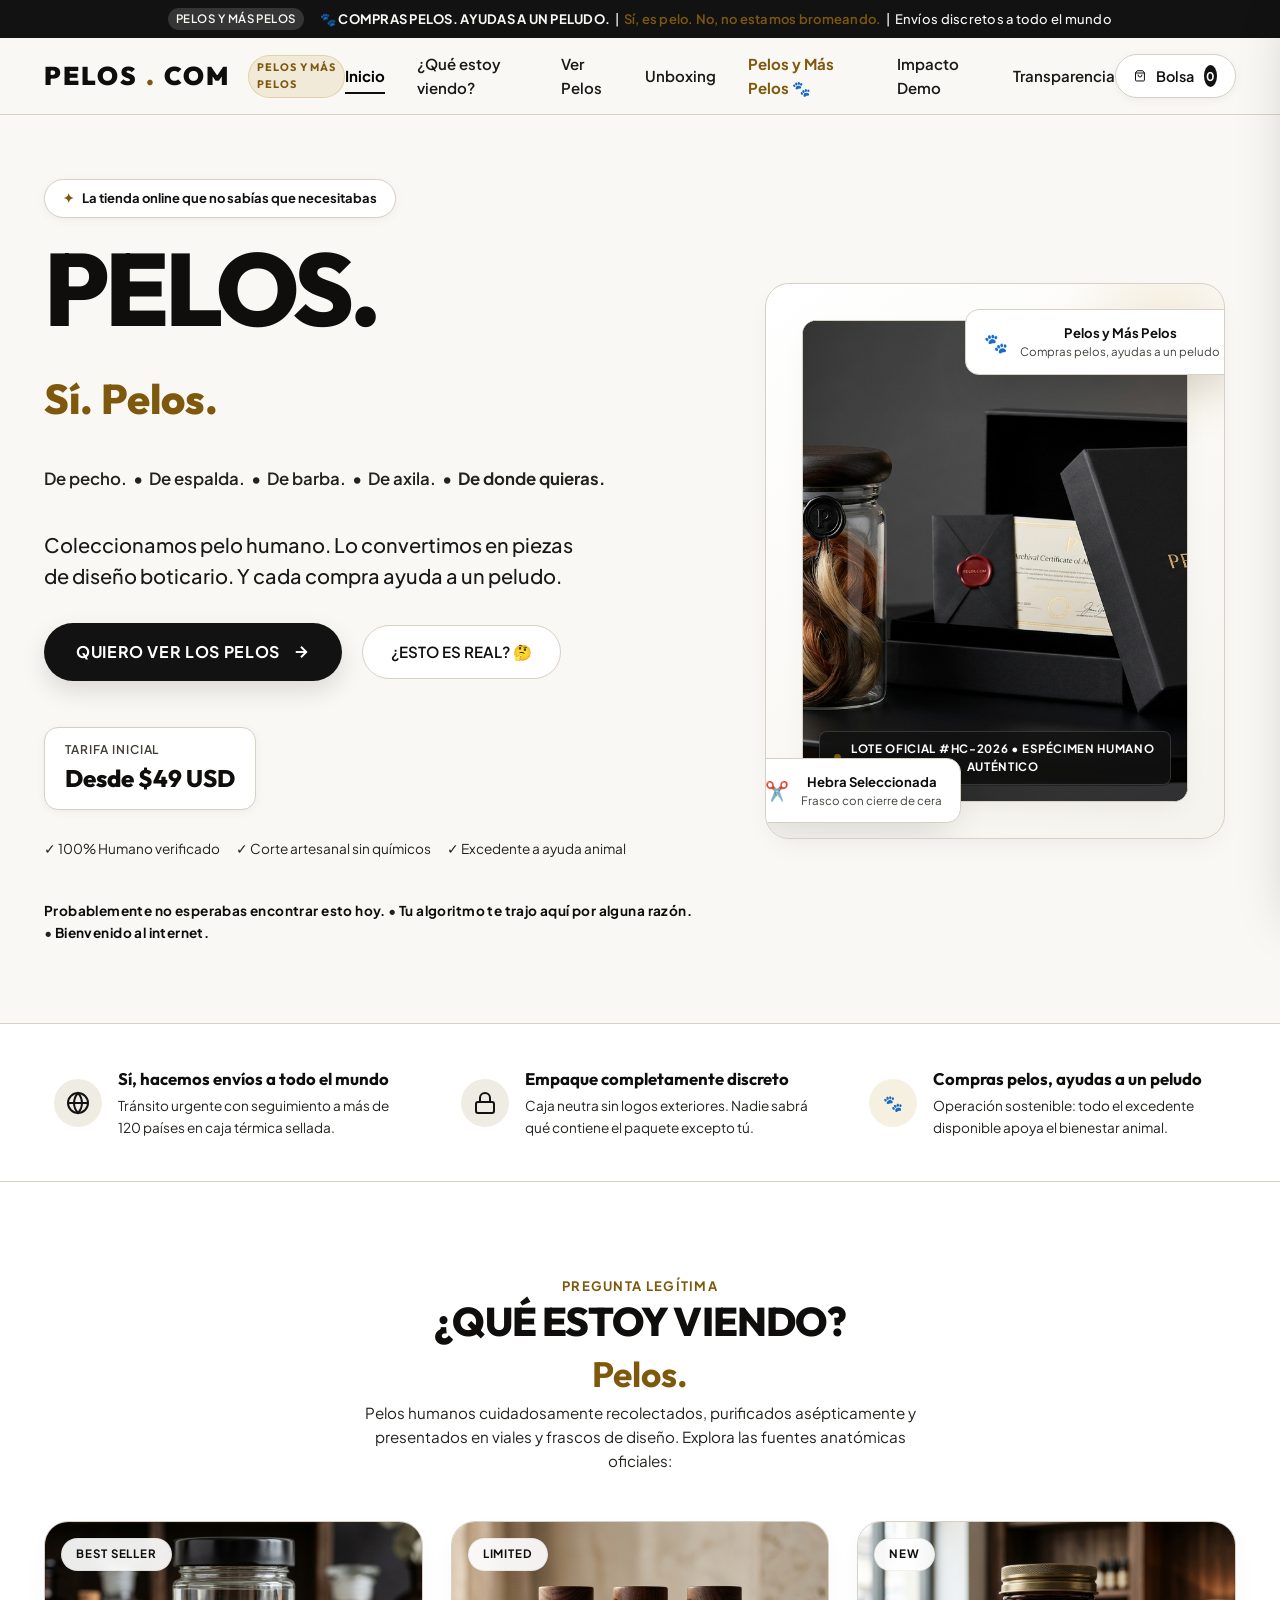
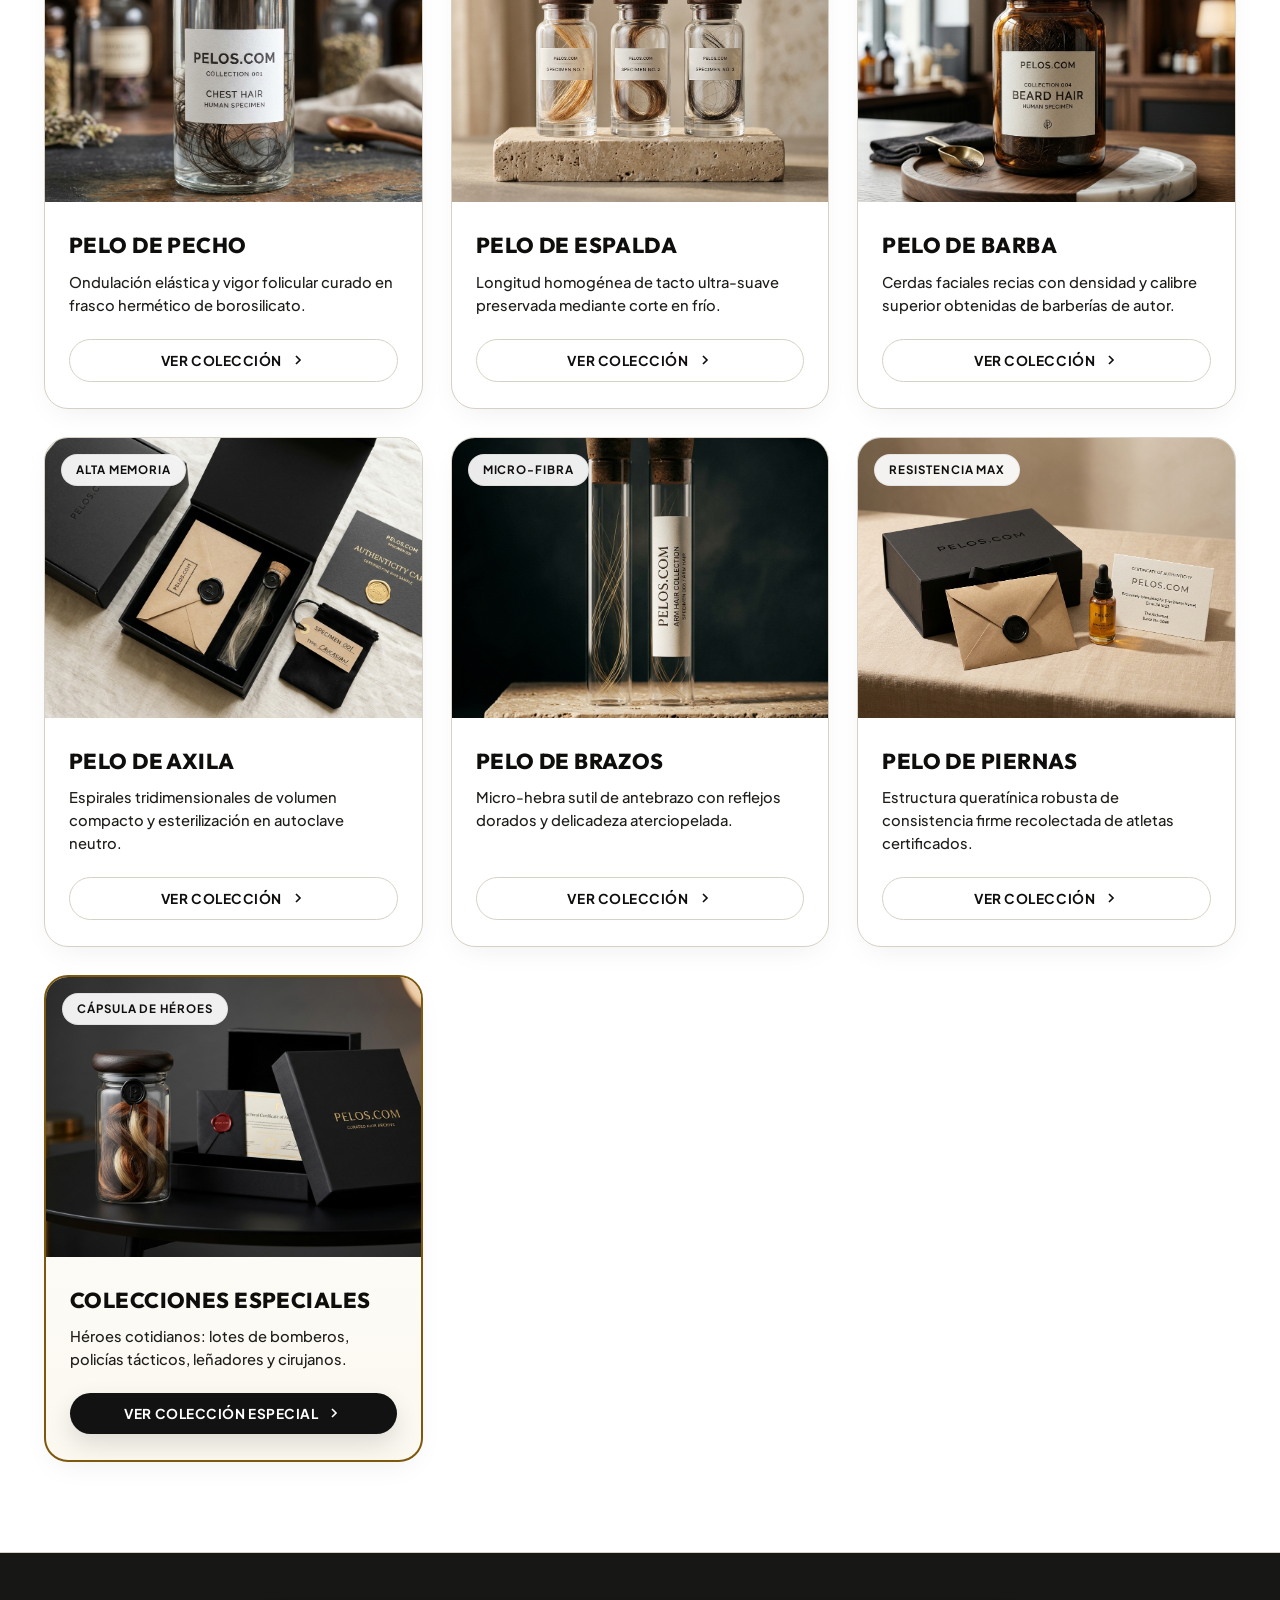
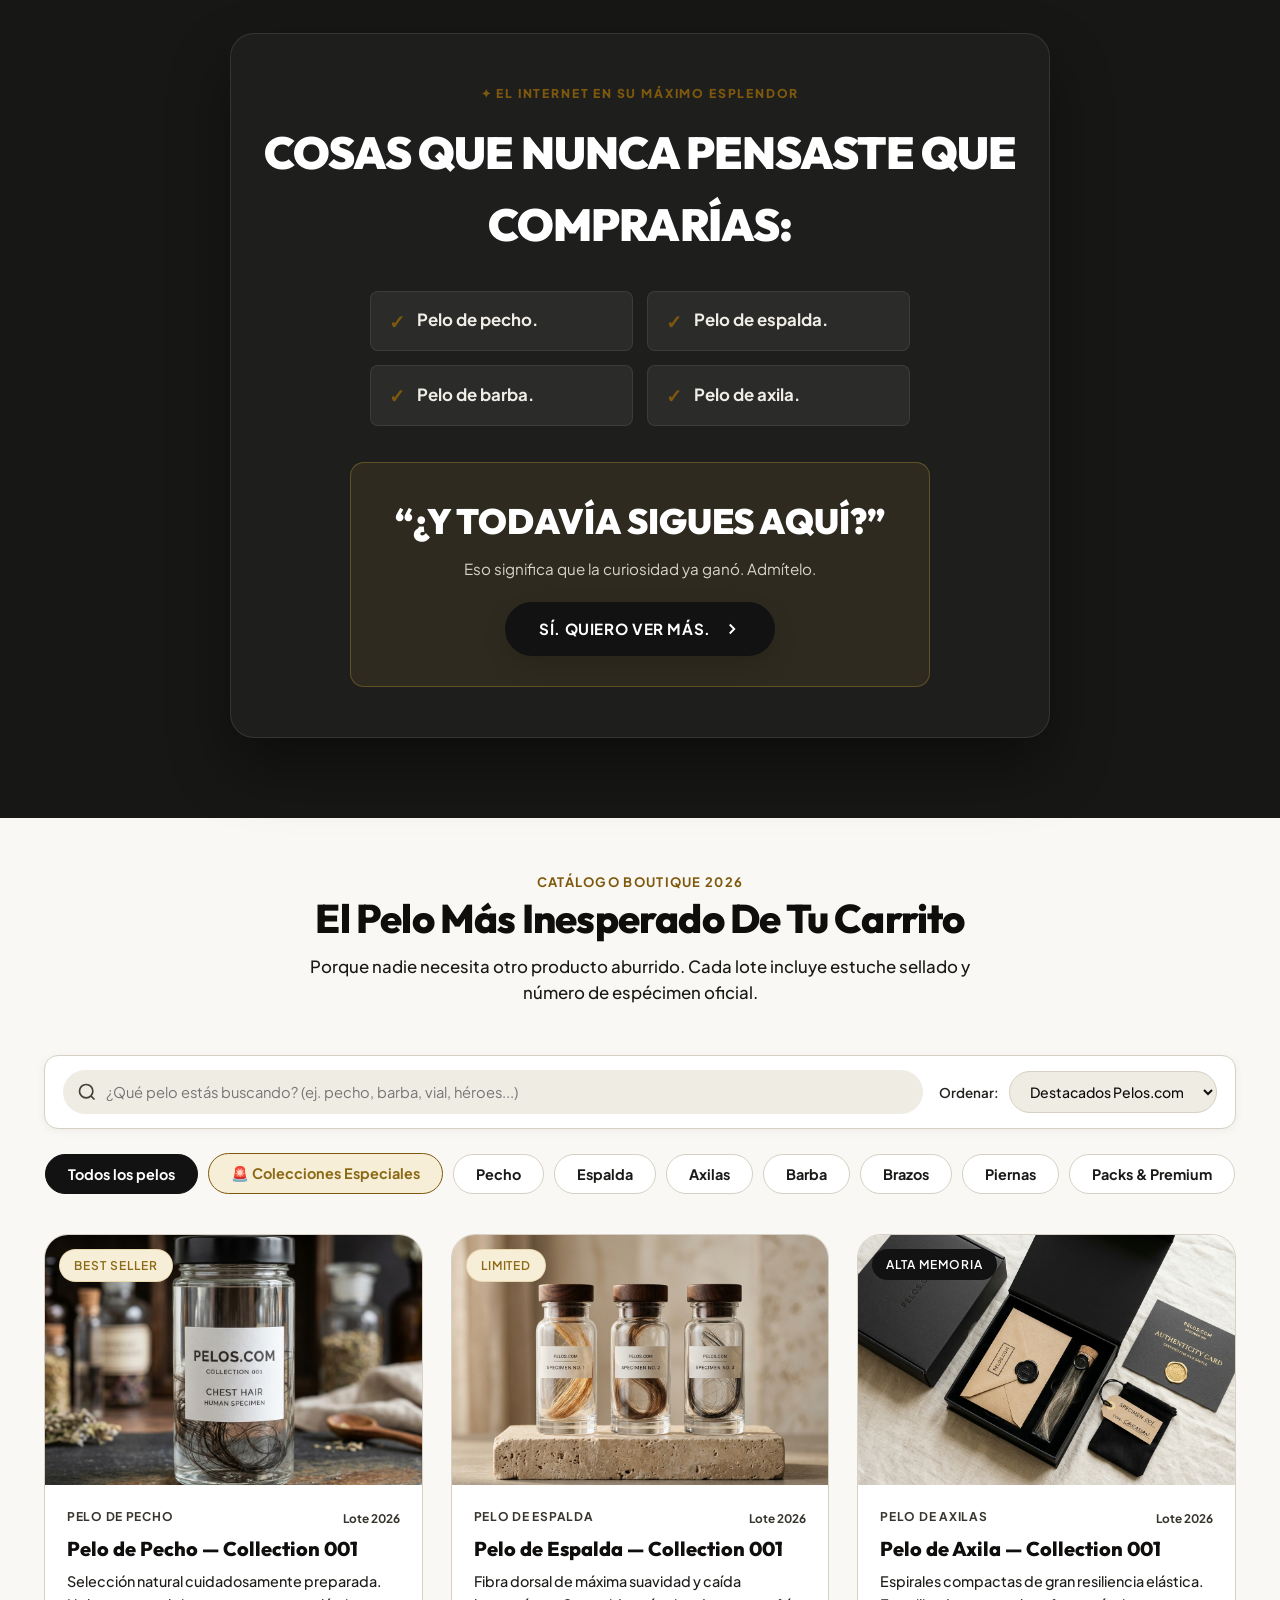
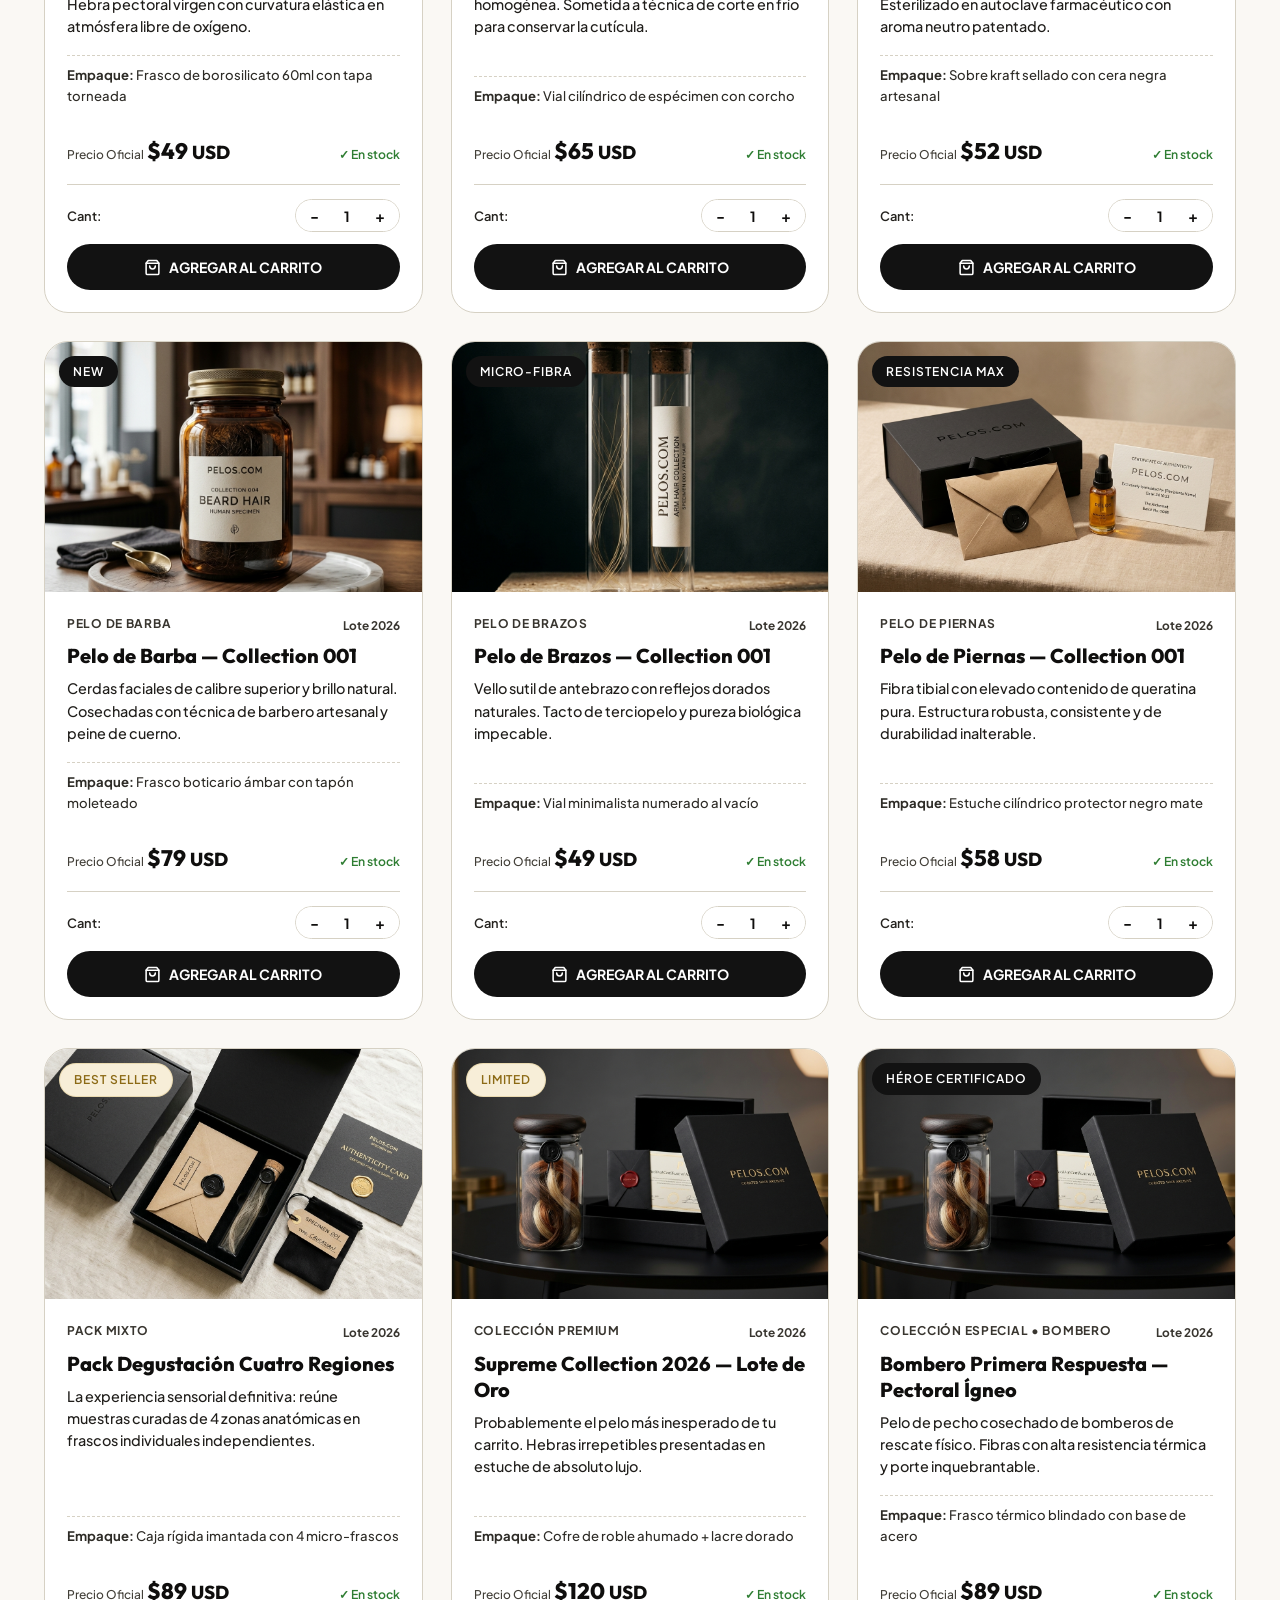
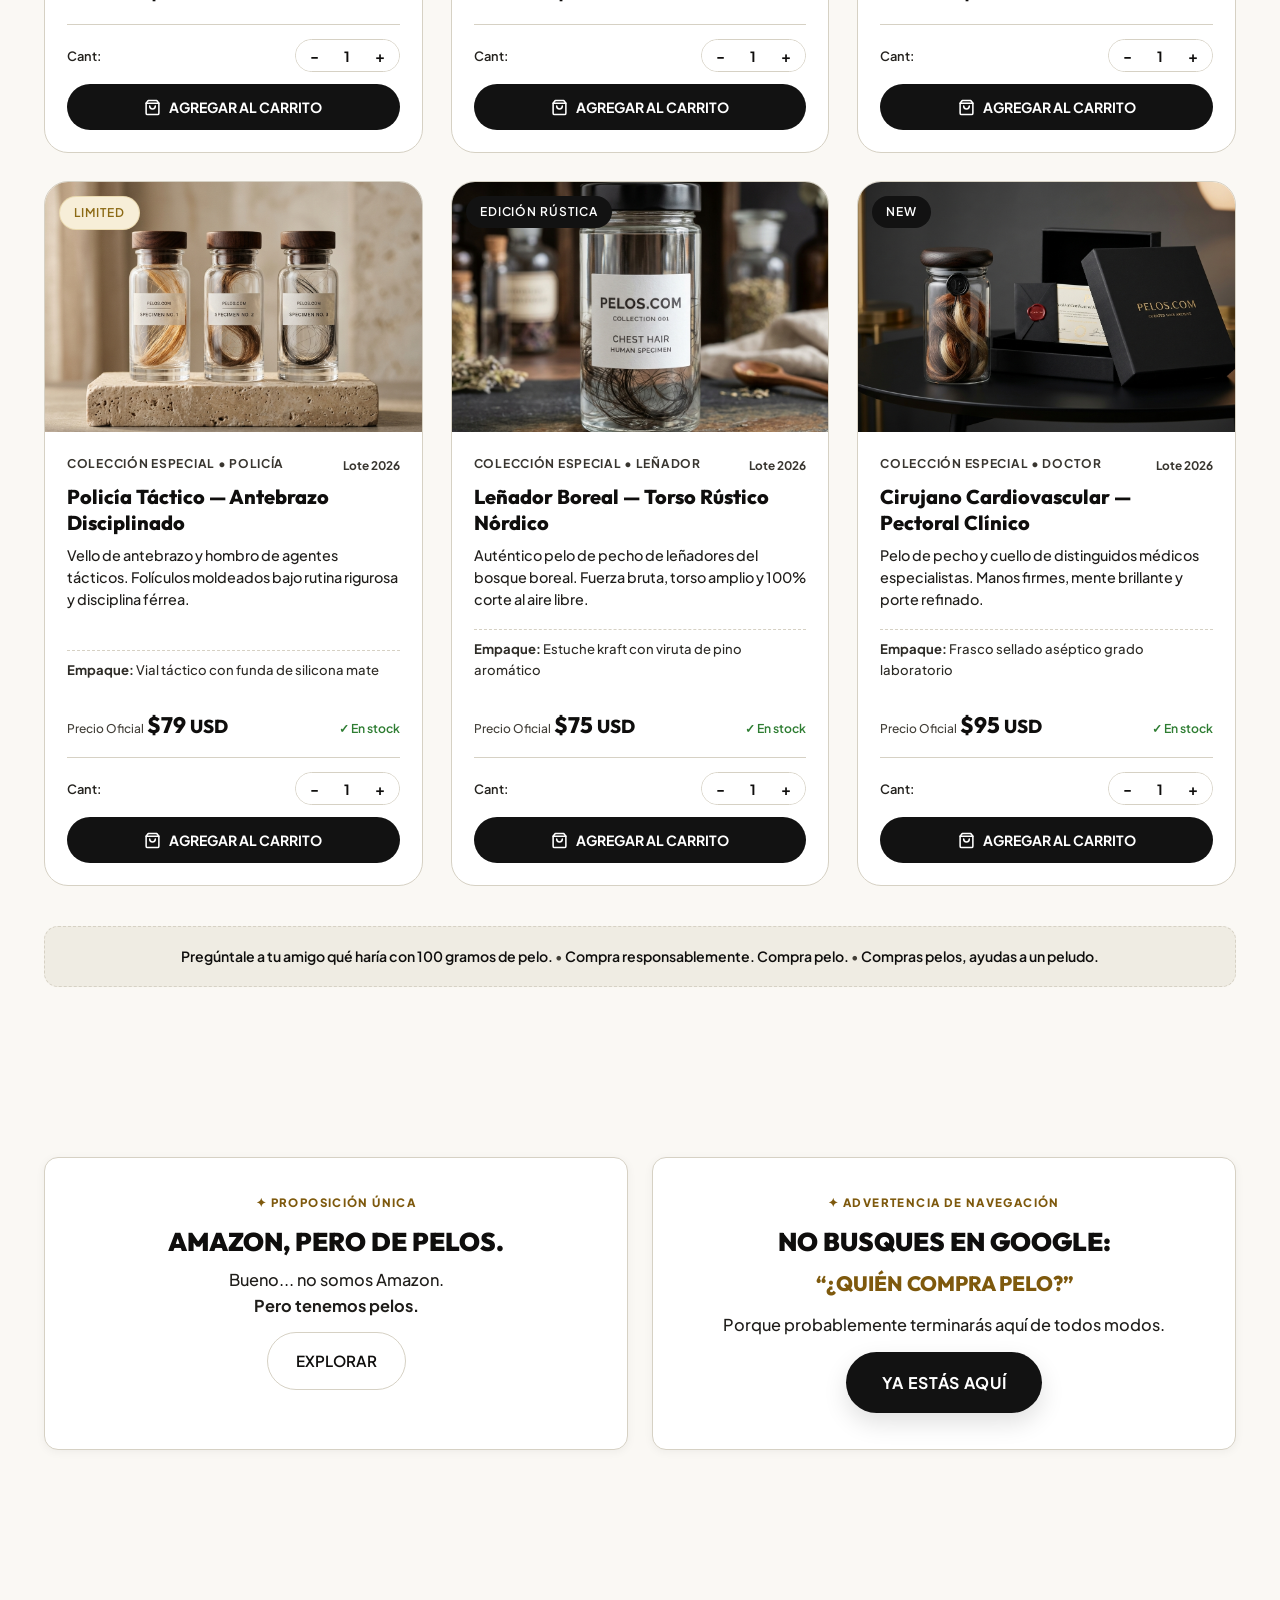
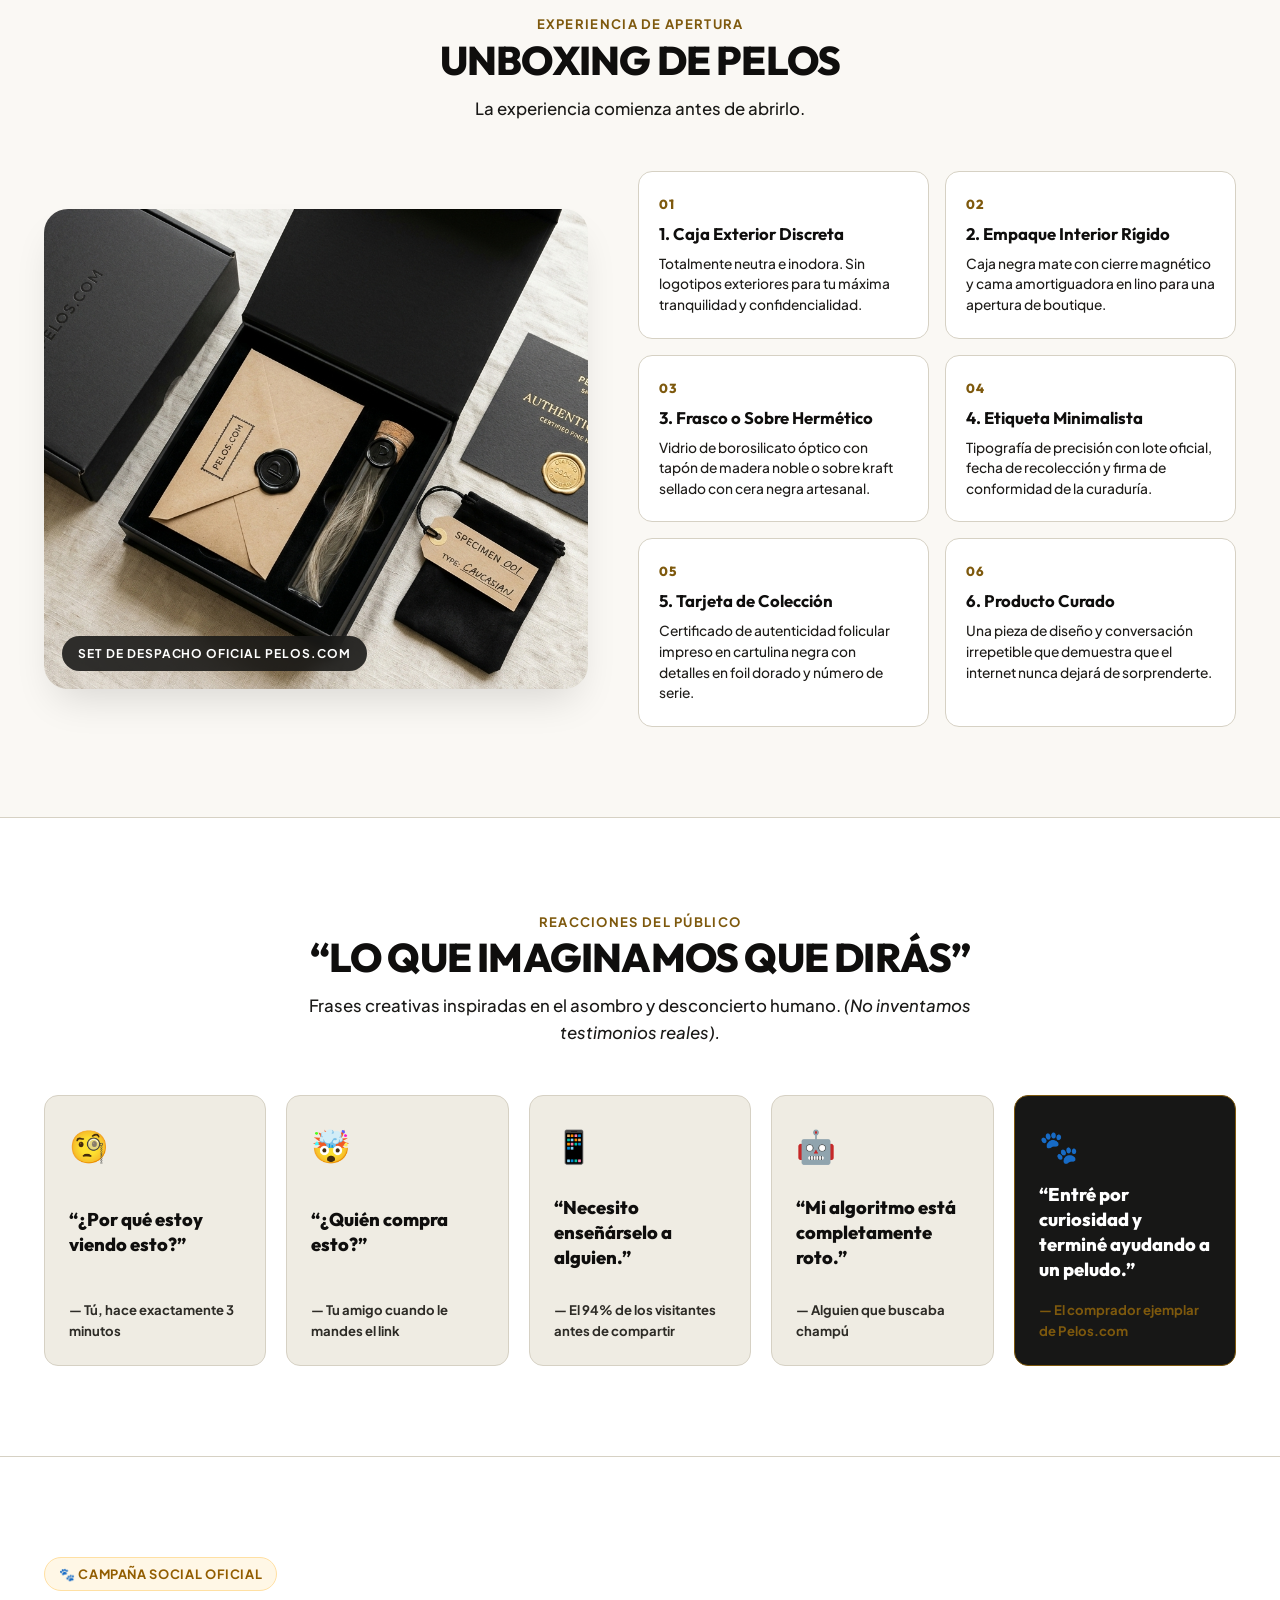
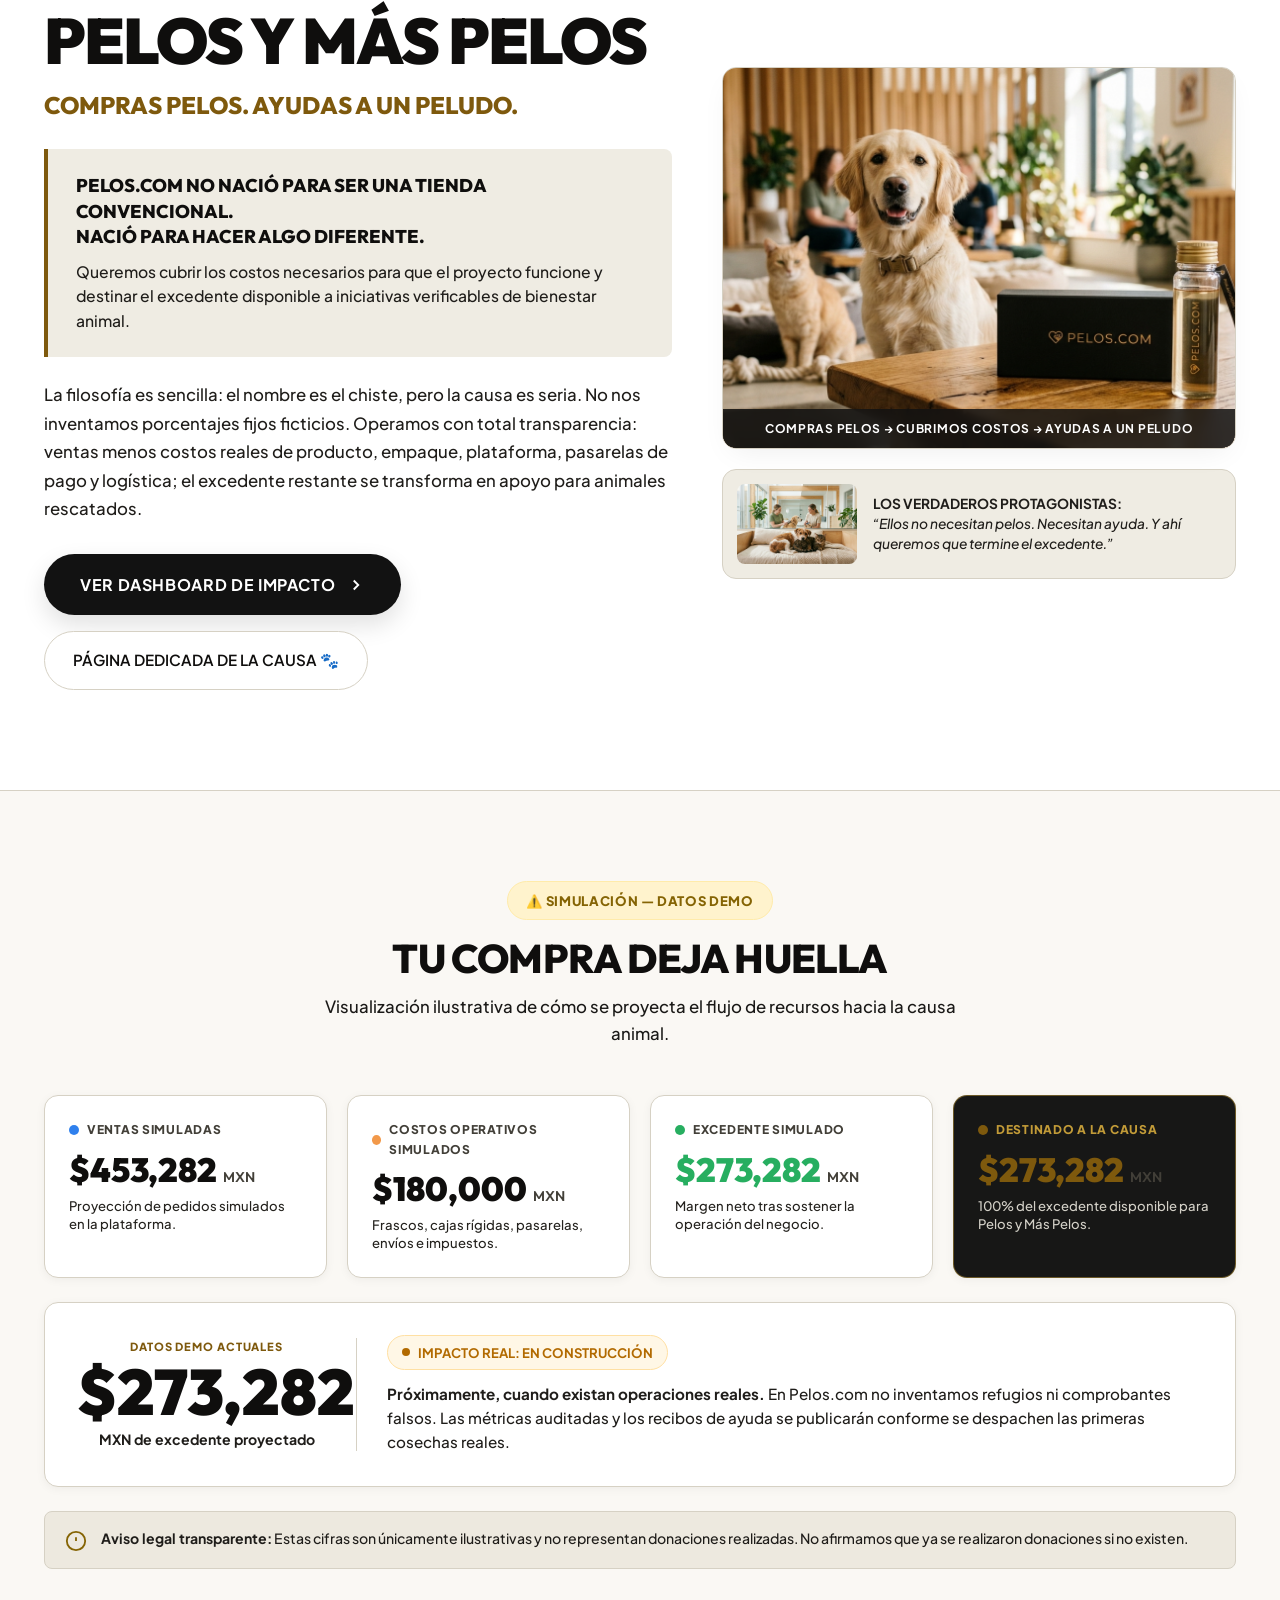
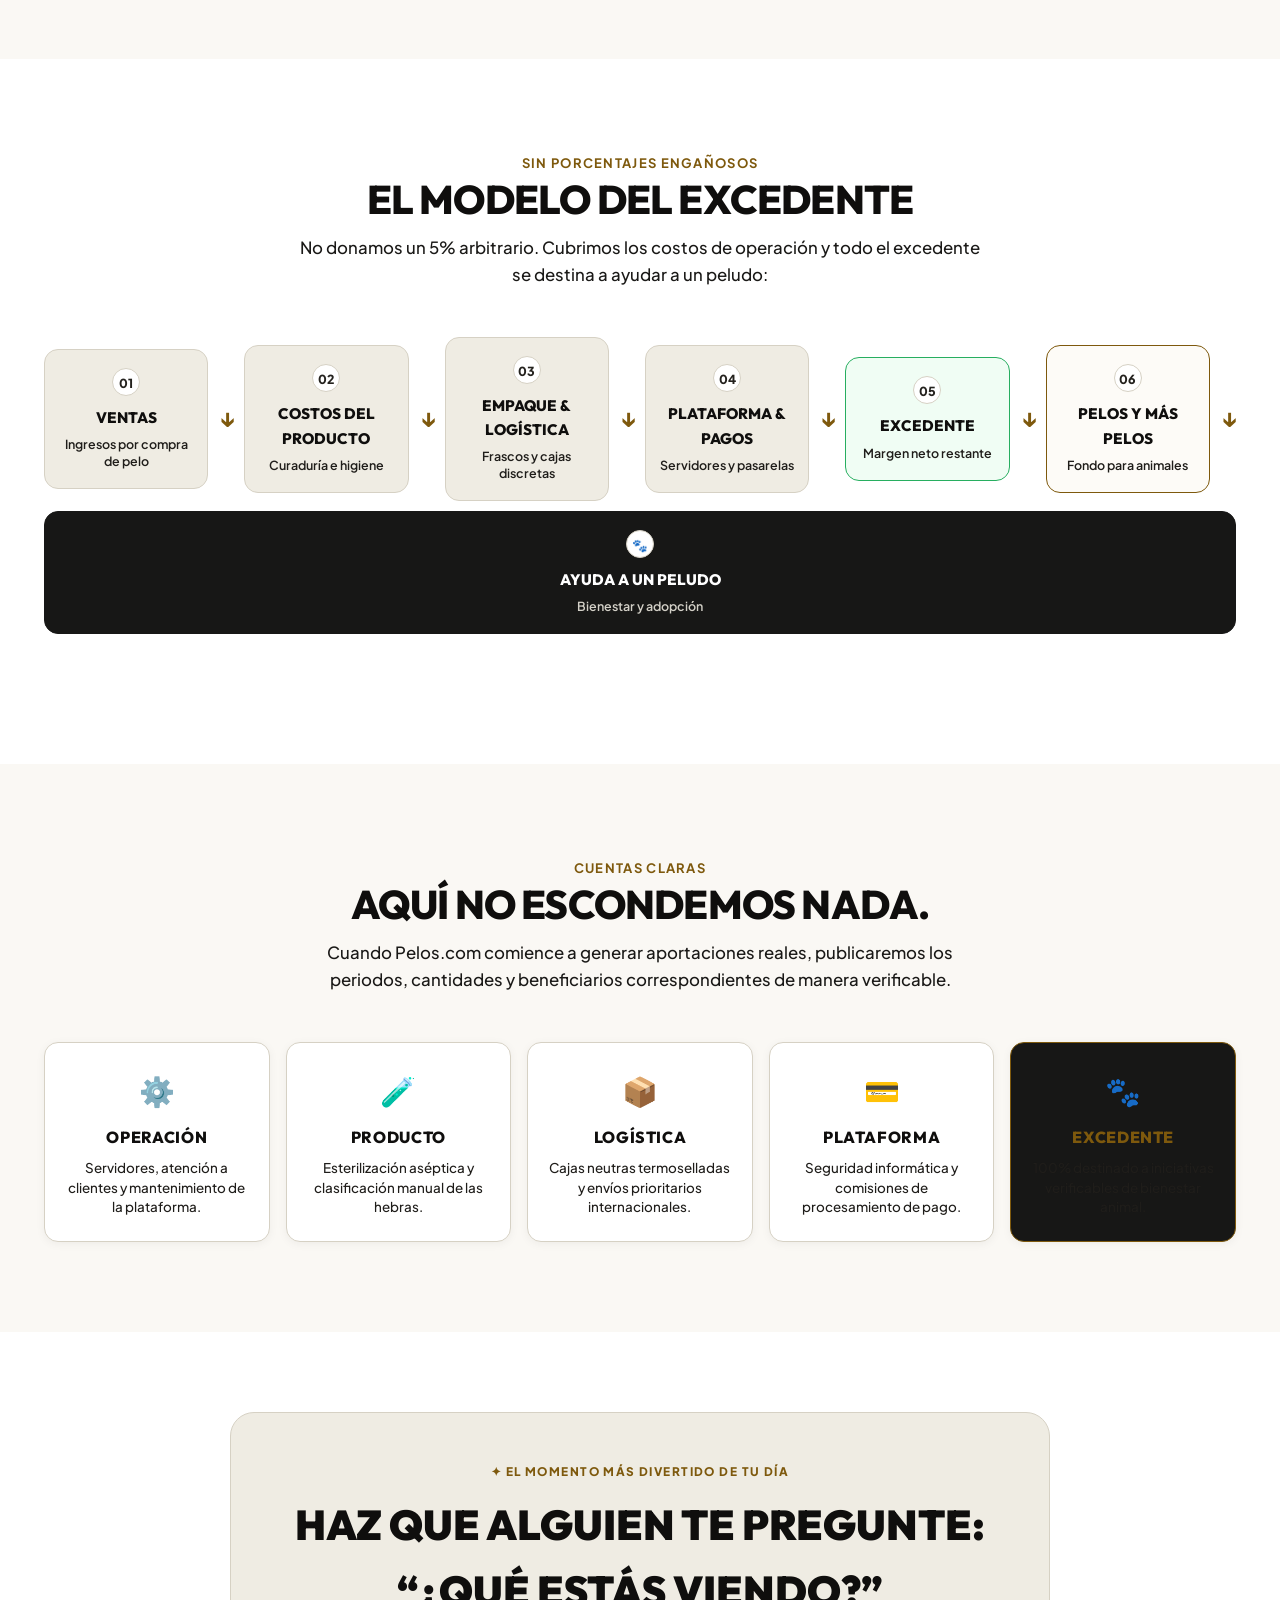
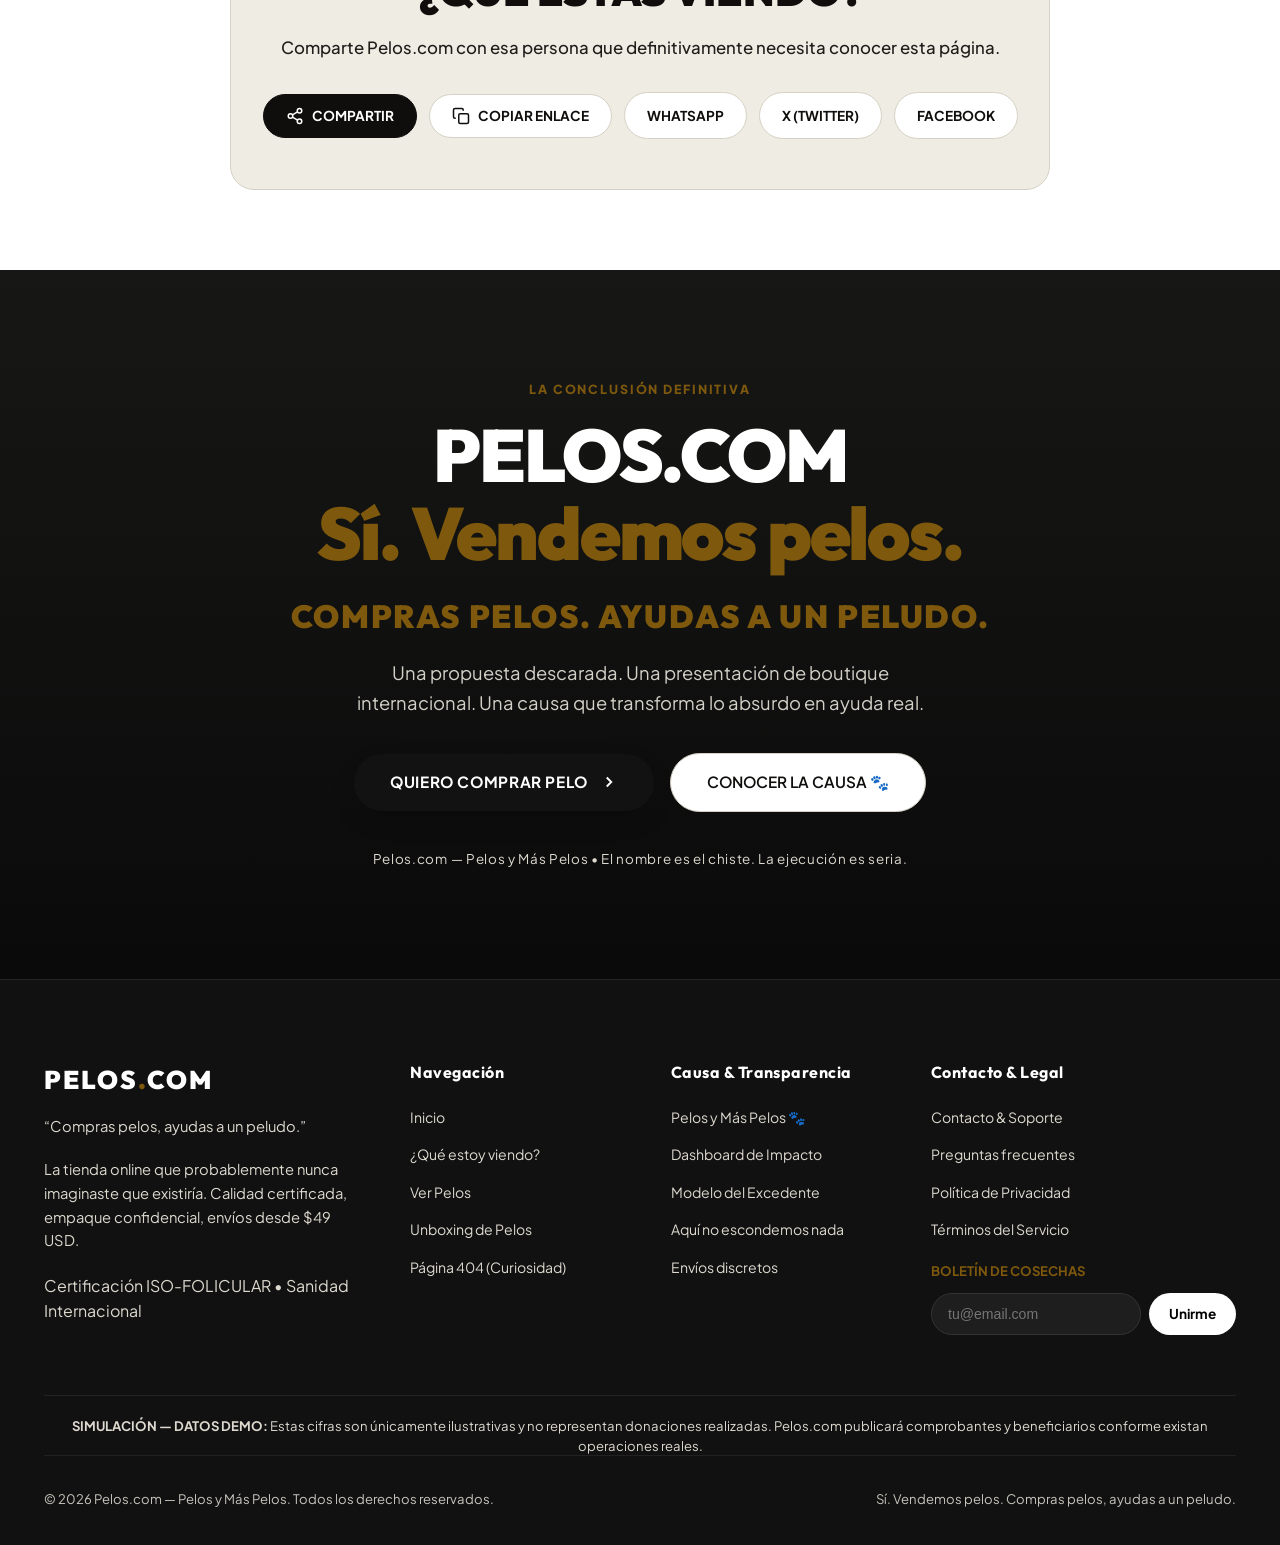
<file: index.html>
<!DOCTYPE html>
<html lang="es">
<head>
  <meta charset="UTF-8">
  <meta name="viewport" content="width=device-width, initial-scale=1.0">
  <title>Pelos.com — Sí. Vendemos pelos.</title>
  <meta name="description" content="Sí, vendemos pelos. Colecciones inesperadas, presentación premium y una causa: compras pelos, ayudas a un peludo.">
  <meta name="keywords" content="pelo humano, comprar pelo, tienda de pelos, pelos y mas pelos, compras pelos ayudas a un peludo, pelo de pecho, pelo de barba">
  <meta name="author" content="Pelos.com">
  <meta name="robots" content="index, follow">

  <!-- Open Graph / WhatsApp / Facebook / Telegram / iMessage -->
  <meta property="og:type" content="website">
  <meta property="og:site_name" content="Pelos.com">
  <meta property="og:url" content="https://arcano3ai.github.io/PELOS.COM/">
  <meta property="og:title" content="Pelos.com — Sí. Vendemos pelos.">
  <meta property="og:description" content="¿De verdad alguien vende pelos? Sí. Colecciones boutique y una causa social real: compras pelos, ayudas a un peludo. 🐾">
  <meta property="og:image" content="https://arcano3ai.github.io/PELOS.COM/assets/images/editorial/social_og.jpg">
  <meta property="og:image:url" content="https://arcano3ai.github.io/PELOS.COM/assets/images/editorial/social_og.jpg">
  <meta property="og:image:secure_url" content="https://arcano3ai.github.io/PELOS.COM/assets/images/editorial/social_og.jpg">
  <meta property="og:image:type" content="image/jpeg">
  <meta property="og:image:width" content="1200">
  <meta property="og:image:height" content="630">
  <meta property="og:image:alt" content="Pelos.com — Sí. Vendemos pelos. Compras pelos, ayudas a un peludo.">

  <!-- Meta Fallbacks para WhatsApp Web y Motores de Mensajería -->
  <meta name="image" content="https://arcano3ai.github.io/PELOS.COM/assets/images/editorial/social_og.jpg">
  <meta itemprop="image" content="https://arcano3ai.github.io/PELOS.COM/assets/images/editorial/social_og.jpg">
  <link rel="image_src" href="https://arcano3ai.github.io/PELOS.COM/assets/images/editorial/social_og.jpg">

  <!-- Twitter Card -->
  <meta name="twitter:card" content="summary_large_image">
  <meta name="twitter:title" content="Pelos.com — Sí. Vendemos pelos.">
  <meta name="twitter:description" content="¿De verdad alguien vende pelos? Sí. Y cada compra ayuda a un peludo. Compras pelos, ayudas a un peludo. 🐾">
  <meta name="twitter:image" content="https://arcano3ai.github.io/PELOS.COM/assets/images/editorial/social_og.jpg">

  <!-- Google Fonts: Outfit & Plus Jakarta Sans -->
  <link rel="preconnect" href="https://fonts.googleapis.com">
  <link rel="preconnect" href="https://fonts.gstatic.com" crossorigin>
  <link href="https://fonts.googleapis.com/css2?family=Outfit:wght@400;500;600;700;800;900&family=Plus+Jakarta+Sans:wght@400;500;600;700;800&display=swap" rel="stylesheet">

  <!-- Favicon Conceptual: 'P.' con textura de hebra -->
  <link rel="icon" type="image/svg+xml" href="data:image/svg+xml,%3Csvg xmlns='http://www.w3.org/2000/svg' viewBox='0 0 32 32'%3E%3Crect width='32' height='32' rx='8' fill='%23121212'/%3E%3Cpath d='M9 24V8h6.5a4.5 4.5 0 0 1 0 9H9' stroke='%23C29B38' stroke-width='2.8' stroke-linecap='round' stroke-linejoin='round' fill='none'/%3E%3Ccircle cx='21.5' cy='23' r='2' fill='%23C29B38'/%3E%3C/svg%3E">

  <!-- Stylesheet Principal -->
  <link rel="stylesheet" href="css/styles.css">

  <!-- Schema.org JSON-LD -->
  <script type="application/ld+json">
  {
    "@context": "https://schema.org",
    "@type": "Store",
    "name": "Pelos.com",
    "alternateName": "Pelos y Más Pelos",
    "description": "Sí, vendemos pelos. Colecciones inesperadas, presentación premium y una causa: compras pelos, ayudas a un peludo.",
    "slogan": "Compras pelos, ayudas a un peludo.",
    "url": "https://pelos.com",
    "priceRange": "$49 - $120 USD",
    "currenciesAccepted": "USD, MXN"
  }
  </script>
</head>
<body>

  <!-- LOADING SCREEN CORTO: "PEINANDO EL SITIO..." -> "LISTO." -->
  <div class="loading-screen" id="loading-screen" aria-hidden="true">
    <div class="loading-box">
      <div class="loading-logo">PELOS<span>.</span>COM</div>
      <div class="loading-status-text" id="loading-status-text">PEINANDO EL SITIO...</div>
      <div class="loading-progress-track">
        <div class="loading-progress-bar" id="loading-progress-bar"></div>
      </div>
    </div>
  </div>

  <!-- TOP ANNOUNCEMENT BAR CON MICROCOPY VIRAL -->
  <aside class="topbar" aria-label="Aviso de causa y envíos">
    <div class="container topbar-content">
      <span class="topbar-tag">PELOS Y MÁS PELOS</span>
      <span class="topbar-text">🐾 <strong>COMPRAS PELOS. AYUDAS A UN PELUDO.</strong> &nbsp;|&nbsp; <em>Sí, es pelo. No, no estamos bromeando.</em> &nbsp;|&nbsp; Envíos discretos a todo el mundo</span>
    </div>
  </aside>

  <!-- 1. HEADER & NAVEGACIÓN -->
  <header class="site-header" id="header">
    <div class="container nav-container">
      <a href="#inicio" class="brand-logo" aria-label="Pelos.com Inicio">
        PELOS<span class="dot">.</span>COM
        <span class="brand-badge-pill">Pelos y Más Pelos</span>
      </a>

      <nav class="nav-links" id="nav-links" aria-label="Navegación principal">
        <a href="#inicio" class="nav-link active">Inicio</a>
        <a href="#que-estoy-viendo" class="nav-link">¿Qué estoy viendo?</a>
        <a href="#tienda" class="nav-link">Ver Pelos</a>
        <a href="#unboxing" class="nav-link">Unboxing</a>
        <a href="#pelos-y-mas-pelos" class="nav-link nav-link-cause">Pelos y Más Pelos 🐾</a>
        <a href="#impacto" class="nav-link">Impacto Demo</a>
        <a href="#transparencia" class="nav-link">Transparencia</a>
      </nav>

      <div class="nav-actions">
        <button class="cart-btn" id="cart-open-btn" aria-label="Abrir bolsa de compras">
          <svg width="20" height="20" viewBox="0 0 24 24" fill="none" stroke="currentColor" stroke-width="2" stroke-linecap="round" stroke-linejoin="round">
            <path d="M6 2L3 6v14a2 2 0 0 0 2 2h14a2 2 0 0 0 2-2V6l-3-4z"></path>
            <line x1="3" y1="6" x2="21" y2="6"></line>
            <path d="M16 10a4 4 0 0 1-8 0"></path>
          </svg>
          <span class="cart-btn-label">Bolsa</span>
          <span class="cart-badge" id="cart-badge">0</span>
        </button>

        <button class="mobile-menu-btn" id="mobile-menu-btn" aria-label="Menú móvil">
          <svg width="26" height="26" viewBox="0 0 24 24" fill="none" stroke="currentColor" stroke-width="2" stroke-linecap="round" stroke-linejoin="round">
            <line x1="3" y1="12" x2="21" y2="12"></line>
            <line x1="3" y1="6" x2="21" y2="6"></line>
            <line x1="3" y1="18" x2="21" y2="18"></line>
          </svg>
        </button>
      </div>
    </div>
  </header>

  <main>
    <!-- 2. HERO PRINCIPAL: DESCARADO, ABSURDO & ULTRA-PREMIUM -->
    <section class="hero-section" id="inicio">
      <div class="container hero-grid">
        <div class="hero-content">
          <div class="hero-pill-badge">
            <span class="sparkle">✦</span>
            <span>La tienda online que no sabías que necesitabas</span>
          </div>

          <!-- Título gigantesco -->
          <h1 class="hero-title hero-title-bold">
            PELOS.
          </h1>

          <div class="hero-tagline-punch">
            Sí. Pelos.
          </div>

          <p class="hero-anatomy-list">
            De pecho. &nbsp;•&nbsp; De espalda. &nbsp;•&nbsp; De barba. &nbsp;•&nbsp; De axila. &nbsp;•&nbsp; <strong>De donde quieras.</strong>
          </p>

          <p class="hero-subtitle">
            Coleccionamos pelo humano. Lo convertimos en piezas de diseño boticario. Y cada compra ayuda a un peludo.
          </p>

          <div class="hero-meta-row">
            <a href="#tienda" class="btn-primary hero-main-btn">
              QUIERO VER LOS PELOS
              <svg width="18" height="18" viewBox="0 0 24 24" fill="none" stroke="currentColor" stroke-width="2.5">
                <line x1="5" y1="12" x2="19" y2="12"></line>
                <polyline points="12 5 19 12 12 19"></polyline>
              </svg>
            </a>

            <!-- CTA Secundario que abre el modal "¿ESTO ES REAL?" -->
            <button type="button" class="btn-secondary" id="open-is-real-btn">
              ¿ESTO ES REAL? 🤔
            </button>
          </div>

          <div class="hero-price-strip">
            <div class="hero-price-badge">
              <span class="hero-price-label">Tarifa inicial</span>
              <span class="hero-price-val">Desde $49 USD</span>
            </div>
            <div class="hero-features-chips">
              <span>✓ 100% Humano verificado</span>
              <span>✓ Corte artesanal sin químicos</span>
              <span>✓ Excedente a ayuda animal</span>
            </div>
          </div>

          <!-- Microcopy de bienvenida al internet -->
          <div class="hero-microcopy">
            <span>Probablemente no esperabas encontrar esto hoy.</span> • <span>Tu algoritmo te trajo aquí por alguna razón.</span> • <span>Bienvenido al internet.</span>
          </div>
        </div>

        <!-- Visual Hero de Lujo -->
        <div class="hero-visual">
          <div class="hero-art-card">
            <div class="hero-art-backdrop"></div>
            
            <div class="hero-photo-wrapper">
              <img src="assets/images/hero/hero_specimen.jpg" alt="Mesa de fotografía editorial de lujo con frasco de pelo humano, caja negra y tarjeta PELOS.COM" class="hero-main-photo">
              
              <div class="specimen-tag-badge">
                <span class="pulse-indicator"></span>
                <span>LOTE OFICIAL #HC-2026 • ESPÉCIMEN HUMANO AUTÉNTICO</span>
              </div>
            </div>

            <!-- Floating Micro Cards -->
            <div class="hero-floating-card floating-1">
              <span style="font-size: 1.2rem;">✂️</span>
              <div>
                <div style="font-size: 0.82rem; font-weight: 700;">Hebra Seleccionada</div>
                <div style="font-size: 0.72rem; color: var(--text-muted);">Frasco con cierre de cera</div>
              </div>
            </div>

            <div class="hero-floating-card floating-2">
              <span style="font-size: 1.2rem;">🐾</span>
              <div>
                <div style="font-size: 0.82rem; font-weight: 700;">Pelos y Más Pelos</div>
                <div style="font-size: 0.72rem; color: var(--text-muted);">Compras pelos, ayudas a un peludo</div>
              </div>
            </div>
          </div>
        </div>
      </div>
    </section>

    <!-- 3. BARRA DE CONFIANZA & ENLACE CON LA CAUSA -->
    <section class="trust-bar" id="envios">
      <div class="container trust-grid">
        <div class="trust-item">
          <div class="trust-icon-box">
            <svg width="24" height="24" viewBox="0 0 24 24" fill="none" stroke="currentColor" stroke-width="2">
              <circle cx="12" cy="12" r="10"></circle>
              <line x1="2" y1="12" x2="22" y2="12"></line>
              <path d="M12 2a15.3 15.3 0 0 1 4 10 15.3 15.3 0 0 1-4 10 15.3 15.3 0 0 1-4-10 15.3 15.3 0 0 1 4-10z"></path>
            </svg>
          </div>
          <div class="trust-text">
            <h4>Sí, hacemos envíos a todo el mundo</h4>
            <p>Tránsito urgente con seguimiento a más de 120 países en caja térmica sellada.</p>
          </div>
        </div>

        <div class="trust-item">
          <div class="trust-icon-box">
            <svg width="24" height="24" viewBox="0 0 24 24" fill="none" stroke="currentColor" stroke-width="2">
              <rect x="3" y="11" width="18" height="11" rx="2" ry="2"></rect>
              <path d="M7 11V7a5 5 0 0 1 10 0v4"></path>
            </svg>
          </div>
          <div class="trust-text">
            <h4>Empaque completamente discreto</h4>
            <p>Caja neutra sin logos exteriores. Nadie sabrá qué contiene el paquete excepto tú.</p>
          </div>
        </div>

        <div class="trust-item">
          <div class="trust-icon-box" style="background: rgba(194, 155, 56, 0.15); color: var(--accent-gold);">
            🐾
          </div>
          <div class="trust-text">
            <h4>Compras pelos, ayudas a un peludo</h4>
            <p>Operación sostenible: todo el excedente disponible apoya el bienestar animal.</p>
          </div>
        </div>
      </div>
    </section>

    <!-- 4. SECCIÓN INTERACTIVA: “¿QUÉ ESTOY VIENDO?” -->
    <section class="what-am-i-seeing-section" id="que-estoy-viendo">
      <div class="container">
        <div class="section-header">
          <span class="section-label">Pregunta Legítima</span>
          <h2 class="section-title">¿QUÉ ESTOY VIENDO?</h2>
          <p class="section-desc what-answer-lead">
            <strong>Pelos.</strong>
          </p>
          <p style="font-size: 0.95rem; color: var(--text-secondary); max-width: 580px; margin: 8px auto 0 auto;">
            Pelos humanos cuidadosamente recolectados, purificados asépticamente y presentados en viales y frascos de diseño. Explora las fuentes anatómicas oficiales:
          </p>
        </div>

        <div class="collections-gallery-grid">
          <!-- Pecho -->
          <article class="collection-large-card">
            <div class="collection-image-wrapper">
              <img src="assets/images/products/product_chest.jpg" alt="Pelo de Pecho Pelos.com" loading="lazy">
              <span class="collection-tag">BEST SELLER</span>
            </div>
            <div class="collection-card-body">
              <h3 class="collection-card-title">PELO DE PECHO</h3>
              <p class="collection-card-desc">Ondulación elástica y vigor folicular curado en frasco hermético de borosilicato.</p>
              <button class="btn-secondary collection-cta-btn" onclick="window.filterByCat('pecho')" type="button">
                VER COLECCIÓN
                <svg width="16" height="16" viewBox="0 0 24 24" fill="none" stroke="currentColor" stroke-width="2.5"><polyline points="9 18 15 12 9 6"></polyline></svg>
              </button>
            </div>
          </article>

          <!-- Espalda -->
          <article class="collection-large-card">
            <div class="collection-image-wrapper">
              <img src="assets/img/pelos_vials_set.jpg" alt="Pelo de Espalda Pelos.com" loading="lazy">
              <span class="collection-tag">LIMITED</span>
            </div>
            <div class="collection-card-body">
              <h3 class="collection-card-title">PELO DE ESPALDA</h3>
              <p class="collection-card-desc">Longitud homogénea de tacto ultra-suave preservada mediante corte en frío.</p>
              <button class="btn-secondary collection-cta-btn" onclick="window.filterByCat('espalda')" type="button">
                VER COLECCIÓN
                <svg width="16" height="16" viewBox="0 0 24 24" fill="none" stroke="currentColor" stroke-width="2.5"><polyline points="9 18 15 12 9 6"></polyline></svg>
              </button>
            </div>
          </article>

          <!-- Barba -->
          <article class="collection-large-card">
            <div class="collection-image-wrapper">
              <img src="assets/images/products/product_beard.jpg" alt="Pelo de Barba Pelos.com" loading="lazy">
              <span class="collection-tag">NEW</span>
            </div>
            <div class="collection-card-body">
              <h3 class="collection-card-title">PELO DE BARBA</h3>
              <p class="collection-card-desc">Cerdas faciales recias con densidad y calibre superior obtenidas de barberías de autor.</p>
              <button class="btn-secondary collection-cta-btn" onclick="window.filterByCat('barba')" type="button">
                VER COLECCIÓN
                <svg width="16" height="16" viewBox="0 0 24 24" fill="none" stroke="currentColor" stroke-width="2.5"><polyline points="9 18 15 12 9 6"></polyline></svg>
              </button>
            </div>
          </article>

          <!-- Axila -->
          <article class="collection-large-card">
            <div class="collection-image-wrapper">
              <img src="assets/images/packaging/packaging_unboxing.jpg" alt="Pelo de Axila Pelos.com" loading="lazy">
              <span class="collection-tag">ALTA MEMORIA</span>
            </div>
            <div class="collection-card-body">
              <h3 class="collection-card-title">PELO DE AXILA</h3>
              <p class="collection-card-desc">Espirales tridimensionales de volumen compacto y esterilización en autoclave neutro.</p>
              <button class="btn-secondary collection-cta-btn" onclick="window.filterByCat('axila')" type="button">
                VER COLECCIÓN
                <svg width="16" height="16" viewBox="0 0 24 24" fill="none" stroke="currentColor" stroke-width="2.5"><polyline points="9 18 15 12 9 6"></polyline></svg>
              </button>
            </div>
          </article>

          <!-- Brazos -->
          <article class="collection-large-card">
            <div class="collection-image-wrapper">
              <img src="assets/images/products/product_arm.jpg" alt="Pelo de Brazos Pelos.com" loading="lazy">
              <span class="collection-tag">MICRO-FIBRA</span>
            </div>
            <div class="collection-card-body">
              <h3 class="collection-card-title">PELO DE BRAZOS</h3>
              <p class="collection-card-desc">Micro-hebra sutil de antebrazo con reflejos dorados y delicadeza aterciopelada.</p>
              <button class="btn-secondary collection-cta-btn" onclick="window.filterByCat('brazos')" type="button">
                VER COLECCIÓN
                <svg width="16" height="16" viewBox="0 0 24 24" fill="none" stroke="currentColor" stroke-width="2.5"><polyline points="9 18 15 12 9 6"></polyline></svg>
              </button>
            </div>
          </article>

          <!-- Piernas -->
          <article class="collection-large-card">
            <div class="collection-image-wrapper">
              <img src="assets/img/pelos_packaging_set.jpg" alt="Pelo de Piernas Pelos.com" loading="lazy">
              <span class="collection-tag">RESISTENCIA MAX</span>
            </div>
            <div class="collection-card-body">
              <h3 class="collection-card-title">PELO DE PIERNAS</h3>
              <p class="collection-card-desc">Estructura queratínica robusta de consistencia firme recolectada de atletas certificados.</p>
              <button class="btn-secondary collection-cta-btn" onclick="window.filterByCat('piernas')" type="button">
                VER COLECCIÓN
                <svg width="16" height="16" viewBox="0 0 24 24" fill="none" stroke="currentColor" stroke-width="2.5"><polyline points="9 18 15 12 9 6"></polyline></svg>
              </button>
            </div>
          </article>

          <!-- Colecciones Especiales -->
          <article class="collection-large-card collection-card-special">
            <div class="collection-image-wrapper">
              <img src="assets/images/hero/hero_specimen.jpg" alt="Colecciones Especiales Pelos.com" loading="lazy">
              <span class="collection-tag badge-gold">CÁPSULA DE HÉROES</span>
            </div>
            <div class="collection-card-body">
              <h3 class="collection-card-title">COLECCIONES ESPECIALES</h3>
              <p class="collection-card-desc">Héroes cotidianos: lotes de bomberos, policías tácticos, leñadores y cirujanos.</p>
              <button class="btn-primary collection-cta-btn" onclick="window.filterByCat('profesiones')" type="button">
                VER COLECCIÓN ESPECIAL
                <svg width="16" height="16" viewBox="0 0 24 24" fill="none" stroke="currentColor" stroke-width="2.5"><polyline points="9 18 15 12 9 6"></polyline></svg>
              </button>
            </div>
          </article>
        </div>
      </div>
    </section>

    <!-- 5. SECCIÓN MEME: “COSAS QUE NUNCA PENSASTE QUE COMPRARÍAS” -->
    <section class="meme-viral-section">
      <div class="container">
        <div class="meme-card">
          <span class="meme-eyebrow">✦ EL INTERNET EN SU MÁXIMO ESPLENDOR</span>
          <h2 class="meme-title">COSAS QUE NUNCA PENSASTE QUE COMPRARÍAS:</h2>
          
          <div class="meme-items-stack">
            <div class="meme-item">
              <span class="meme-cross">✓</span>
              <span>Pelo de pecho.</span>
            </div>
            <div class="meme-item">
              <span class="meme-cross">✓</span>
              <span>Pelo de espalda.</span>
            </div>
            <div class="meme-item">
              <span class="meme-cross">✓</span>
              <span>Pelo de barba.</span>
            </div>
            <div class="meme-item">
              <span class="meme-cross">✓</span>
              <span>Pelo de axila.</span>
            </div>
          </div>

          <div class="meme-climax-box">
            <h3 class="meme-punchline">“¿Y TODAVÍA SIGUES AQUÍ?”</h3>
            <p class="meme-subpunch">Eso significa que la curiosidad ya ganó. Admítelo.</p>
            <a href="#tienda" class="btn-primary meme-btn">
              SÍ. QUIERO VER MÁS.
              <svg width="18" height="18" viewBox="0 0 24 24" fill="none" stroke="currentColor" stroke-width="2.5"><polyline points="9 18 15 12 9 6"></polyline></svg>
            </a>
          </div>
        </div>
      </div>
    </section>

    <!-- 6. CATÁLOGO COMERCIAL: PRODUCTOS, BUSCADOR & FILTROS -->
    <section class="products-section" id="tienda">
      <div class="container">
        <div class="section-header">
          <span class="section-label">Catálogo Boutique 2026</span>
          <h2 class="section-title">El Pelo Más Inesperado De Tu Carrito</h2>
          <p class="section-desc">
            Porque nadie necesita otro producto aburrido. Cada lote incluye estuche sellado y número de espécimen oficial.
          </p>
        </div>

        <!-- Barra de Búsqueda y Ordenamiento en Vivo -->
        <div class="shop-toolbar">
          <div class="search-box">
            <svg class="search-icon" width="20" height="20" viewBox="0 0 24 24" fill="none" stroke="currentColor" stroke-width="2">
              <circle cx="11" cy="11" r="8"></circle>
              <line x1="21" y1="21" x2="16.65" y2="16.65"></line>
            </svg>
            <input type="text" id="search-input" class="search-input" placeholder="¿Qué pelo estás buscando? (ej. pecho, barba, vial, héroes...)" aria-label="Buscador de colecciones de pelo">
          </div>

          <div class="sort-box">
            <label for="sort-select" class="sort-label">Ordenar:</label>
            <select id="sort-select" class="sort-select" aria-label="Ordenar productos">
              <option value="featured">Destacados Pelos.com</option>
              <option value="price-low">Precio: Menor a Mayor</option>
              <option value="price-high">Precio: Mayor a Menor</option>
              <option value="newest">Más Recientes</option>
            </select>
          </div>
        </div>

        <!-- Filtros por Categoría -->
        <div class="category-filter-bar" role="tablist" aria-label="Filtro de colecciones">
          <button class="filter-btn active" data-category="todos" type="button">Todos los pelos</button>
          <button class="filter-btn filter-btn-highlight" data-category="profesiones" type="button">🚨 Colecciones Especiales</button>
          <button class="filter-btn" data-category="pecho" type="button">Pecho</button>
          <button class="filter-btn" data-category="espalda" type="button">Espalda</button>
          <button class="filter-btn" data-category="axila" type="button">Axilas</button>
          <button class="filter-btn" data-category="barba" type="button">Barba</button>
          <button class="filter-btn" data-category="brazos" type="button">Brazos</button>
          <button class="filter-btn" data-category="piernas" type="button">Piernas</button>
          <button class="filter-btn" data-category="mixto" type="button">Packs & Premium</button>
        </div>

        <!-- Grid de Tarjetas de Productos -->
        <div class="products-grid" id="products-grid">
          <!-- Renderizado dinámicamente vía app.js -->
        </div>

        <!-- Microcopy intermedio -->
        <div class="shop-mid-strip">
          <span>Pregúntale a tu amigo qué haría con 100 gramos de pelo.</span> • <span>Compra responsablemente. Compra pelo.</span> • <span>Compras pelos, ayudas a un peludo.</span>
        </div>
      </div>
    </section>

    <!-- 7. SECCIÓN HUMORÍSTICA: “AMAZON, PERO…” & “NO BUSQUES EN GOOGLE” -->
    <section class="humor-duo-section">
      <div class="container humor-duo-grid">
        <!-- Bloque 1: Amazon pero de pelos -->
        <div class="humor-card">
          <div class="humor-badge">✦ PROPOSICIÓN ÚNICA</div>
          <h3 class="humor-title">AMAZON, PERO DE PELOS.</h3>
          <p class="humor-text">
            Bueno... no somos Amazon.<br>
            <strong>Pero tenemos pelos.</strong>
          </p>
          <a href="#tienda" class="btn-secondary" style="margin-top: 14px;">
            EXPLORAR
          </a>
        </div>

        <!-- Bloque 2: No busques en Google -->
        <div class="humor-card">
          <div class="humor-badge">✦ ADVERTENCIA DE NAVEGACIÓN</div>
          <h3 class="humor-title">NO BUSQUES EN GOOGLE:</h3>
          <div class="humor-subtitle">“¿QUIÉN COMPRA PELO?”</div>
          <p class="humor-text">
            Porque probablemente terminarás aquí de todos modos.
          </p>
          <a href="#tienda" class="btn-primary" style="margin-top: 14px;">
            YA ESTÁS AQUÍ
          </a>
        </div>
      </div>
    </section>

    <!-- 8. SECCIÓN UNBOXING: “UNBOXING DE PELOS” -->
    <section class="packaging-showcase-section" id="unboxing">
      <div class="container">
        <div class="section-header">
          <span class="section-label">Experiencia de Apertura</span>
          <h2 class="section-title">UNBOXING DE PELOS</h2>
          <p class="section-desc">
            La experiencia comienza antes de abrirlo.
          </p>
        </div>

        <div class="packaging-hero-grid">
          <div class="packaging-photo-frame">
            <img src="assets/images/packaging/packaging_unboxing.jpg" alt="Unboxing del packaging de lujo oficial de Pelos.com" loading="lazy">
            <div class="packaging-floating-tag">
              <span>SET DE DESPACHO OFICIAL PELOS.COM</span>
            </div>
          </div>

          <div class="packaging-elements-grid">
            <div class="pkg-element-card">
              <div class="pkg-elem-num">01</div>
              <h4>1. Caja Exterior Discreta</h4>
              <p>Totalmente neutra e inodora. Sin logotipos exteriores para tu máxima tranquilidad y confidencialidad.</p>
            </div>

            <div class="pkg-element-card">
              <div class="pkg-elem-num">02</div>
              <h4>2. Empaque Interior Rígido</h4>
              <p>Caja negra mate con cierre magnético y cama amortiguadora en lino para una apertura de boutique.</p>
            </div>

            <div class="pkg-element-card">
              <div class="pkg-elem-num">03</div>
              <h4>3. Frasco o Sobre Hermético</h4>
              <p>Vidrio de borosilicato óptico con tapón de madera noble o sobre kraft sellado con cera negra artesanal.</p>
            </div>

            <div class="pkg-element-card">
              <div class="pkg-elem-num">04</div>
              <h4>4. Etiqueta Minimalista</h4>
              <p>Tipografía de precisión con lote oficial, fecha de recolección y firma de conformidad de la curaduría.</p>
            </div>

            <div class="pkg-element-card">
              <div class="pkg-elem-num">05</div>
              <h4>5. Tarjeta de Colección</h4>
              <p>Certificado de autenticidad folicular impreso en cartulina negra con detalles en foil dorado y número de serie.</p>
            </div>

            <div class="pkg-element-card">
              <div class="pkg-elem-num">06</div>
              <h4>6. Producto Curado</h4>
              <p>Una pieza de diseño y conversación irrepetible que demuestra que el internet nunca dejará de sorprenderte.</p>
            </div>
          </div>
        </div>
      </div>
    </section>

    <!-- 9. SOCIAL PROOF CÓMICO: “LO QUE IMAGINAMOS QUE DIRÁS” -->
    <section class="imagined-reviews-section">
      <div class="container">
        <div class="section-header">
          <span class="section-label">Reacciones del Público</span>
          <h2 class="section-title">“LO QUE IMAGINAMOS QUE DIRÁS”</h2>
          <p class="section-desc">
            Frases creativas inspiradas en el asombro y desconcierto humano. <em>(No inventamos testimonios reales).</em>
          </p>
        </div>

        <div class="imagined-quotes-grid">
          <div class="quote-card">
            <div class="quote-avatar">🧐</div>
            <p class="quote-text">“¿Por qué estoy viendo esto?”</p>
            <span class="quote-author">— Tú, hace exactamente 3 minutos</span>
          </div>

          <div class="quote-card">
            <div class="quote-avatar">🤯</div>
            <p class="quote-text">“¿Quién compra esto?”</p>
            <span class="quote-author">— Tu amigo cuando le mandes el link</span>
          </div>

          <div class="quote-card">
            <div class="quote-avatar">📱</div>
            <p class="quote-text">“Necesito enseñárselo a alguien.”</p>
            <span class="quote-author">— El 94% de los visitantes antes de compartir</span>
          </div>

          <div class="quote-card">
            <div class="quote-avatar">🤖</div>
            <p class="quote-text">“Mi algoritmo está completamente roto.”</p>
            <span class="quote-author">— Alguien que buscaba champú</span>
          </div>

          <div class="quote-card quote-card-highlight">
            <div class="quote-avatar">🐾</div>
            <p class="quote-text">“Entré por curiosidad y terminé ayudando a un peludo.”</p>
            <span class="quote-author">— El comprador ejemplar de Pelos.com</span>
          </div>
        </div>
      </div>
    </section>

    <!-- 10. CAMPAÑA SOCIAL PRINCIPAL: “PELOS Y MÁS PELOS” -->
    <section class="campaign-cause-section" id="pelos-y-mas-pelos">
      <div class="container">
        <div class="campaign-banner-grid">
          <div class="campaign-text-col">
            <div class="campaign-pill-badge">
              <span>🐾 CAMPAÑA SOCIAL OFICIAL</span>
            </div>

            <h2 class="campaign-title">PELOS Y MÁS PELOS</h2>
            <div class="campaign-claim-callout">
              COMPRAS PELOS. AYUDAS A UN PELUDO.
            </div>

            <div class="campaign-manifesto-box">
              <p class="campaign-manifesto-highlight">
                PELOS.COM NO NACIÓ PARA SER UNA TIENDA CONVENCIONAL.<br>
                NACIÓ PARA HACER ALGO DIFERENTE.
              </p>
              <p class="campaign-manifesto-sub">
                Queremos cubrir los costos necesarios para que el proyecto funcione y destinar el excedente disponible a iniciativas verificables de bienestar animal.
              </p>
            </div>

            <p class="campaign-narrative">
              La filosofía es sencilla: el nombre es el chiste, pero la causa es seria. No nos inventamos porcentajes fijos ficticios. Operamos con total transparencia: ventas menos costos reales de producto, empaque, plataforma, pasarelas de pago y logística; el excedente restante se transforma en apoyo para animales rescatados.
            </p>

            <div class="campaign-actions">
              <a href="#impacto" class="btn-primary">
                VER DASHBOARD DE IMPACTO
                <svg width="18" height="18" viewBox="0 0 24 24" fill="none" stroke="currentColor" stroke-width="2.5"><polyline points="9 18 15 12 9 6"></polyline></svg>
              </a>
              <a href="pelos-y-mas-pelos.html" class="btn-secondary">
                PÁGINA DEDICADA DE LA CAUSA 🐾
              </a>
            </div>
          </div>

          <div class="campaign-visual-col">
            <div class="campaign-hero-photo-frame">
              <img src="assets/images/impact/campaign_dog_help.jpg" alt="Packaging Pelos.com con perro y gato rescatados felices" class="campaign-main-img">
              <div class="campaign-photo-tag">
                <span>COMPRAS PELOS → CUBRIMOS COSTOS → AYUDAS A UN PELUDO</span>
              </div>
            </div>

            <div class="campaign-gallery-strip">
              <img src="assets/images/animals/rescue_community.jpg" alt="Animales felices en ambiente limpio y digno">
              <div class="campaign-gallery-caption">
                <strong>LOS VERDADEROS PROTAGONISTAS:</strong><br>
                <em>“Ellos no necesitan pelos. Necesitan ayuda. Y ahí queremos que termine el excedente.”</em>
              </div>
            </div>
          </div>
        </div>
      </div>
    </section>

    <!-- 11. IMPACT DASHBOARD: “TU COMPRA DEJA HUELLA” (DATOS DEMO) -->
    <section class="impact-dashboard-section" id="impacto">
      <div class="container">
        <div class="section-header">
          <div class="demo-warning-tag">
            <span>⚠️ SIMULACIÓN — DATOS DEMO</span>
          </div>
          <h2 class="section-title">TU COMPRA DEJA HUELLA</h2>
          <p class="section-desc">
            Visualización ilustrativa de cómo se proyecta el flujo de recursos hacia la causa animal.
          </p>
        </div>

        <div class="impact-stats-grid">
          <div class="impact-card">
            <div class="impact-card-header">
              <span class="impact-dot dot-blue"></span>
              <span class="impact-kpi-label">VENTAS SIMULADAS</span>
            </div>
            <div class="impact-kpi-value">$453,282 <small>MXN</small></div>
            <p class="impact-kpi-note">Proyección de pedidos simulados en la plataforma.</p>
          </div>

          <div class="impact-card">
            <div class="impact-card-header">
              <span class="impact-dot dot-orange"></span>
              <span class="impact-kpi-label">COSTOS OPERATIVOS SIMULADOS</span>
            </div>
            <div class="impact-kpi-value">$180,000 <small>MXN</small></div>
            <p class="impact-kpi-note">Frascos, cajas rígidas, pasarelas, envíos e impuestos.</p>
          </div>

          <div class="impact-card">
            <div class="impact-card-header">
              <span class="impact-dot dot-green"></span>
              <span class="impact-kpi-label">EXCEDENTE SIMULADO</span>
            </div>
            <div class="impact-kpi-value highlight-val">$273,282 <small>MXN</small></div>
            <p class="impact-kpi-note">Margen neto tras sostener la operación del negocio.</p>
          </div>

          <div class="impact-card impact-card-highlight">
            <div class="impact-card-header">
              <span class="impact-dot dot-gold"></span>
              <span class="impact-kpi-label">DESTINADO A LA CAUSA</span>
            </div>
            <div class="impact-kpi-value highlight-gold">$273,282 <small>MXN</small></div>
            <p class="impact-kpi-note">100% del excedente disponible para Pelos y Más Pelos.</p>
          </div>
        </div>

        <!-- Contador de Impacto: DEMO vs REAL -->
        <div class="impact-counter-card">
          <div class="counter-left">
            <div class="counter-badge">DATOS DEMO ACTUALES</div>
            <div class="counter-main-num">$273,282</div>
            <div class="counter-unit">MXN de excedente proyectado</div>
          </div>
          <div class="counter-right">
            <div class="counter-state-tag">
              <span class="pulse-dot-amber"></span>
              <strong>IMPACTO REAL: EN CONSTRUCCIÓN</strong>
            </div>
            <p class="counter-explanation">
              <strong>Próximamente, cuando existan operaciones reales.</strong> En Pelos.com no inventamos refugios ni comprobantes falsos. Las métricas auditadas y los recibos de ayuda se publicarán conforme se despachen las primeras cosechas reales.
            </p>
          </div>
        </div>

        <div class="demo-disclaimer-box">
          <svg width="22" height="22" viewBox="0 0 24 24" fill="none" stroke="currentColor" stroke-width="2">
            <circle cx="12" cy="12" r="10"></circle>
            <line x1="12" y1="8" x2="12" y2="12"></line>
            <line x1="12" y1="16" x2="12.01" y2="16"></line>
          </svg>
          <p>
            <strong>Aviso legal transparente:</strong> Estas cifras son únicamente ilustrativas y no representan donaciones realizadas. No afirmamos que ya se realizaron donaciones si no existen.
          </p>
        </div>
      </div>
    </section>

    <!-- 12. MODELO DEL EXCEDENTE: DIAGRAMA ECONÓMICO -->
    <section class="money-flow-section" id="grafico-dinero">
      <div class="container">
        <div class="section-header">
          <span class="section-label">Sin Porcentajes Engañosos</span>
          <h2 class="section-title">EL MODELO DEL EXCEDENTE</h2>
          <p class="section-desc">
            No donamos un 5% arbitrario. Cubrimos los costos de operación y todo el excedente se destina a ayudar a un peludo:
          </p>
        </div>

        <!-- Flujo Visual Completo -->
        <div class="money-flow-diagram">
          <div class="flow-step-node">
            <div class="flow-node-badge">01</div>
            <div class="flow-node-title">VENTAS</div>
            <div class="flow-node-desc">Ingresos por compra de pelo</div>
          </div>
          <div class="flow-arrow">↓</div>
          <div class="flow-step-node">
            <div class="flow-node-badge">02</div>
            <div class="flow-node-title">COSTOS DEL PRODUCTO</div>
            <div class="flow-node-desc">Curaduría e higiene</div>
          </div>
          <div class="flow-arrow">↓</div>
          <div class="flow-step-node">
            <div class="flow-node-badge">03</div>
            <div class="flow-node-title">EMPAQUE & LOGÍSTICA</div>
            <div class="flow-node-desc">Frascos y cajas discretas</div>
          </div>
          <div class="flow-arrow">↓</div>
          <div class="flow-step-node">
            <div class="flow-node-badge">04</div>
            <div class="flow-node-title">PLATAFORMA & PAGOS</div>
            <div class="flow-node-desc">Servidores y pasarelas</div>
          </div>
          <div class="flow-arrow">↓</div>
          <div class="flow-step-node flow-node-excedente">
            <div class="flow-node-badge">05</div>
            <div class="flow-node-title">EXCEDENTE</div>
            <div class="flow-node-desc">Margen neto restante</div>
          </div>
          <div class="flow-arrow">↓</div>
          <div class="flow-step-node flow-node-campaign">
            <div class="flow-node-badge">06</div>
            <div class="flow-node-title">PELOS Y MÁS PELOS</div>
            <div class="flow-node-desc">Fondo para animales</div>
          </div>
          <div class="flow-arrow">↓</div>
          <div class="flow-step-node flow-node-animal">
            <div class="flow-node-badge">🐾</div>
            <div class="flow-node-title">AYUDA A UN PELUDO</div>
            <div class="flow-node-desc">Bienestar y adopción</div>
          </div>
        </div>
      </div>
    </section>

    <!-- 13. TRANSPARENCIA: “AQUÍ NO ESCONDEMOS NADA.” -->
    <section class="transparency-section" id="transparencia">
      <div class="container">
        <div class="section-header">
          <span class="section-label">Cuentas Claras</span>
          <h2 class="section-title">AQUÍ NO ESCONDEMOS NADA.</h2>
          <p class="section-desc">
            Cuando Pelos.com comience a generar aportaciones reales, publicaremos los periodos, cantidades y beneficiarios correspondientes de manera verificable.
          </p>
        </div>

        <div class="transparency-cards-grid">
          <div class="transparency-card">
            <div class="trans-icon">⚙️</div>
            <h3>OPERACIÓN</h3>
            <p>Servidores, atención a clientes y mantenimiento de la plataforma.</p>
          </div>

          <div class="transparency-card">
            <div class="trans-icon">🧪</div>
            <h3>PRODUCTO</h3>
            <p>Esterilización aséptica y clasificación manual de las hebras.</p>
          </div>

          <div class="transparency-card">
            <div class="trans-icon">📦</div>
            <h3>LOGÍSTICA</h3>
            <p>Cajas neutras termoselladas y envíos prioritarios internacionales.</p>
          </div>

          <div class="transparency-card">
            <div class="trans-icon">💳</div>
            <h3>PLATAFORMA</h3>
            <p>Seguridad informática y comisiones de procesamiento de pago.</p>
          </div>

          <div class="transparency-card card-excedente">
            <div class="trans-icon">🐾</div>
            <h3>EXCEDENTE</h3>
            <p>100% destinado a iniciativas verificables de bienestar animal.</p>
          </div>
        </div>
      </div>
    </section>

    <!-- 14. CAMPAÑA VIRAL PARA COMPARTIR: “HAZ QUE ALGUIEN TE PREGUNTE...” -->
    <section class="viral-share-section">
      <div class="container">
        <div class="share-box">
          <span class="share-eyebrow">✦ EL MOMENTO MÁS DIVERTIDO DE TU DÍA</span>
          <h2 class="share-title">HAZ QUE ALGUIEN TE PREGUNTE:<br>“¿QUÉ ESTÁS VIENDO?”</h2>
          <p class="share-text">
            Comparte Pelos.com con esa persona que definitivamente necesita conocer esta página.
          </p>

          <div class="share-buttons-grid">
            <button class="share-btn share-btn-primary" id="share-native-btn" type="button">
              <svg width="18" height="18" viewBox="0 0 24 24" fill="none" stroke="currentColor" stroke-width="2">
                <circle cx="18" cy="5" r="3"></circle>
                <circle cx="6" cy="12" r="3"></circle>
                <circle cx="18" cy="19" r="3"></circle>
                <line x1="8.59" y1="13.51" x2="15.42" y2="17.49"></line>
                <line x1="15.41" y1="6.51" x2="8.59" y2="10.49"></line>
              </svg>
              COMPARTIR
            </button>

            <button class="share-btn" id="share-copy-btn" type="button">
              <svg width="18" height="18" viewBox="0 0 24 24" fill="none" stroke="currentColor" stroke-width="2">
                <rect x="9" y="9" width="13" height="13" rx="2" ry="2"></rect>
                <path d="M5 15H4a2 2 0 0 1-2-2V4a2 2 0 0 1 2-2h9a2 2 0 0 1 2 2v1"></path>
              </svg>
              COPIAR ENLACE
            </button>

            <a href="#" class="share-btn share-btn-wa" id="share-wa-btn" rel="noopener noreferrer">
              WHATSAPP
            </a>

            <a href="#" class="share-btn share-btn-x" id="share-x-btn" rel="noopener noreferrer">
              X (TWITTER)
            </a>

            <a href="#" class="share-btn share-btn-fb" id="share-fb-btn" rel="noopener noreferrer">
              FACEBOOK
            </a>
          </div>
        </div>
      </div>
    </section>

    <!-- 15. GRAN FRASE FINAL DE MARCA -->
    <section class="final-cta-section">
      <div class="container">
        <div class="final-cta-card">
          <div class="final-cta-eyebrow">LA CONCLUSIÓN DEFINITIVA</div>
          <h2 class="final-cta-big-title">
            PELOS.COM<br>
            <span>Sí. Vendemos pelos.</span>
          </h2>
          <div class="final-manifesto-punch">
            COMPRAS PELOS. AYUDAS A UN PELUDO.
          </div>
          <p class="final-cta-desc">
            Una propuesta descarada. Una presentación de boutique internacional. Una causa que transforma lo absurdo en ayuda real.
          </p>

          <div class="final-cta-actions">
            <a href="#tienda" class="btn-primary final-btn">
              QUIERO COMPRAR PELO
              <svg width="18" height="18" viewBox="0 0 24 24" fill="none" stroke="currentColor" stroke-width="2.5"><polyline points="9 18 15 12 9 6"></polyline></svg>
            </a>
            <a href="pelos-y-mas-pelos.html" class="btn-secondary final-btn">
              CONOCER LA CAUSA 🐾
            </a>
          </div>

          <div class="final-cta-subtext">
            Pelos.com — Pelos y Más Pelos • El nombre es el chiste. La ejecución es seria.
          </div>
        </div>
      </div>
    </section>
  </main>

  <!-- 16. FOOTER PREMIUM -->
  <footer class="site-footer">
    <div class="container">
      <div class="footer-grid">
        <div class="footer-brand">
          <h3 class="footer-logo">PELOS<span style="color: var(--accent-gold);">.</span>COM</h3>
          <p class="footer-tagline">
            “Compras pelos, ayudas a un peludo.”
          </p>
          <p class="footer-about-text">
            La tienda online que probablemente nunca imaginaste que existiría. Calidad certificada, empaque confidencial, envíos desde $49 USD.
          </p>
          <div class="footer-iso-label">
            Certificación ISO-FOLICULAR • Sanidad Internacional
          </div>
        </div>

        <div class="footer-col">
          <h4>Navegación</h4>
          <ul class="footer-links">
            <li><a href="#inicio">Inicio</a></li>
            <li><a href="#que-estoy-viendo">¿Qué estoy viendo?</a></li>
            <li><a href="#tienda">Ver Pelos</a></li>
            <li><a href="#unboxing">Unboxing de Pelos</a></li>
            <li><a href="404.html">Página 404 (Curiosidad)</a></li>
          </ul>
        </div>

        <div class="footer-col">
          <h4>Causa & Transparencia</h4>
          <ul class="footer-links">
            <li><a href="pelos-y-mas-pelos.html">Pelos y Más Pelos 🐾</a></li>
            <li><a href="#impacto">Dashboard de Impacto</a></li>
            <li><a href="#grafico-dinero">Modelo del Excedente</a></li>
            <li><a href="#transparencia">Aquí no escondemos nada</a></li>
            <li><a href="#envios">Envíos discretos</a></li>
          </ul>
        </div>

        <div class="footer-col">
          <h4>Contacto & Legal</h4>
          <ul class="footer-links">
            <li><a href="#contacto">Contacto & Soporte</a></li>
            <li><a href="#faq">Preguntas frecuentes</a></li>
            <li><a href="#privacidad">Política de Privacidad</a></li>
            <li><a href="#terminos">Términos del Servicio</a></li>
          </ul>

          <div style="margin-top: 18px;">
            <h5 style="font-size: 0.82rem; text-transform: uppercase; color: var(--accent-gold); margin-bottom: 8px;">Boletín de Cosechas</h5>
            <form class="newsletter-form" id="newsletter-form">
              <input type="email" class="newsletter-input" placeholder="tu@email.com" required aria-label="Correo para newsletter">
              <button type="submit" class="newsletter-btn">Unirme</button>
            </form>
          </div>
        </div>
      </div>

      <div class="footer-demo-warning">
        <p>
          <strong>SIMULACIÓN — DATOS DEMO:</strong> Estas cifras son únicamente ilustrativas y no representan donaciones realizadas. Pelos.com publicará comprobantes y beneficiarios conforme existan operaciones reales.
        </p>
      </div>

      <div class="footer-bottom">
        <div>© 2026 Pelos.com — Pelos y Más Pelos. Todos los derechos reservados.</div>
        <div>Sí. Vendemos pelos. Compras pelos, ayudas a un peludo.</div>
      </div>
    </div>
  </footer>

  <!-- MODAL: “¿ESTO ES REAL?” -->
  <div class="modal-overlay" id="is-real-modal" role="dialog" aria-modal="true">
    <div class="modal-container" style="max-width: 480px; text-align: center;">
      <button class="modal-close-btn" aria-label="Cerrar modal">✕</button>
      <div style="padding: 20px 10px;">
        <div style="font-size: 3rem; margin-bottom: 14px;">✂️</div>
        <h2 style="font-family: var(--font-heading); font-size: 2.2rem; font-weight: 900; margin-bottom: 12px; color: var(--text-primary);">
          Sí.
        </h2>
        <p style="font-size: 1.25rem; font-weight: 700; color: var(--accent-gold); margin-bottom: 12px;">
          Esto es una tienda de pelos.
        </p>
        <p style="font-size: 1.05rem; color: var(--text-secondary); line-height: 1.5; margin-bottom: 24px;">
          Bienvenido al rincón más inesperado del internet.<br>
          Y sí: cada compra puede ayudar a un peludo.
        </p>
        <button class="btn-primary" id="close-is-real-btn" style="width: 100%; padding: 15px; font-size: 1rem;">
          OK, QUIERO VER MÁS
        </button>
      </div>
    </div>
  </div>

  <!-- DRAWER INTERACTIVO DE CARRITO -->
  <div class="cart-drawer-overlay" id="cart-overlay"></div>
  <aside class="cart-drawer" id="cart-drawer" aria-label="Bolsa de compras">
    <div class="cart-header">
      <div class="cart-title">
        <svg width="22" height="22" viewBox="0 0 24 24" fill="none" stroke="currentColor" stroke-width="2" stroke-linecap="round" stroke-linejoin="round">
          <path d="M6 2L3 6v14a2 2 0 0 0 2 2h14a2 2 0 0 0 2-2V6l-3-4z"></path>
          <line x1="3" y1="6" x2="21" y2="6"></line>
          <path d="M16 10a4 4 0 0 1-8 0"></path>
        </svg>
        <span>Tu Bolsa de Pelos</span>
      </div>
      <button class="cart-close-btn" id="cart-close-btn" aria-label="Cerrar bolsa">✕</button>
    </div>

    <!-- Mensaje de Carrito Viral -->
    <div class="cart-impact-notice">
      <div class="cart-impact-header">
        <span>🐾 <strong>Tu carrito acaba de ponerse interesante.</strong></span>
      </div>
      <div class="cart-excedente-badge">
        <span>Tu compra forma parte del modelo: <strong>Pelos y Más Pelos</strong></span>
        <span class="info-tooltip-icon" title="El modelo contempla destinar el excedente operativo a iniciativas de ayuda animal.">ℹ️</span>
      </div>
    </div>

    <div class="cart-free-shipping-bar" id="free-shipping-tracker">
      📦 Agrega <strong>$51 USD</strong> más para obtener <strong>Envío Internacional Gratuito</strong>.
    </div>

    <div class="cart-items-list" id="cart-items-container">
      <!-- Generado dinámicamente -->
    </div>

    <div class="cart-footer">
      <div class="cart-total-row">
        <span class="cart-total-label">Subtotal estimado</span>
        <span class="cart-total-amount" id="cart-subtotal">$0 USD</span>
      </div>
      <p class="cart-disclaimer">
        Incluye estuche protector sellado y empaque opaco confidencial sin leyendas exteriores.
      </p>
      <button class="checkout-btn" id="cart-checkout-btn">
        Continuar al Envío Discreto
        <svg width="18" height="18" viewBox="0 0 24 24" fill="none" stroke="currentColor" stroke-width="2.5">
          <line x1="5" y1="12" x2="19" y2="12"></line>
          <polyline points="12 5 19 12 12 19"></polyline>
        </svg>
      </button>
    </div>
  </aside>

  <!-- MODAL: DETALLE DE PRODUCTO ENRIQUECIDO -->
  <div class="modal-overlay" id="quick-view-modal" role="dialog" aria-modal="true">
    <div class="modal-container">
      <button class="modal-close-btn" aria-label="Cerrar vista rápida">✕</button>
      <div id="quick-view-content">
        <!-- Rellenado dinámicamente por app.js -->
      </div>
    </div>
  </div>

  <!-- MODAL: CHECKOUT VISUAL “UNA ÚLTIMA COSA.” -->
  <div class="modal-overlay" id="checkout-modal" role="dialog" aria-modal="true">
    <div class="modal-container" style="max-width: 520px; text-align: center;">
      <button class="modal-close-btn" aria-label="Cerrar modal">✕</button>
      <div class="checkout-modal-body" style="padding: 20px 10px;">
        <div class="success-badge-icon">✓</div>
        <h2 style="font-family: var(--font-heading); font-size: 2rem; font-weight: 900; margin-bottom: 8px;">
          UNA ÚLTIMA COSA.
        </h2>
        <p style="font-size: 1.05rem; font-weight: 600; color: var(--accent-gold); margin-bottom: 12px;">
          Gracias por comprar algo que probablemente nadie esperaba que vendiéramos.
        </p>
        <p style="font-size: 0.95rem; color: var(--text-secondary); line-height: 1.6; margin-bottom: 20px;">
          Tu pedido viajará en una caja opaca hermética sin ninguna indicación exterior. Y recuerda: <strong>parte del excedente del proyecto se destina a ayudar a animales.</strong>
        </p>
        <div class="checkout-summary-box" style="text-align: left;">
          <div><strong>Método de entrega:</strong> Mensajería Internacional Discreta</div>
          <div style="margin-top: 4px;"><strong>Rastreo confidencial:</strong> #PL-8923-GLO</div>
          <div style="margin-top: 4px;"><strong>Remitente declarado:</strong> P.COM Logistics Hub</div>
          <div style="margin-top: 6px; padding-top: 6px; border-top: 1px dashed var(--border-light); color: var(--accent-gold); font-weight: 600;">
            🐾 Excedente estimado destinado a: Pelos y Más Pelos (Simulación Demo)
          </div>
        </div>
        <button class="btn-primary" id="confirm-order-btn" style="width: 100%; margin-top: 18px; padding: 15px; font-size: 1rem;">
          FINALIZAR COMPRA
        </button>
      </div>
    </div>
  </div>

  <!-- NOTIFICACIÓN TOAST FLOTANTE -->
  <div class="toast-notice" id="toast-notice" role="status" aria-live="polite">
    <svg width="20" height="20" viewBox="0 0 24 24" fill="none" stroke="#C29B38" stroke-width="2.5">
      <path d="M20 6L9 17l-5-5"></path>
    </svg>
    <span id="toast-msg">Pelo agregado a tu bolsa</span>
  </div>

  <!-- Script Principal -->
  <script src="js/app.js"></script>
</body>
</html>
</file>
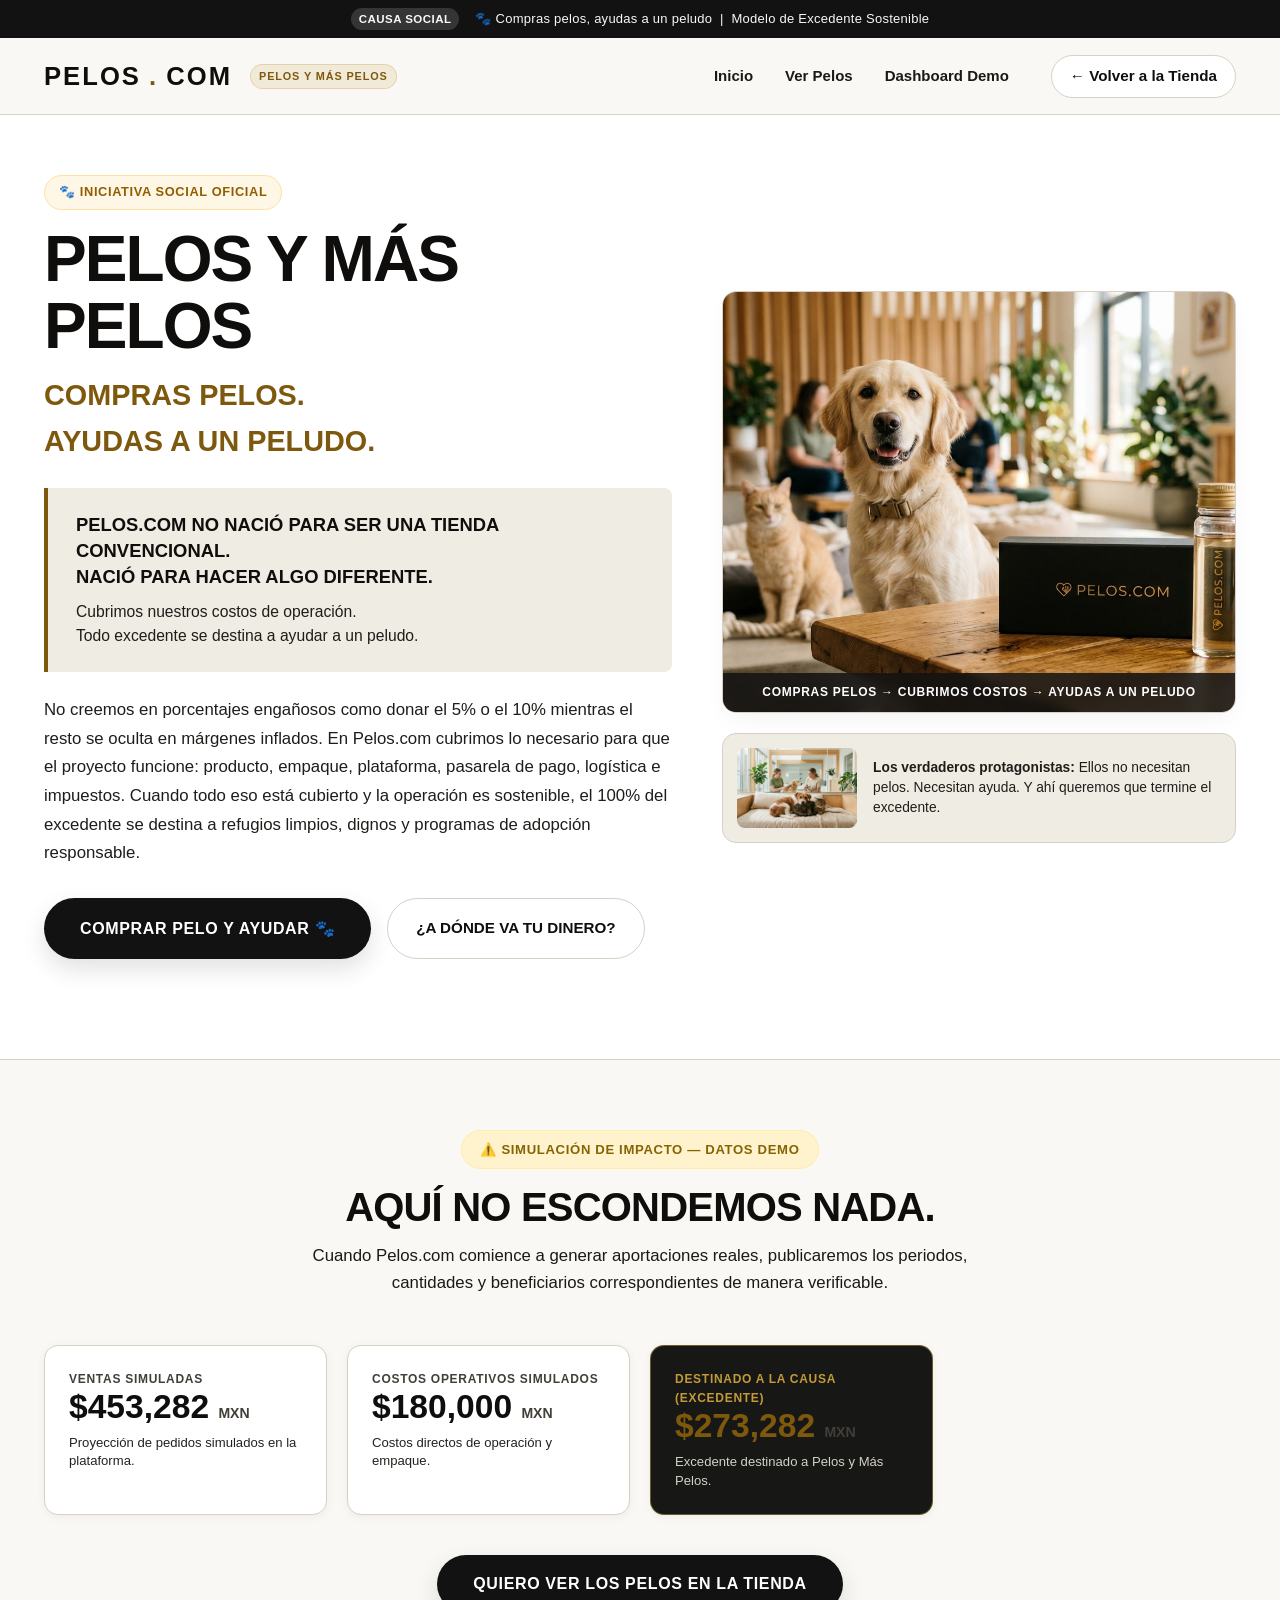
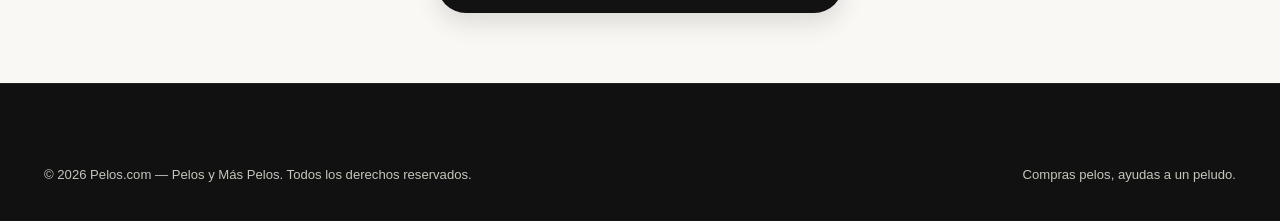
<file: pelos-y-mas-pelos.html>
<!DOCTYPE html>
<html lang="es">
<head>
  <meta charset="UTF-8">
  <meta name="viewport" content="width=device-width, initial-scale=1.0">
  <title>Pelos y Más Pelos — Compras pelos, ayudas a un peludo | Pelos.com</title>
  <meta name="description" content="Pelos y Más Pelos: la iniciativa social de Pelos.com. Cubrimos nuestros costos de operación y todo el excedente se destina a ayudar a un peludo.">
  <!-- Open Graph / WhatsApp / Redes Sociales -->
  <meta property="og:type" content="article">
  <meta property="og:site_name" content="Pelos.com">
  <meta property="og:url" content="https://arcano3ai.github.io/PELOS.COM/pelos-y-mas-pelos.html">
  <meta property="og:title" content="Pelos y Más Pelos — Compras pelos, ayudas a un peludo 🐾">
  <meta property="og:description" content="La iniciativa social oficial de Pelos.com. Cubrimos nuestros costos de operación y todo el excedente disponible se destina a ayudar a un peludo.">
  <meta property="og:image" content="https://arcano3ai.github.io/PELOS.COM/assets/images/editorial/social_og.jpg">
  <meta property="og:image:url" content="https://arcano3ai.github.io/PELOS.COM/assets/images/editorial/social_og.jpg">
  <meta property="og:image:secure_url" content="https://arcano3ai.github.io/PELOS.COM/assets/images/editorial/social_og.jpg">
  <meta property="og:image:type" content="image/jpeg">
  <meta property="og:image:width" content="1200">
  <meta property="og:image:height" content="630">
  <meta name="image" content="https://arcano3ai.github.io/PELOS.COM/assets/images/editorial/social_og.jpg">
  <meta itemprop="image" content="https://arcano3ai.github.io/PELOS.COM/assets/images/editorial/social_og.jpg">
  <link rel="image_src" href="https://arcano3ai.github.io/PELOS.COM/assets/images/editorial/social_og.jpg">

  <!-- Twitter Card -->
  <meta name="twitter:card" content="summary_large_image">
  <meta name="twitter:title" content="Pelos y Más Pelos — Compras pelos, ayudas a un peludo 🐾">
  <meta name="twitter:description" content="Cubrimos nuestros costos de operación y todo el excedente disponible se destina a ayudar a un peludo.">
  <meta name="twitter:image" content="https://arcano3ai.github.io/PELOS.COM/assets/images/editorial/social_og.jpg">

  <link rel="icon" type="image/svg+xml" href="data:image/svg+xml,%3Csvg xmlns='http://www.w3.org/2000/svg' viewBox='0 0 32 32'%3E%3Crect width='32' height='32' rx='8' fill='%23121212'/%3E%3Cpath d='M8 24C12 24 10 16 16 16C22 16 20 8 24 8' stroke='%23C29B38' stroke-width='2.5' stroke-linecap='round' fill='none'/%3E%3C/svg%3E">
  <link rel="stylesheet" href="css/styles.css">
</head>
<body>
  <!-- Topbar -->
  <aside class="topbar">
    <div class="container topbar-content">
      <span class="topbar-tag">CAUSA SOCIAL</span>
      <span>🐾 Compras pelos, ayudas a un peludo &nbsp;|&nbsp; Modelo de Excedente Sostenible</span>
    </div>
  </aside>

  <!-- Header -->
  <header class="site-header">
    <div class="container nav-container">
      <a href="index.html" class="brand-logo">
        PELOS<span class="dot">.</span>COM
        <span class="brand-badge-pill">Pelos y Más Pelos</span>
      </a>
      <nav class="nav-links">
        <a href="index.html#inicio" class="nav-link">Inicio</a>
        <a href="index.html#tienda" class="nav-link">Ver Pelos</a>
        <a href="index.html#impacto" class="nav-link">Dashboard Demo</a>
        <a href="index.html" class="nav-link btn-secondary" style="padding: 8px 18px; margin-left: 10px;">← Volver a la Tienda</a>
      </nav>
    </div>
  </header>

  <main>
    <!-- Hero Pelos y Más Pelos -->
    <section class="campaign-cause-section" style="padding-top: 60px;">
      <div class="container">
        <div class="campaign-banner-grid">
          <div class="campaign-text-col">
            <div class="campaign-pill-badge">
              <span>🐾 INICIATIVA SOCIAL OFICIAL</span>
            </div>

            <h1 class="campaign-title">PELOS Y MÁS PELOS</h1>
            <div class="campaign-claim-callout" style="font-size: 1.8rem;">
              COMPRAS PELOS.<br>AYUDAS A UN PELUDO.
            </div>

            <div class="campaign-manifesto-box">
              <p class="campaign-manifesto-highlight">
                PELOS.COM NO NACIÓ PARA SER UNA TIENDA CONVENCIONAL.<br>
                NACIÓ PARA HACER ALGO DIFERENTE.
              </p>
              <p class="campaign-manifesto-sub">
                Cubrimos nuestros costos de operación.<br>
                Todo excedente se destina a ayudar a un peludo.
              </p>
            </div>

            <p class="campaign-narrative">
              No creemos en porcentajes engañosos como donar el 5% o el 10% mientras el resto se oculta en márgenes inflados. En Pelos.com cubrimos lo necesario para que el proyecto funcione: producto, empaque, plataforma, pasarela de pago, logística e impuestos. Cuando todo eso está cubierto y la operación es sostenible, el 100% del excedente se destina a refugios limpios, dignos y programas de adopción responsable.
            </p>

            <div class="campaign-actions">
              <a href="index.html#tienda" class="btn-primary">
                COMPRAR PELO Y AYUDAR 🐾
              </a>
              <a href="index.html#grafico-dinero" class="btn-secondary">
                ¿A DÓNDE VA TU DINERO?
              </a>
            </div>
          </div>

          <div class="campaign-visual-col">
            <div class="campaign-hero-photo-frame">
              <img src="assets/images/impact/campaign_dog_help.jpg" alt="Packaging de Pelos.com con perro y gato rescatados felices" class="campaign-main-img" style="height: 420px;">
              <div class="campaign-photo-tag">
                <span>COMPRAS PELOS → CUBRIMOS COSTOS → AYUDAS A UN PELUDO</span>
              </div>
            </div>

            <div class="campaign-gallery-strip">
              <img src="assets/images/animals/rescue_community.jpg" alt="Comunidad de rescate animal y animales felices">
              <div class="campaign-gallery-caption">
                <strong>Los verdaderos protagonistas:</strong> Ellos no necesitan pelos. Necesitan ayuda. Y ahí queremos que termine el excedente.
              </div>
            </div>
          </div>
        </div>
      </div>
    </section>

    <!-- Transparencia & Excedente -->
    <section class="transparency-section" style="padding: 70px 0;">
      <div class="container">
        <div class="section-header">
          <div class="demo-warning-tag">
            <span>⚠️ SIMULACIÓN DE IMPACTO — DATOS DEMO</span>
          </div>
          <h2 class="section-title">AQUÍ NO ESCONDEMOS NADA.</h2>
          <p class="section-desc">
            Cuando Pelos.com comience a generar aportaciones reales, publicaremos los periodos, cantidades y beneficiarios correspondientes de manera verificable.
          </p>
        </div>

        <div class="impact-stats-grid" style="margin-top: 30px;">
          <div class="impact-card">
            <div class="impact-kpi-label">VENTAS SIMULADAS</div>
            <div class="impact-kpi-value">$453,282 <small>MXN</small></div>
            <p class="impact-kpi-note">Proyección de pedidos simulados en la plataforma.</p>
          </div>
          <div class="impact-card">
            <div class="impact-kpi-label">COSTOS OPERATIVOS SIMULADOS</div>
            <div class="impact-kpi-value">$180,000 <small>MXN</small></div>
            <p class="impact-kpi-note">Costos directos de operación y empaque.</p>
          </div>
          <div class="impact-card impact-card-highlight">
            <div class="impact-kpi-label">DESTINADO A LA CAUSA (EXCEDENTE)</div>
            <div class="impact-kpi-value highlight-gold">$273,282 <small>MXN</small></div>
            <p class="impact-kpi-note">Excedente destinado a Pelos y Más Pelos.</p>
          </div>
        </div>

        <div style="text-align: center; margin-top: 40px;">
          <a href="index.html#tienda" class="btn-primary" style="padding: 16px 36px;">
            QUIERO VER LOS PELOS EN LA TIENDA
          </a>
        </div>
      </div>
    </section>
  </main>

  <footer class="site-footer">
    <div class="container">
      <div class="footer-bottom" style="border-top: none; padding-top: 0;">
        <div>© 2026 Pelos.com — Pelos y Más Pelos. Todos los derechos reservados.</div>
        <div>Compras pelos, ayudas a un peludo.</div>
      </div>
    </div>
  </footer>
</body>
</html>
</file>
<file: css/styles.css>
/* ==========================================================================
   PELOS.COM - DESIGN SYSTEM & STYLES (Vanilla CSS)
   Estética: E-commerce Contemporáneo Premium, Minimalista, Cálido & Limpio
   ========================================================================== */

/* 1. CSS Variables & Design Tokens */
:root {
  --font-heading: 'Outfit', -apple-system, BlinkMacSystemFont, "Segoe UI", Roboto, sans-serif;
  --font-body: 'Plus Jakarta Sans', -apple-system, BlinkMacSystemFont, "Segoe UI", Roboto, sans-serif;

  /* Color Palette — Optimizado para alto contraste y nitidez en Modo Claro */
  --bg-page: #FAF8F4;
  --bg-card: #FFFFFF;
  --bg-muted: #EFECE3;
  --bg-dark: #121212;
  --bg-glass: rgba(250, 248, 244, 0.94);

  --text-primary: #0F0E0D;       /* Carbón oscuro puro de máximo contraste */
  --text-secondary: #24221E;     /* Texto secundario de alta densidad y legibilidad */
  --text-muted: #423F38;         /* Texto atenuado pero oscuro y 100% nítido */
  --text-light: #FDFCFA;

  --accent-gold: #7E590D;        /* Dorado ámbar oscuro de alto contraste en modo claro */
  --accent-gold-bright: #C29B38; /* Oro brillante para fondos oscuros */
  --accent-gold-light: #F7EED8;
  --accent-dark: #121212;
  --accent-hover: #000000;
  
  --border-light: #D6D1C4;       /* Bordes definidos sin desvanecimiento */
  --border-focus: #0F0E0D;

  --shadow-subtle: 0 2px 10px rgba(0, 0, 0, 0.05);
  --shadow-card: 0 10px 30px -10px rgba(0, 0, 0, 0.08);
  --shadow-card-hover: 0 20px 40px -12px rgba(0, 0, 0, 0.14);
  --shadow-dropdown: 0 20px 50px rgba(0, 0, 0, 0.18);

  --radius-sm: 8px;
  --radius-md: 14px;
  --radius-lg: 24px;
  --radius-full: 9999px;

  --transition-fast: 0.18s cubic-bezier(0.16, 1, 0.3, 1);
  --transition-smooth: 0.3s cubic-bezier(0.16, 1, 0.3, 1);

  --container-max: 1240px;
}

/* 2. Base & Reset */
*, *::before, *::after {
  box-sizing: border-box;
  margin: 0;
  padding: 0;
}

html {
  scroll-behavior: smooth;
  font-size: 16px;
  background-color: var(--bg-page);
  color: var(--text-primary);
}

body {
  font-family: var(--font-body);
  line-height: 1.6;
  -webkit-font-smoothing: antialiased;
  -moz-osx-font-smoothing: grayscale;
  background-color: var(--bg-page);
  overflow-x: hidden;
}

img, svg {
  display: block;
  max-width: 100%;
}

a {
  color: inherit;
  text-decoration: none;
  transition: opacity var(--transition-fast);
}

button {
  font-family: inherit;
  cursor: pointer;
  border: none;
  background: none;
}

ul {
  list-style: none;
}

.container {
  width: 100%;
  max-width: var(--container-max);
  margin: 0 auto;
  padding: 0 24px;
}

/* 3. Utility Components & Badges */
.badge {
  display: inline-flex;
  align-items: center;
  gap: 6px;
  font-size: 0.75rem;
  font-weight: 600;
  text-transform: uppercase;
  letter-spacing: 0.08em;
  padding: 6px 14px;
  border-radius: var(--radius-full);
  background: var(--bg-muted);
  color: var(--text-secondary);
}

.badge-gold {
  background: var(--accent-gold-light);
  color: #8C6A15;
  border: 1px solid rgba(194, 155, 56, 0.25);
}

.badge-dark {
  background: var(--accent-dark);
  color: #FFFFFF;
}

/* 4. Top Announcement Bar */
.topbar {
  background-color: var(--bg-dark);
  color: #FAF8F5;
  font-size: 0.8125rem;
  font-weight: 500;
  letter-spacing: 0.02em;
  padding: 8px 0;
  text-align: center;
}

.topbar-content {
  display: flex;
  align-items: center;
  justify-content: center;
  gap: 16px;
}

.topbar-tag {
  background: rgba(255, 255, 255, 0.15);
  padding: 2px 8px;
  border-radius: var(--radius-full);
  font-size: 0.72rem;
  letter-spacing: 0.04em;
  font-weight: 600;
}

/* 5. Header & Navigation */
.site-header {
  position: sticky;
  top: 0;
  z-index: 100;
  background: var(--bg-glass);
  backdrop-filter: blur(16px);
  -webkit-backdrop-filter: blur(16px);
  border-bottom: 1px solid var(--border-light);
  transition: all var(--transition-smooth);
}

.nav-container {
  display: flex;
  align-items: center;
  justify-content: space-between;
  height: 76px;
}

.brand-logo {
  font-family: var(--font-heading);
  font-size: 1.6rem;
  font-weight: 900;
  letter-spacing: 0.08em;
  color: var(--text-primary);
  display: flex;
  align-items: center;
  gap: 8px;
}

.brand-logo .dot {
  color: var(--accent-gold);
}

.nav-links {
  display: flex;
  align-items: center;
  gap: 32px;
}

.nav-link {
  font-size: 0.9375rem;
  font-weight: 600;
  color: #1A1917;
  position: relative;
  padding: 6px 0;
  transition: color var(--transition-fast);
}

.nav-link:hover,
.nav-link.active {
  color: #000000;
  font-weight: 700;
}

.nav-link::after {
  content: '';
  position: absolute;
  bottom: 0;
  left: 0;
  width: 0%;
  height: 2px;
  background: var(--text-primary);
  transition: width var(--transition-smooth);
}

.nav-link:hover::after,
.nav-link.active::after {
  width: 100%;
}

.nav-actions {
  display: flex;
  align-items: center;
  gap: 16px;
}

.cart-btn {
  display: inline-flex;
  align-items: center;
  gap: 10px;
  background: var(--bg-card);
  border: 1px solid var(--border-light);
  padding: 10px 18px;
  border-radius: var(--radius-full);
  font-size: 0.9rem;
  font-weight: 600;
  color: var(--text-primary);
  transition: all var(--transition-fast);
  box-shadow: var(--shadow-subtle);
}

.cart-btn:hover {
  background: var(--bg-muted);
  border-color: var(--text-primary);
  transform: translateY(-1px);
}

.cart-badge {
  background: var(--accent-dark);
  color: #FFFFFF;
  font-size: 0.75rem;
  font-weight: 700;
  width: 22px;
  height: 22px;
  border-radius: 50%;
  display: flex;
  align-items: center;
  justify-content: center;
  transition: transform var(--transition-fast);
}

.mobile-menu-btn {
  display: none;
  padding: 8px;
  border-radius: var(--radius-sm);
  color: var(--text-primary);
}

/* 6. Hero Section */
.hero-section {
  padding: 64px 0 80px;
  position: relative;
  overflow: hidden;
}

.hero-grid {
  display: grid;
  grid-template-columns: 1.15fr 0.85fr;
  align-items: center;
  gap: 60px;
}

.hero-content {
  display: flex;
  flex-direction: column;
  align-items: flex-start;
  gap: 22px;
}

.hero-pill-badge {
  display: inline-flex;
  align-items: center;
  gap: 8px;
  padding: 8px 18px;
  background: #FFFFFF;
  border: 1.5px solid var(--border-light);
  border-radius: var(--radius-full);
  font-size: 0.8125rem;
  font-weight: 700;
  color: #121110;
  box-shadow: var(--shadow-subtle);
}

.hero-pill-badge .sparkle {
  color: var(--accent-gold);
}

.hero-title {
  font-family: var(--font-heading);
  font-size: 3.75rem;
  font-weight: 800;
  line-height: 1.08;
  letter-spacing: -0.03em;
  color: var(--text-primary);
}

.hero-subtitle {
  font-size: 1.25rem;
  line-height: 1.55;
  color: #1A1917;
  font-weight: 500;
  max-width: 540px;
}

.hero-meta-row {
  display: flex;
  align-items: center;
  flex-wrap: wrap;
  gap: 20px;
  margin-top: 10px;
}

.hero-price-badge {
  display: flex;
  flex-direction: column;
  background: var(--bg-card);
  padding: 12px 20px;
  border-radius: var(--radius-md);
  border: 1px solid var(--border-light);
  box-shadow: var(--shadow-subtle);
}

.hero-price-label {
  font-size: 0.75rem;
  text-transform: uppercase;
  letter-spacing: 0.08em;
  color: var(--text-muted);
  font-weight: 600;
}

.hero-price-val {
  font-family: var(--font-heading);
  font-size: 1.5rem;
  font-weight: 800;
  color: var(--text-primary);
}

.btn-primary {
  display: inline-flex;
  align-items: center;
  justify-content: center;
  gap: 12px;
  background: var(--accent-dark);
  color: #FFFFFF;
  padding: 18px 36px;
  font-size: 1rem;
  font-weight: 700;
  letter-spacing: 0.04em;
  border-radius: var(--radius-full);
  transition: all var(--transition-smooth);
  box-shadow: 0 10px 25px rgba(0, 0, 0, 0.12);
}

.btn-primary:hover {
  background: var(--accent-hover);
  transform: translateY(-2px);
  box-shadow: 0 15px 30px rgba(0, 0, 0, 0.18);
}

.btn-secondary {
  display: inline-flex;
  align-items: center;
  justify-content: center;
  gap: 10px;
  background: #FFFFFF;
  color: var(--text-primary);
  border: 1px solid var(--border-light);
  padding: 16px 28px;
  font-size: 0.95rem;
  font-weight: 600;
  border-radius: var(--radius-full);
  transition: all var(--transition-fast);
}

.btn-secondary:hover {
  background: var(--bg-muted);
  border-color: var(--text-primary);
}

.hero-features-chips {
  display: flex;
  align-items: center;
  gap: 16px;
  margin-top: 8px;
  font-size: 0.85rem;
  color: var(--text-secondary);
}

.hero-features-chips span {
  display: inline-flex;
  align-items: center;
  gap: 6px;
}

/* Hero Visual Art Display */
.hero-visual {
  position: relative;
  display: flex;
  justify-content: center;
  align-items: center;
}

.hero-art-card {
  position: relative;
  width: 100%;
  max-width: 460px;
  background: linear-gradient(145deg, #FFFFFF 0%, #F5F3ED 100%);
  border: 1px solid var(--border-light);
  border-radius: var(--radius-lg);
  padding: 36px;
  box-shadow: var(--shadow-card);
  overflow: hidden;
  text-align: center;
}

.hero-art-backdrop {
  position: absolute;
  top: -50px;
  right: -50px;
  width: 220px;
  height: 220px;
  border-radius: 50%;
  background: radial-gradient(circle, rgba(194, 155, 56, 0.18) 0%, rgba(255,255,255,0) 70%);
  pointer-events: none;
}

.hero-specimen-box {
  width: 100%;
  height: 320px;
  border-radius: var(--radius-md);
  background: #FFFFFF;
  border: 1px dashed #D6D2C4;
  display: flex;
  flex-direction: column;
  align-items: center;
  justify-content: center;
  position: relative;
  overflow: hidden;
  box-shadow: inset 0 2px 8px rgba(0,0,0,0.02);
}

.hair-fiber-graphic {
  position: relative;
  width: 240px;
  height: 200px;
  display: flex;
  align-items: center;
  justify-content: center;
}

.specimen-tag {
  position: absolute;
  bottom: 14px;
  left: 14px;
  font-family: monospace;
  font-size: 0.72rem;
  letter-spacing: 0.05em;
  background: rgba(255, 255, 255, 0.9);
  padding: 4px 10px;
  border-radius: var(--radius-sm);
  border: 1px solid var(--border-light);
  color: var(--text-secondary);
}

.hero-floating-card {
  position: absolute;
  background: #FFFFFF;
  border: 1px solid var(--border-light);
  border-radius: var(--radius-md);
  padding: 12px 18px;
  box-shadow: var(--shadow-card-hover);
  display: flex;
  align-items: center;
  gap: 12px;
  animation: floatSlow 4s ease-in-out infinite alternate;
}

.floating-1 {
  bottom: 15px;
  left: -20px;
}

.floating-2 {
  top: 25px;
  right: -15px;
  animation-delay: 2s;
}

@keyframes floatSlow {
  0% { transform: translateY(0px); }
  100% { transform: translateY(-8px); }
}

/* 7. Trust Bar (Trust & Confidence) */
.trust-bar {
  background: #FFFFFF;
  border-top: 1px solid var(--border-light);
  border-bottom: 1px solid var(--border-light);
  padding: 32px 0;
}

.trust-grid {
  display: grid;
  grid-template-columns: repeat(3, 1fr);
  gap: 30px;
}

.trust-item {
  display: flex;
  align-items: center;
  gap: 16px;
  padding: 10px;
}

.trust-icon-box {
  width: 48px;
  height: 48px;
  border-radius: var(--radius-full);
  background: var(--bg-muted);
  display: flex;
  align-items: center;
  justify-content: center;
  color: var(--accent-dark);
  flex-shrink: 0;
}

.trust-text h4 {
  font-family: var(--font-heading);
  font-size: 1.05rem;
  font-weight: 700;
  color: var(--text-primary);
  margin-bottom: 2px;
}

.trust-text p {
  font-size: 0.85rem;
  color: var(--text-secondary);
}

/* 8. Categorías Section */
.categories-section {
  padding: 90px 0 60px;
}

.section-header {
  text-align: center;
  max-width: 680px;
  margin: 0 auto 48px;
}

.section-label {
  font-size: 0.8125rem;
  font-weight: 700;
  text-transform: uppercase;
  letter-spacing: 0.1em;
  color: var(--accent-gold);
  margin-bottom: 8px;
}

.section-title {
  font-family: var(--font-heading);
  font-size: 2.5rem;
  font-weight: 800;
  letter-spacing: -0.02em;
  line-height: 1.2;
  color: var(--text-primary);
  margin-bottom: 12px;
}

.section-desc {
  font-size: 1.05rem;
  color: #1A1917;
  font-weight: 500;
  line-height: 1.6;
}

.category-filter-bar {
  display: flex;
  align-items: center;
  justify-content: center;
  flex-wrap: wrap;
  gap: 10px;
  margin-bottom: 40px;
}

.filter-btn {
  padding: 10px 22px;
  border-radius: var(--radius-full);
  background: #FFFFFF;
  border: 1.5px solid var(--border-light);
  font-size: 0.9rem;
  font-weight: 700;
  color: #1A1917;
  transition: all var(--transition-fast);
}

.filter-btn:hover {
  color: #000000;
  border-color: #000000;
}

.filter-btn.active {
  background: var(--accent-dark);
  color: #FFFFFF;
  border-color: var(--accent-dark);
}
  border-color: var(--accent-dark);
}

.categories-showcase-grid {
  display: grid;
  grid-template-columns: repeat(6, 1fr);
  gap: 16px;
}

.category-card {
  background: #FFFFFF;
  border: 1px solid var(--border-light);
  border-radius: var(--radius-md);
  padding: 24px 16px;
  text-align: center;
  cursor: pointer;
  transition: all var(--transition-smooth);
  display: flex;
  flex-direction: column;
  align-items: center;
  gap: 14px;
}

.category-card:hover {
  transform: translateY(-4px);
  border-color: var(--accent-dark);
  box-shadow: var(--shadow-card);
}

.category-card.selected {
  border-color: var(--accent-dark);
  background: var(--bg-muted);
}

.cat-icon-wrap {
  width: 56px;
  height: 56px;
  border-radius: 50%;
  background: var(--bg-muted);
  display: flex;
  align-items: center;
  justify-content: center;
  color: var(--text-primary);
  transition: all var(--transition-fast);
}

.category-card:hover .cat-icon-wrap {
  background: var(--accent-dark);
  color: #FFFFFF;
}

.cat-name {
  font-family: var(--font-heading);
  font-size: 0.95rem;
  font-weight: 700;
  color: var(--text-primary);
}

.cat-count {
  font-size: 0.75rem;
  color: var(--text-muted);
}

/* 9. Productos Destacados */
.products-section {
  padding: 50px 0 100px;
}

.products-grid {
  display: grid;
  grid-template-columns: repeat(auto-fill, minmax(280px, 1fr));
  gap: 28px;
}

.product-card {
  background: #FFFFFF;
  border: 1px solid var(--border-light);
  border-radius: var(--radius-lg);
  overflow: hidden;
  display: flex;
  flex-direction: column;
  transition: all var(--transition-smooth);
  position: relative;
}

.product-card:hover {
  transform: translateY(-6px);
  box-shadow: var(--shadow-card-hover);
  border-color: #D6D2C4;
}

.product-media {
  position: relative;
  width: 100%;
  height: 250px;
  background: #F8F6F0;
  overflow: hidden;
  display: flex;
  align-items: center;
  justify-content: center;
}

.product-img {
  width: 100%;
  height: 100%;
  object-fit: cover;
  transition: transform 0.6s cubic-bezier(0.16, 1, 0.3, 1);
}

.product-card:hover .product-img {
  transform: scale(1.05);
}

.product-badge-overlay {
  position: absolute;
  top: 14px;
  left: 14px;
  z-index: 2;
}

.quick-view-btn {
  position: absolute;
  bottom: -40px;
  left: 50%;
  transform: translateX(-50%);
  background: rgba(255, 255, 255, 0.92);
  backdrop-filter: blur(8px);
  color: var(--text-primary);
  font-size: 0.8rem;
  font-weight: 700;
  padding: 8px 18px;
  border-radius: var(--radius-full);
  border: 1px solid var(--border-light);
  opacity: 0;
  transition: all var(--transition-fast);
  z-index: 3;
}

.product-card:hover .quick-view-btn {
  bottom: 14px;
  opacity: 1;
}

.product-body {
  padding: 22px;
  display: flex;
  flex-direction: column;
  flex-grow: 1;
}

.product-category-tag {
  font-size: 0.75rem;
  font-weight: 700;
  text-transform: uppercase;
  letter-spacing: 0.06em;
  color: #38352F;
  margin-bottom: 6px;
}

.product-title {
  font-family: var(--font-heading);
  font-size: 1.25rem;
  font-weight: 800;
  color: var(--text-primary);
  margin-bottom: 8px;
  line-height: 1.3;
}

.product-desc {
  font-size: 0.9rem;
  color: #1F1D1A;
  font-weight: 500;
  line-height: 1.55;
  margin-bottom: 18px;
  flex-grow: 1;
}

.product-specs {
  display: flex;
  gap: 12px;
  font-size: 0.82rem;
  color: #2D2B26;
  font-weight: 500;
  padding: 8px 0 14px;
  border-top: 1px dashed var(--border-light);
  margin-bottom: 14px;
}

.product-footer {
  display: flex;
  align-items: center;
  justify-content: space-between;
  margin-top: auto;
}

.product-price {
  display: flex;
  flex-direction: column;
}

.price-currency {
  font-size: 0.75rem;
  color: var(--text-muted);
  font-weight: 500;
}

.price-amount {
  font-family: var(--font-heading);
  font-size: 1.4rem;
  font-weight: 800;
  color: var(--text-primary);
}

.btn-add-cart {
  display: inline-flex;
  align-items: center;
  gap: 8px;
  background: var(--accent-dark);
  color: #FFFFFF;
  padding: 12px 20px;
  border-radius: var(--radius-full);
  font-size: 0.875rem;
  font-weight: 700;
  transition: all var(--transition-fast);
}

.btn-add-cart:hover {
  background: var(--accent-hover);
  transform: translateY(-1px);
}

/* 10. Sección “¿Por qué Pelos.com?” */
.why-us-section {
  padding: 100px 0;
  background: #FFFFFF;
  border-top: 1px solid var(--border-light);
  border-bottom: 1px solid var(--border-light);
}

.why-grid {
  display: grid;
  grid-template-columns: repeat(4, 1fr);
  gap: 32px;
}

.why-card {
  padding: 32px 24px;
  border-radius: var(--radius-lg);
  background: var(--bg-page);
  border: 1px solid var(--border-light);
  display: flex;
  flex-direction: column;
  align-items: flex-start;
  gap: 18px;
  transition: all var(--transition-smooth);
}

.why-card:hover {
  transform: translateY(-4px);
  background: #FFFFFF;
  box-shadow: var(--shadow-card);
  border-color: #D6D2C4;
}

.why-icon-wrap {
  width: 54px;
  height: 54px;
  border-radius: var(--radius-md);
  background: #FFFFFF;
  border: 1px solid var(--border-light);
  display: flex;
  align-items: center;
  justify-content: center;
  color: var(--accent-gold);
}

.why-card-title {
  font-family: var(--font-heading);
  font-size: 1.25rem;
  font-weight: 700;
  color: var(--text-primary);
}

.why-card-text {
  font-size: 0.92rem;
  color: var(--text-secondary);
  line-height: 1.6;
}

/* 11. Sección Nosotros / Manifiesto */
.about-section {
  padding: 100px 0;
  position: relative;
}

.about-banner {
  background: linear-gradient(135deg, #1C1C1E 0%, #2A2A2D 100%);
  color: #FFFFFF;
  border-radius: var(--radius-lg);
  padding: 64px 50px;
  display: grid;
  grid-template-columns: 1.2fr 0.8fr;
  align-items: center;
  gap: 50px;
  box-shadow: var(--shadow-card-hover);
}

.about-content h2 {
  font-family: var(--font-heading);
  font-size: 2.6rem;
  font-weight: 800;
  letter-spacing: -0.02em;
  line-height: 1.15;
  margin-bottom: 20px;
}

.about-content p {
  font-size: 1.05rem;
  color: #D1D0C9;
  line-height: 1.7;
  margin-bottom: 24px;
}

.about-stats {
  display: grid;
  grid-template-columns: repeat(3, 1fr);
  gap: 20px;
  border-top: 1px solid rgba(255, 255, 255, 0.12);
  padding-top: 24px;
}

.stat-item h3 {
  font-family: var(--font-heading);
  font-size: 1.8rem;
  font-weight: 800;
  color: var(--accent-gold);
}

.stat-item span {
  font-size: 0.82rem;
  color: #E0DDD6;
  font-weight: 500;
}

.about-quote-box {
  background: rgba(255, 255, 255, 0.05);
  border: 1px solid rgba(255, 255, 255, 0.1);
  border-radius: var(--radius-md);
  padding: 30px;
}

.about-quote-box blockquote {
  font-style: italic;
  font-size: 1.1rem;
  color: #E8E6DF;
  margin-bottom: 16px;
  line-height: 1.6;
}

.about-quote-box cite {
  font-style: normal;
  font-size: 0.85rem;
  font-weight: 600;
  color: var(--accent-gold);
}

/* 12. Cart Drawer Sidebar */
.cart-drawer-overlay {
  position: fixed;
  top: 0;
  left: 0;
  width: 100%;
  height: 100%;
  background: rgba(0, 0, 0, 0.5);
  backdrop-filter: blur(4px);
  z-index: 200;
  opacity: 0;
  visibility: hidden;
  transition: all var(--transition-smooth);
}

.cart-drawer-overlay.active {
  opacity: 1;
  visibility: visible;
}

.cart-drawer {
  position: fixed;
  top: 0;
  right: -450px;
  width: 100%;
  max-width: 440px;
  height: 100%;
  background: #FFFFFF;
  z-index: 210;
  box-shadow: var(--shadow-dropdown);
  display: flex;
  flex-direction: column;
  transition: right 0.35s cubic-bezier(0.16, 1, 0.3, 1);
}

.cart-drawer.active {
  right: 0;
}

.cart-header {
  padding: 24px;
  border-bottom: 1px solid var(--border-light);
  display: flex;
  align-items: center;
  justify-content: space-between;
}

.cart-title {
  font-family: var(--font-heading);
  font-size: 1.25rem;
  font-weight: 800;
  display: flex;
  align-items: center;
  gap: 8px;
}

.cart-close-btn {
  font-size: 1.4rem;
  color: var(--text-secondary);
  padding: 4px;
  border-radius: var(--radius-sm);
  display: flex;
  align-items: center;
  justify-content: center;
  transition: color var(--transition-fast);
}

.cart-close-btn:hover {
  color: var(--text-primary);
}

.cart-free-shipping-bar {
  background: var(--bg-muted);
  padding: 10px 24px;
  font-size: 0.82rem;
  color: var(--text-secondary);
  display: flex;
  align-items: center;
  gap: 8px;
}

.cart-items-list {
  flex-grow: 1;
  overflow-y: auto;
  padding: 20px 24px;
  display: flex;
  flex-direction: column;
  gap: 18px;
}

.empty-cart-msg {
  text-align: center;
  padding: 60px 20px;
  display: flex;
  flex-direction: column;
  align-items: center;
  gap: 16px;
  color: var(--text-muted);
}

.empty-cart-icon {
  width: 64px;
  height: 64px;
  border-radius: 50%;
  background: var(--bg-muted);
  display: flex;
  align-items: center;
  justify-content: center;
  color: var(--text-secondary);
}

.cart-item-row {
  display: flex;
  gap: 14px;
  padding-bottom: 16px;
  border-bottom: 1px solid var(--border-light);
}

.cart-item-thumb {
  width: 72px;
  height: 72px;
  border-radius: var(--radius-sm);
  background: var(--bg-muted);
  object-fit: cover;
  flex-shrink: 0;
}

.cart-item-info {
  flex-grow: 1;
}

.cart-item-title {
  font-family: var(--font-heading);
  font-size: 0.95rem;
  font-weight: 700;
  color: var(--text-primary);
  margin-bottom: 4px;
}

.cart-item-price {
  font-weight: 700;
  font-size: 0.95rem;
  color: var(--text-primary);
  margin-bottom: 8px;
}

.cart-item-controls {
  display: flex;
  align-items: center;
  justify-content: space-between;
}

.qty-control {
  display: flex;
  align-items: center;
  border: 1px solid var(--border-light);
  border-radius: var(--radius-full);
  overflow: hidden;
}

.qty-btn {
  padding: 4px 10px;
  font-size: 0.85rem;
  background: #FFFFFF;
  color: var(--text-primary);
  transition: background var(--transition-fast);
}

.qty-btn:hover {
  background: var(--bg-muted);
}

.qty-val {
  padding: 0 8px;
  font-size: 0.82rem;
  font-weight: 600;
}

.remove-item-btn {
  font-size: 0.8rem;
  color: #DC2626;
  text-decoration: underline;
  padding: 4px;
}

.cart-footer {
  padding: 24px;
  border-top: 1px solid var(--border-light);
  background: #FFFFFF;
}

.cart-total-row {
  display: flex;
  justify-content: space-between;
  align-items: baseline;
  margin-bottom: 6px;
}

.cart-total-label {
  font-size: 1rem;
  font-weight: 600;
  color: var(--text-secondary);
}

.cart-total-amount {
  font-family: var(--font-heading);
  font-size: 1.5rem;
  font-weight: 800;
  color: var(--text-primary);
}

.cart-disclaimer {
  font-size: 0.78rem;
  color: var(--text-muted);
  margin-bottom: 16px;
}

.checkout-btn {
  width: 100%;
  padding: 16px;
  background: var(--accent-dark);
  color: #FFFFFF;
  border-radius: var(--radius-full);
  font-size: 1rem;
  font-weight: 700;
  display: flex;
  align-items: center;
  justify-content: center;
  gap: 10px;
  transition: all var(--transition-fast);
}

.checkout-btn:hover {
  background: #000000;
  transform: translateY(-1px);
}

/* 13. Modales (Quick View & Checkout Modal) */
.modal-overlay {
  position: fixed;
  top: 0;
  left: 0;
  width: 100%;
  height: 100%;
  background: rgba(0, 0, 0, 0.6);
  backdrop-filter: blur(5px);
  z-index: 300;
  display: flex;
  align-items: center;
  justify-content: center;
  padding: 20px;
  opacity: 0;
  visibility: hidden;
  transition: all var(--transition-smooth);
}

.modal-overlay.active {
  opacity: 1;
  visibility: visible;
}

.modal-container {
  background: #FFFFFF;
  border-radius: var(--radius-lg);
  max-width: 650px;
  width: 100%;
  box-shadow: var(--shadow-dropdown);
  position: relative;
  overflow: hidden;
  transform: scale(0.95);
  transition: transform var(--transition-smooth);
}

.modal-overlay.active .modal-container {
  transform: scale(1);
}

.modal-close-btn {
  position: absolute;
  top: 18px;
  right: 18px;
  width: 36px;
  height: 36px;
  border-radius: 50%;
  background: var(--bg-muted);
  display: flex;
  align-items: center;
  justify-content: center;
  font-size: 1.2rem;
  color: var(--text-secondary);
  z-index: 10;
  transition: all var(--transition-fast);
}

.modal-close-btn:hover {
  background: var(--accent-dark);
  color: #FFFFFF;
}

.modal-content-grid {
  display: grid;
  grid-template-columns: 1fr 1fr;
}

.modal-media {
  background: #F8F6F0;
  display: flex;
  align-items: center;
  justify-content: center;
  overflow: hidden;
}

.modal-media img {
  width: 100%;
  height: 100%;
  object-fit: cover;
}

.modal-details {
  padding: 32px 28px;
  display: flex;
  flex-direction: column;
}

/* Checkout Success Modal Style */
.checkout-modal-body {
  padding: 48px 36px;
  text-align: center;
  display: flex;
  flex-direction: column;
  align-items: center;
  gap: 18px;
}

.success-badge-icon {
  width: 72px;
  height: 72px;
  border-radius: 50%;
  background: var(--accent-gold-light);
  color: var(--accent-gold);
  display: flex;
  align-items: center;
  justify-content: center;
  font-size: 2rem;
}

/* 14. Toast Notification */
.toast-notice {
  position: fixed;
  bottom: 24px;
  right: 24px;
  background: var(--accent-dark);
  color: #FFFFFF;
  padding: 14px 22px;
  border-radius: var(--radius-full);
  display: flex;
  align-items: center;
  gap: 12px;
  box-shadow: 0 10px 30px rgba(0, 0, 0, 0.2);
  z-index: 400;
  transform: translateY(100px);
  opacity: 0;
  transition: all var(--transition-smooth);
}

.toast-notice.show {
  transform: translateY(0);
  opacity: 1;
}

/* 15. Footer */
.site-footer {
  background: #111111;
  color: #DDD9CF;
  padding: 80px 0 36px;
  border-top: 1px solid #242424;
}

.footer-grid {
  display: grid;
  grid-template-columns: 1.5fr 1fr 1fr 1.2fr;
  gap: 48px;
  margin-bottom: 60px;
}

.footer-brand h3 {
  font-family: var(--font-heading);
  font-size: 1.6rem;
  font-weight: 900;
  color: #FFFFFF;
  letter-spacing: 0.08em;
  margin-bottom: 14px;
}

.footer-brand p {
  font-size: 0.92rem;
  line-height: 1.6;
  max-width: 320px;
  margin-bottom: 20px;
}

.footer-col h4 {
  font-family: var(--font-heading);
  font-size: 1rem;
  font-weight: 700;
  color: #FFFFFF;
  margin-bottom: 18px;
  letter-spacing: 0.03em;
}

.footer-links {
  display: flex;
  flex-direction: column;
  gap: 12px;
}

.footer-links a {
  font-size: 0.88rem;
  color: #DDD9CF;
  transition: color var(--transition-fast);
}

.footer-links a:hover {
  color: #FFFFFF;
}

.newsletter-form {
  display: flex;
  gap: 8px;
  margin-top: 12px;
}

.newsletter-input {
  flex-grow: 1;
  background: #1E1E1E;
  border: 1px solid #333333;
  padding: 12px 16px;
  border-radius: var(--radius-full);
  color: #FFFFFF;
  font-size: 0.88rem;
  outline: none;
}

.newsletter-input:focus {
  border-color: var(--accent-gold);
}

.newsletter-btn {
  background: #FFFFFF;
  color: #000000;
  padding: 12px 20px;
  border-radius: var(--radius-full);
  font-size: 0.85rem;
  font-weight: 700;
  transition: background var(--transition-fast);
}

.newsletter-btn:hover {
  background: var(--accent-gold);
  color: #FFFFFF;
}

.footer-bottom {
  display: flex;
  align-items: center;
  justify-content: space-between;
  padding-top: 32px;
  border-top: 1px solid #222222;
  font-size: 0.82rem;
  color: #C7C4BC;
}

/* 16. Responsive Media Queries */
@media (max-width: 1024px) {
  .hero-grid {
    grid-template-columns: 1fr;
    gap: 40px;
  }
  
  .hero-visual {
    order: -1;
  }

  .categories-showcase-grid {
    grid-template-columns: repeat(3, 1fr);
  }

  .why-grid {
    grid-template-columns: repeat(2, 1fr);
  }

  .about-banner {
    grid-template-columns: 1fr;
  }

  .footer-grid {
    grid-template-columns: repeat(2, 1fr);
  }
}

@media (max-width: 768px) {
  .nav-links {
    display: none;
  }

  .nav-links.mobile-open {
    display: flex;
    flex-direction: column;
    position: absolute;
    top: 76px;
    left: 0;
    width: 100%;
    background: #FFFFFF;
    border-bottom: 1px solid var(--border-light);
    padding: 24px;
    gap: 16px;
    box-shadow: var(--shadow-dropdown);
  }

  .mobile-menu-btn {
    display: block;
  }

  .hero-title {
    font-size: 2.6rem;
  }

  .trust-grid {
    grid-template-columns: 1fr;
    gap: 20px;
  }

  .categories-showcase-grid {
    grid-template-columns: repeat(2, 1fr);
  }

  .why-grid {
    grid-template-columns: 1fr;
  }

  .modal-content-grid {
    grid-template-columns: 1fr;
  }

  .modal-media {
    height: 200px;
  }

  .footer-grid {
    grid-template-columns: 1fr;
    gap: 36px;
  }

  .footer-bottom {
    flex-direction: column;
    gap: 12px;
    text-align: center;
  }
}

/* ==========================================================================
   COLECCIÓN PROFESIONES & HÉROES COTIDIANOS
   ========================================================================== */
.category-card-highlight {
  border-color: var(--accent-gold);
  background: linear-gradient(180deg, #FFFFFF 0%, #FAF6ED 100%);
}

.category-card-highlight .cat-icon-wrap {
  background: var(--accent-gold-light);
  color: var(--accent-gold);
}

.filter-btn-highlight {
  border-color: var(--accent-gold);
  color: #8C6A15;
  background: var(--accent-gold-light);
}

.filter-btn-highlight:hover,
.filter-btn-highlight.active {
  background: #8C6A15;
  color: #FFFFFF;
  border-color: #8C6A15;
}

.professions-spotlight {
  padding: 30px 0 60px;
}

.spotlight-card {
  background: linear-gradient(135deg, #18191B 0%, #2A2A2E 100%);
  color: #FFFFFF;
  border-radius: var(--radius-lg);
  padding: 48px 40px;
  box-shadow: var(--shadow-card-hover);
  border: 1px solid rgba(255, 255, 255, 0.1);
}

.spotlight-header {
  text-align: center;
  max-width: 720px;
  margin: 0 auto 36px;
}

.spotlight-title {
  font-family: var(--font-heading);
  font-size: 2.3rem;
  font-weight: 800;
  margin: 12px 0 14px;
  letter-spacing: -0.02em;
}

.spotlight-desc {
  font-size: 1.05rem;
  color: #D1D0C9;
  line-height: 1.6;
}

.professions-quick-grid {
  display: grid;
  grid-template-columns: repeat(4, 1fr);
  gap: 18px;
  margin-bottom: 36px;
}

.prof-pill {
  background: rgba(255, 255, 255, 0.06);
  border: 1px solid rgba(255, 255, 255, 0.12);
  border-radius: var(--radius-md);
  padding: 20px 18px;
  display: flex;
  align-items: center;
  gap: 14px;
  cursor: pointer;
  transition: all var(--transition-fast);
}

.prof-pill:hover {
  background: rgba(255, 255, 255, 0.14);
  transform: translateY(-3px);
  border-color: var(--accent-gold);
}

.prof-emoji {
  font-size: 2rem;
  line-height: 1;
}

.prof-pill-info {
  display: flex;
  flex-direction: column;
}

.prof-pill-info strong {
  font-size: 0.95rem;
  color: #FFFFFF;
}

.prof-pill-info span {
  font-size: 0.8rem;
  color: #E0DDD6;
  font-weight: 500;
  margin-top: 2px;
}

.spotlight-action {
  text-align: center;
}

@media (max-width: 1024px) {
  .professions-quick-grid {
    grid-template-columns: repeat(2, 1fr);
  }
}

@media (max-width: 600px) {
  .professions-quick-grid {
    grid-template-columns: 1fr;
  }

  .spotlight-card {
    padding: 32px 20px;
  }

  .spotlight-title {
    font-size: 1.8rem;
  }
}

/* ==========================================================================
   1. SECCIÓN COLECCIONES (Tarjetas Grandes con Fotografía Profesional)
   ========================================================================== */
.collections-section {
  padding: 80px 0;
  background: var(--bg-page);
}

.collections-gallery-grid {
  display: grid;
  grid-template-columns: repeat(auto-fill, minmax(340px, 1fr));
  gap: 28px;
}

.collection-large-card {
  background: #FFFFFF;
  border: 1px solid var(--border-light);
  border-radius: var(--radius-lg);
  overflow: hidden;
  display: flex;
  flex-direction: column;
  transition: all var(--transition-smooth);
  box-shadow: var(--shadow-card);
}

.collection-large-card:hover {
  transform: translateY(-6px);
  border-color: #D6D2C4;
  box-shadow: var(--shadow-card-hover);
}

.collection-image-wrapper {
  position: relative;
  width: 100%;
  height: 280px;
  background: #F8F6F0;
  overflow: hidden;
}

.collection-image-wrapper img {
  width: 100%;
  height: 100%;
  object-fit: cover;
  transition: transform 0.7s cubic-bezier(0.16, 1, 0.3, 1);
}

.collection-large-card:hover .collection-image-wrapper img {
  transform: scale(1.06);
}

.collection-tag {
  position: absolute;
  top: 16px;
  left: 16px;
  font-size: 0.72rem;
  font-weight: 700;
  letter-spacing: 0.08em;
  text-transform: uppercase;
  background: rgba(255, 255, 255, 0.92);
  backdrop-filter: blur(8px);
  color: var(--text-primary);
  padding: 6px 14px;
  border-radius: var(--radius-full);
  border: 1px solid rgba(0, 0, 0, 0.06);
}

.collection-card-body {
  padding: 26px 24px;
  display: flex;
  flex-direction: column;
  flex-grow: 1;
}

.collection-card-title {
  font-family: var(--font-heading);
  font-size: 1.35rem;
  font-weight: 800;
  letter-spacing: 0.02em;
  color: var(--text-primary);
  margin-bottom: 8px;
}

.collection-card-desc {
  font-size: 0.92rem;
  color: #1F1D1A;
  font-weight: 500;
  line-height: 1.55;
  margin-bottom: 22px;
  flex-grow: 1;
}

.collection-cta-btn {
  width: 100%;
  padding: 12px 18px;
  font-size: 0.85rem;
  font-weight: 700;
  letter-spacing: 0.04em;
  border-radius: var(--radius-full);
  display: inline-flex;
  align-items: center;
  justify-content: center;
  gap: 8px;
  cursor: pointer;
}

.collection-card-special {
  border: 2px solid var(--accent-gold);
  background: linear-gradient(180deg, #FFFFFF 0%, #FBF8F0 100%);
}

/* ==========================================================================
   2. PRESENTACIÓN PREMIUM EDITORIAL: “EL PELO TAMBIÉN TIENE HISTORIA.”
   ========================================================================== */
.editorial-story-section {
  padding: 100px 0;
  background: #FFFFFF;
  border-top: 1px solid var(--border-light);
  border-bottom: 1px solid var(--border-light);
}

.editorial-grid {
  display: grid;
  grid-template-columns: 0.95fr 1.05fr;
  gap: 60px;
  align-items: center;
}

.editorial-visual-frame {
  position: relative;
  border-radius: var(--radius-lg);
  overflow: hidden;
  box-shadow: var(--shadow-card-hover);
  background: #F4F2EC;
}

.editorial-main-img {
  width: 100%;
  height: 520px;
  object-fit: cover;
  display: block;
}

.editorial-badge-pill {
  position: absolute;
  bottom: 20px;
  left: 20px;
  right: 20px;
  background: rgba(23, 23, 22, 0.9);
  backdrop-filter: blur(10px);
  color: #FFFFFF;
  padding: 14px 20px;
  border-radius: var(--radius-md);
  display: flex;
  align-items: center;
  justify-content: space-between;
  font-size: 0.78rem;
  letter-spacing: 0.06em;
}

.editorial-badge-pill strong {
  color: var(--accent-gold);
}

.editorial-text-content {
  display: flex;
  flex-direction: column;
  gap: 16px;
}

.editorial-headline {
  font-family: var(--font-heading);
  font-size: 2.8rem;
  font-weight: 900;
  letter-spacing: -0.02em;
  line-height: 1.12;
  color: var(--text-primary);
}

.editorial-divider {
  width: 60px;
  height: 3px;
  background: var(--accent-gold);
  margin: 4px 0 10px;
}

.editorial-lead {
  font-size: 1.15rem;
  font-weight: 600;
  color: var(--text-primary);
  line-height: 1.6;
}

.editorial-body {
  font-size: 0.98rem;
  color: var(--text-secondary);
  line-height: 1.7;
}

.editorial-spec-chips {
  display: grid;
  grid-template-columns: repeat(3, 1fr);
  gap: 14px;
  margin-top: 14px;
  padding-top: 20px;
  border-top: 1px solid var(--border-light);
}

.spec-chip {
  background: var(--bg-muted);
  border: 1px solid var(--border-light);
  border-radius: var(--radius-md);
  padding: 14px 16px;
  display: flex;
  flex-direction: column;
}

.spec-number {
  font-family: var(--font-heading);
  font-size: 1.4rem;
  font-weight: 800;
  color: var(--text-primary);
}

.spec-lbl {
  font-size: 0.75rem;
  color: var(--text-muted);
  font-weight: 600;
  margin-top: 2px;
}

/* ==========================================================================
   3. SELECTOR DE CANTIDAD EN PRODUCT CARD
   ========================================================================== */
.product-price-row {
  display: flex;
  align-items: baseline;
  justify-content: space-between;
  margin-bottom: 14px;
}

.product-card-controls {
  display: flex;
  flex-direction: column;
  gap: 12px;
  margin-top: auto;
  padding-top: 14px;
  border-top: 1px solid var(--border-light);
}

.card-qty-wrapper {
  display: flex;
  align-items: center;
  justify-content: space-between;
}

.card-qty-label {
  font-size: 0.8rem;
  font-weight: 600;
  color: var(--text-secondary);
}

.card-qty-box {
  display: flex;
  align-items: center;
  border: 1px solid var(--border-light);
  border-radius: var(--radius-full);
  overflow: hidden;
  background: #FFFFFF;
}

.card-qty-btn {
  padding: 6px 14px;
  font-size: 0.95rem;
  font-weight: 700;
  color: var(--text-primary);
  background: #FFFFFF;
  transition: background var(--transition-fast);
}

.card-qty-btn:hover {
  background: var(--bg-muted);
}

.card-qty-display {
  min-width: 28px;
  text-align: center;
  font-size: 0.88rem;
  font-weight: 700;
  color: var(--text-primary);
}

.product-card .btn-add-cart {
  width: 100%;
  justify-content: center;
  padding: 14px 20px;
}

/* ==========================================================================
   5. SECCIÓN CÓMO FUNCIONA & ENVÍOS A TODO EL MUNDO
   ========================================================================== */
.how-it-works-section {
  padding: 90px 0;
  background: #FFFFFF;
  border-top: 1px solid var(--border-light);
  border-bottom: 1px solid var(--border-light);
}

.steps-grid {
  display: grid;
  grid-template-columns: repeat(3, 1fr);
  gap: 28px;
  margin-bottom: 60px;
}

.step-card {
  background: var(--bg-page);
  border: 1px solid var(--border-light);
  border-radius: var(--radius-lg);
  padding: 36px 28px;
  position: relative;
  display: flex;
  flex-direction: column;
  align-items: flex-start;
  transition: all var(--transition-smooth);
}

.step-card:hover {
  transform: translateY(-4px);
  background: #FFFFFF;
  box-shadow: var(--shadow-card);
  border-color: #D6D2C4;
}

.step-num {
  font-family: var(--font-heading);
  font-size: 2.4rem;
  font-weight: 900;
  color: var(--accent-gold);
  line-height: 1;
  margin-bottom: 16px;
}

.step-icon-circle {
  width: 48px;
  height: 48px;
  border-radius: 50%;
  background: #FFFFFF;
  border: 1px solid var(--border-light);
  display: flex;
  align-items: center;
  justify-content: center;
  color: var(--text-primary);
  margin-bottom: 18px;
}

.step-title {
  font-family: var(--font-heading);
  font-size: 1.25rem;
  font-weight: 800;
  color: var(--text-primary);
  margin-bottom: 10px;
}

.step-desc {
  font-size: 0.9rem;
  color: var(--text-secondary);
  line-height: 1.6;
}

/* Subsección: ENVÍOS A TODO EL MUNDO */
.global-dispatch-card {
  background: linear-gradient(135deg, #18191B 0%, #2A2A2E 100%);
  color: #FFFFFF;
  border-radius: var(--radius-lg);
  padding: 48px 44px;
  display: grid;
  grid-template-columns: 1.2fr 0.8fr;
  align-items: center;
  gap: 40px;
  box-shadow: var(--shadow-card-hover);
}

.global-dispatch-title {
  font-family: var(--font-heading);
  font-size: 2.2rem;
  font-weight: 800;
  margin: 12px 0 14px;
  letter-spacing: -0.02em;
}

.global-dispatch-text {
  font-size: 1.05rem;
  color: #D1D0C9;
  line-height: 1.65;
  margin-bottom: 24px;
}

.global-regions-row {
  display: grid;
  grid-template-columns: repeat(2, 1fr);
  gap: 12px;
}

.region-badge {
  background: rgba(255, 255, 255, 0.08);
  border: 1px solid rgba(255, 255, 255, 0.12);
  border-radius: var(--radius-full);
  padding: 8px 16px;
  font-size: 0.82rem;
  color: #EAE6DF;
  display: flex;
  align-items: center;
  gap: 8px;
}

.globe-map-art {
  position: relative;
  display: flex;
  flex-direction: column;
  align-items: center;
  justify-content: center;
}

.world-route-svg {
  width: 100%;
  max-width: 280px;
  height: auto;
}

.globe-live-indicator {
  display: flex;
  align-items: center;
  gap: 8px;
  font-size: 0.8rem;
  color: #DDD9CF;
  font-weight: 500;
  margin-top: 14px;
}

.ping-dot {
  width: 8px;
  height: 8px;
  border-radius: 50%;
  background: #10B981;
  box-shadow: 0 0 10px #10B981;
  animation: pulseDot 2s infinite;
}

@keyframes pulseDot {
  0% { transform: scale(0.95); opacity: 0.8; }
  50% { transform: scale(1.4); opacity: 1; }
  100% { transform: scale(0.95); opacity: 0.8; }
}

/* ==========================================================================
   6. SECCIÓN EMPAQUE: “TU PEDIDO. DISCRETO. CUIDADO. DIFERENTE.”
   ========================================================================== */
.packaging-showcase-section {
  padding: 90px 0;
  background: var(--bg-page);
}

.packaging-hero-grid {
  display: grid;
  grid-template-columns: 1fr 1.1fr;
  gap: 50px;
  align-items: center;
}

.packaging-photo-frame {
  position: relative;
  border-radius: var(--radius-lg);
  overflow: hidden;
  box-shadow: var(--shadow-card-hover);
  background: #F4F2EC;
}

.packaging-photo-frame img {
  width: 100%;
  height: 480px;
  object-fit: cover;
}

.packaging-floating-tag {
  position: absolute;
  bottom: 18px;
  left: 18px;
  background: rgba(23, 23, 22, 0.88);
  backdrop-filter: blur(8px);
  color: #FFFFFF;
  padding: 8px 16px;
  border-radius: var(--radius-full);
  font-size: 0.75rem;
  letter-spacing: 0.08em;
  font-weight: 700;
}

.packaging-elements-grid {
  display: grid;
  grid-template-columns: repeat(2, 1fr);
  gap: 16px;
}

.pkg-element-card {
  background: #FFFFFF;
  border: 1px solid var(--border-light);
  border-radius: var(--radius-md);
  padding: 22px 20px;
  display: flex;
  flex-direction: column;
  transition: all var(--transition-fast);
}

.pkg-element-card:hover {
  transform: translateY(-3px);
  border-color: var(--accent-gold);
  box-shadow: var(--shadow-card);
}

.pkg-elem-num {
  font-family: var(--font-heading);
  font-size: 0.82rem;
  font-weight: 800;
  color: var(--accent-gold);
  letter-spacing: 0.08em;
  margin-bottom: 6px;
}

.pkg-element-card h4 {
  font-family: var(--font-heading);
  font-size: 1.05rem;
  font-weight: 700;
  color: var(--text-primary);
  margin-bottom: 6px;
}

.pkg-element-card p {
  font-size: 0.86rem;
  color: #1F1D1A;
  font-weight: 500;
  line-height: 1.5;
}

/* ==========================================================================
   7. ELEMENTO VIRAL: “¿REALMENTE VENDEMOS ESTO?”
   ========================================================================== */
.viral-cta-section {
  padding: 60px 0 90px;
  background: var(--bg-page);
}

.viral-box {
  background: #FFFFFF;
  border: 2px dashed var(--accent-gold);
  border-radius: var(--radius-lg);
  padding: 56px 40px;
  text-align: center;
  max-width: 860px;
  margin: 0 auto;
  box-shadow: var(--shadow-card);
  display: flex;
  flex-direction: column;
  align-items: center;
  gap: 16px;
}

.viral-badge {
  font-size: 0.78rem;
  font-weight: 800;
  letter-spacing: 0.1em;
  color: var(--accent-gold);
  text-transform: uppercase;
}

.viral-title {
  font-family: var(--font-heading);
  font-size: 2.6rem;
  font-weight: 900;
  color: var(--text-primary);
  letter-spacing: -0.02em;
}

.viral-text {
  font-size: 1.15rem;
  color: var(--text-secondary);
  max-width: 620px;
  line-height: 1.6;
}

.viral-actions {
  margin-top: 10px;
}

.viral-btn {
  padding: 18px 36px;
  font-size: 1rem;
}

/* ==========================================================================
   PELOS Y MÁS PELOS — NUEVAS SECCIONES & SISTEMA VISUAL BOUTIQUE
   ========================================================================== */

/* Header & Topbar enhancements */
.brand-badge-pill {
  font-size: 0.68rem;
  font-weight: 700;
  text-transform: uppercase;
  letter-spacing: 0.08em;
  background: rgba(194, 155, 56, 0.15);
  color: var(--accent-gold);
  border: 1px solid rgba(194, 155, 56, 0.3);
  padding: 3px 8px;
  border-radius: var(--radius-full);
  margin-left: 10px;
  vertical-align: middle;
}

.topbar-text em {
  color: var(--accent-gold);
  font-style: normal;
  font-weight: 600;
}

.nav-link-cause {
  color: var(--accent-gold) !important;
  font-weight: 700 !important;
}

/* Hero enhancements con fotografía de producto */
.hero-photo-wrapper {
  position: relative;
  width: 100%;
  border-radius: var(--radius-md);
  overflow: hidden;
  box-shadow: var(--shadow-card);
  border: 1px solid var(--border-light);
  background: #000;
}

.hero-main-photo {
  width: 100%;
  height: 480px;
  object-fit: cover;
  transition: transform 0.6s cubic-bezier(0.16, 1, 0.3, 1);
}

.hero-photo-wrapper:hover .hero-main-photo {
  transform: scale(1.03);
}

.specimen-tag-badge {
  position: absolute;
  bottom: 16px;
  left: 16px;
  right: 16px;
  background: rgba(18, 18, 18, 0.88);
  backdrop-filter: blur(8px);
  -webkit-backdrop-filter: blur(8px);
  border: 1px solid rgba(255, 255, 255, 0.15);
  color: #FFFFFF;
  padding: 8px 14px;
  border-radius: var(--radius-sm);
  font-size: 0.72rem;
  font-weight: 700;
  letter-spacing: 0.06em;
  display: flex;
  align-items: center;
  gap: 8px;
}

.pulse-indicator {
  width: 8px;
  height: 8px;
  background-color: var(--accent-gold);
  border-radius: 50%;
  box-shadow: 0 0 0 0 rgba(194, 155, 56, 0.7);
  animation: pulse-ring 2s infinite;
}

@keyframes pulse-ring {
  0% { transform: scale(0.95); box-shadow: 0 0 0 0 rgba(194, 155, 56, 0.7); }
  70% { transform: scale(1); box-shadow: 0 0 0 8px rgba(194, 155, 56, 0); }
  100% { transform: scale(0.95); box-shadow: 0 0 0 0 rgba(194, 155, 56, 0); }
}

.hero-price-strip {
  display: flex;
  align-items: center;
  gap: 20px;
  margin-top: 24px;
  flex-wrap: wrap;
}

.hero-microcopy {
  margin-top: 18px;
  font-size: 0.85rem;
  color: #24221E;
  font-weight: 600;
  letter-spacing: 0.03em;
}

.hero-microcopy span {
  color: #0F0E0D;
  font-weight: 700;
}

/* Toolbar de Tienda: Búsqueda y Ordenamiento */
.shop-toolbar {
  display: flex;
  align-items: center;
  justify-content: space-between;
  gap: 16px;
  margin-bottom: 24px;
  flex-wrap: wrap;
  background: var(--bg-card);
  padding: 14px 18px;
  border-radius: var(--radius-md);
  border: 1px solid var(--border-light);
  box-shadow: var(--shadow-subtle);
}

.search-box {
  position: relative;
  flex: 1;
  min-width: 260px;
}

.search-icon {
  position: absolute;
  left: 14px;
  top: 50%;
  transform: translateY(-50%);
  color: var(--text-muted);
  pointer-events: none;
}

.search-input {
  width: 100%;
  padding: 12px 16px 12px 42px;
  background: var(--bg-muted);
  border: 1px solid transparent;
  border-radius: var(--radius-full);
  font-family: inherit;
  font-size: 0.92rem;
  color: var(--text-primary);
  outline: none;
  transition: var(--transition-fast);
}

.search-input:focus {
  background: #FFFFFF;
  border-color: var(--border-focus);
  box-shadow: 0 0 0 3px rgba(0, 0, 0, 0.05);
}

.sort-box {
  display: flex;
  align-items: center;
  gap: 10px;
}

.sort-label {
  font-size: 0.84rem;
  font-weight: 600;
  color: var(--text-secondary);
}

.sort-select {
  padding: 10px 16px;
  background: var(--bg-muted);
  border: 1px solid var(--border-light);
  border-radius: var(--radius-full);
  font-family: inherit;
  font-size: 0.88rem;
  font-weight: 500;
  color: var(--text-primary);
  outline: none;
  cursor: pointer;
}

.sort-select:focus {
  border-color: var(--border-focus);
}

.product-header-line {
  display: flex;
  align-items: center;
  justify-content: space-between;
  margin-bottom: 4px;
}

.product-origin-pill {
  font-size: 0.74rem;
  color: #38352F;
  font-weight: 700;
}

.product-stock-status {
  font-size: 0.76rem;
  color: #2E7D32;
  font-weight: 600;
}

.shop-mid-strip {
  margin-top: 40px;
  text-align: center;
  font-size: 0.88rem;
  color: var(--text-muted);
  padding: 18px 24px;
  background: var(--bg-muted);
  border-radius: var(--radius-md);
  border: 1px dashed var(--border-light);
}

.shop-mid-strip span {
  color: var(--text-primary);
  font-weight: 600;
}

/* Transición Viral: "¿REALMENTE VENDEMOS ESTO?" */
.viral-transition-section {
  padding: 80px 0;
  background: linear-gradient(180deg, var(--bg-page) 0%, #171716 100%);
  color: #FFFFFF;
}

.viral-transition-card {
  max-width: 860px;
  margin: 0 auto;
  text-align: center;
  background: #171716;
  padding: 60px 40px;
  border-radius: var(--radius-lg);
  border: 1px solid rgba(255, 255, 255, 0.12);
  box-shadow: 0 30px 60px rgba(0, 0, 0, 0.4);
}

.viral-pre-badge {
  display: inline-block;
  font-size: 0.75rem;
  font-weight: 700;
  text-transform: uppercase;
  letter-spacing: 0.12em;
  color: var(--accent-gold);
  background: rgba(194, 155, 56, 0.12);
  padding: 6px 14px;
  border-radius: var(--radius-full);
  margin-bottom: 20px;
}

.viral-big-title {
  font-family: var(--font-heading);
  font-size: clamp(2.4rem, 5vw, 3.8rem);
  font-weight: 900;
  letter-spacing: -0.02em;
  line-height: 1.1;
  color: #FFFFFF;
  margin-bottom: 24px;
}

.viral-answer-block {
  margin-bottom: 30px;
}

.viral-yes {
  font-family: var(--font-heading);
  font-size: 4rem;
  font-weight: 900;
  color: var(--accent-gold);
  line-height: 1;
  margin-bottom: 8px;
}

.viral-lead-text {
  font-size: 1.25rem;
  color: #E2DEC8;
  max-width: 600px;
  margin: 0 auto;
  line-height: 1.5;
}

.viral-bridge-strip {
  margin: 36px 0;
  display: flex;
  flex-direction: column;
  align-items: center;
  gap: 8px;
}

.bridge-arrow {
  color: var(--accent-gold);
  font-size: 1.6rem;
  animation: bounce-down 2s infinite;
}

@keyframes bounce-down {
  0%, 20%, 50%, 80%, 100% { transform: translateY(0); }
  40% { transform: translateY(6px); }
  60% { transform: translateY(3px); }
}

.viral-curiosity-hook {
  font-size: 1.15rem;
  font-weight: 600;
  color: #C29B38;
  letter-spacing: 0.02em;
}

.viral-climax-box {
  background: rgba(255, 255, 255, 0.05);
  border: 1px solid rgba(194, 155, 56, 0.4);
  padding: 36px 28px;
  border-radius: var(--radius-md);
  margin-top: 20px;
}

.climax-sub {
  font-size: 0.78rem;
  letter-spacing: 0.15em;
  text-transform: uppercase;
  color: #DDD9CF;
  display: block;
  margin-bottom: 8px;
}

.climax-claim {
  font-family: var(--font-heading);
  font-size: clamp(1.8rem, 4vw, 2.6rem);
  font-weight: 900;
  color: #FFFFFF;
  margin-bottom: 6px;
}

/* Campaña Social: PELOS Y MÁS PELOS */
.campaign-cause-section {
  padding: 100px 0;
  background-color: #FFFFFF;
  border-bottom: 1px solid var(--border-light);
}

.campaign-banner-grid {
  display: grid;
  grid-template-columns: 1.1fr 0.9fr;
  gap: 50px;
  align-items: center;
}

.campaign-pill-badge {
  display: inline-block;
  background: #FFF7E6;
  color: #925D00;
  border: 1px solid #FFE0A3;
  padding: 6px 14px;
  border-radius: var(--radius-full);
  font-size: 0.8rem;
  font-weight: 700;
  letter-spacing: 0.05em;
  margin-bottom: 16px;
}

.campaign-title {
  font-family: var(--font-heading);
  font-size: clamp(2.6rem, 5vw, 4rem);
  font-weight: 900;
  letter-spacing: -0.03em;
  line-height: 1.05;
  color: var(--text-primary);
  margin-bottom: 12px;
}

.campaign-claim-callout {
  font-family: var(--font-heading);
  font-size: 1.5rem;
  font-weight: 800;
  color: var(--accent-gold);
  margin-bottom: 24px;
}

.campaign-manifesto-box {
  background: var(--bg-muted);
  padding: 24px 28px;
  border-left: 4px solid var(--accent-gold);
  border-radius: 0 var(--radius-sm) var(--radius-sm) 0;
  margin-bottom: 24px;
}

.campaign-manifesto-highlight {
  font-family: var(--font-heading);
  font-size: 1.15rem;
  font-weight: 800;
  color: var(--text-primary);
  line-height: 1.4;
  margin-bottom: 10px;
}

.campaign-manifesto-sub {
  font-size: 0.98rem;
  color: #1F1D1A;
  font-weight: 500;
  line-height: 1.55;
}

.campaign-narrative {
  font-size: 1.05rem;
  color: #1F1D1A;
  font-weight: 500;
  line-height: 1.7;
  margin-bottom: 30px;
}

.campaign-actions {
  display: flex;
  gap: 16px;
  flex-wrap: wrap;
}

.campaign-visual-col {
  display: flex;
  flex-direction: column;
  gap: 20px;
}

.campaign-hero-photo-frame {
  position: relative;
  border-radius: var(--radius-md);
  overflow: hidden;
  box-shadow: var(--shadow-card);
  border: 1px solid var(--border-light);
}

.campaign-main-img {
  width: 100%;
  height: 380px;
  object-fit: cover;
}

.campaign-photo-tag {
  position: absolute;
  bottom: 0;
  left: 0;
  right: 0;
  background: rgba(18, 18, 18, 0.85);
  backdrop-filter: blur(6px);
  -webkit-backdrop-filter: blur(6px);
  color: #FFFFFF;
  padding: 10px 16px;
  font-size: 0.75rem;
  font-weight: 700;
  letter-spacing: 0.06em;
  text-align: center;
}

.campaign-gallery-strip {
  display: flex;
  gap: 16px;
  background: var(--bg-muted);
  padding: 14px;
  border-radius: var(--radius-md);
  border: 1px solid var(--border-light);
  align-items: center;
}

.campaign-gallery-strip img {
  width: 120px;
  height: 80px;
  object-fit: cover;
  border-radius: var(--radius-sm);
  flex-shrink: 0;
}

.campaign-gallery-caption {
  font-size: 0.86rem;
  color: #1F1D1A;
  font-weight: 500;
  line-height: 1.45;
}

/* Impact Dashboard: “TU COMPRA DEJA HUELLA” */
.impact-dashboard-section {
  padding: 90px 0;
  background-color: var(--bg-page);
}

.demo-warning-tag {
  display: inline-block;
  background: #FFF3CD;
  color: #856404;
  border: 1px solid #FFEBAA;
  padding: 8px 18px;
  border-radius: var(--radius-full);
  font-size: 0.82rem;
  font-weight: 800;
  letter-spacing: 0.05em;
  margin-bottom: 14px;
}

.impact-stats-grid {
  display: grid;
  grid-template-columns: repeat(4, 1fr);
  gap: 20px;
  margin-top: 36px;
}

.impact-card {
  background: #FFFFFF;
  border: 1px solid var(--border-light);
  border-radius: var(--radius-md);
  padding: 24px;
  box-shadow: var(--shadow-subtle);
  transition: transform var(--transition-fast);
}

.impact-card:hover {
  transform: translateY(-4px);
  box-shadow: var(--shadow-card);
}

.impact-card-highlight {
  background: #171716;
  color: #FFFFFF;
  border-color: rgba(194, 155, 56, 0.5);
}

.impact-card-header {
  display: flex;
  align-items: center;
  gap: 8px;
  margin-bottom: 12px;
}

.impact-dot {
  width: 10px;
  height: 10px;
  border-radius: 50%;
}

.dot-blue { background: #2F80ED; }
.dot-orange { background: #F2994A; }
.dot-green { background: #27AE60; }
.dot-gold { background: var(--accent-gold); }

.impact-kpi-label {
  font-size: 0.75rem;
  font-weight: 800;
  letter-spacing: 0.06em;
  color: var(--text-muted);
}

.impact-card-highlight .impact-kpi-label {
  color: #C29B38;
}

.impact-kpi-value {
  font-family: var(--font-heading);
  font-size: 2.1rem;
  font-weight: 900;
  color: var(--text-primary);
  line-height: 1.1;
  margin-bottom: 8px;
}

.impact-kpi-value small {
  font-size: 0.88rem;
  font-weight: 600;
  color: var(--text-muted);
}

.highlight-val {
  color: #27AE60;
}

.highlight-gold {
  color: var(--accent-gold);
}

.impact-kpi-note {
  font-size: 0.82rem;
  color: #24221E;
  font-weight: 500;
  line-height: 1.4;
}

.impact-card-highlight .impact-kpi-note {
  color: #D3D0C7;
}

/* Contador de Impacto */
.impact-counter-card {
  display: grid;
  grid-template-columns: 280px 1fr;
  gap: 30px;
  background: #FFFFFF;
  border: 1px solid var(--border-light);
  border-radius: var(--radius-md);
  padding: 32px;
  margin-top: 24px;
  align-items: center;
  box-shadow: var(--shadow-subtle);
}

.counter-left {
  text-align: center;
  border-right: 1px solid var(--border-light);
  padding-right: 20px;
}

.counter-badge {
  font-size: 0.7rem;
  font-weight: 800;
  letter-spacing: 0.08em;
  color: var(--accent-gold);
  text-transform: uppercase;
  margin-bottom: 4px;
}

.counter-main-num {
  font-family: var(--font-heading);
  font-size: 4rem;
  font-weight: 900;
  line-height: 1;
  color: var(--text-primary);
}

.counter-unit {
  font-size: 0.88rem;
  font-weight: 700;
  color: #1F1D1A;
  margin-top: 4px;
}

.counter-state-tag {
  display: inline-flex;
  align-items: center;
  gap: 8px;
  background: #FFF7E6;
  color: #B26A00;
  border: 1px solid #FFE0A3;
  padding: 6px 14px;
  border-radius: var(--radius-full);
  font-size: 0.82rem;
  margin-bottom: 12px;
}

.pulse-dot-amber {
  width: 8px;
  height: 8px;
  background: #B26A00;
  border-radius: 50%;
  animation: pulse-amber 1.8s infinite;
}

@keyframes pulse-amber {
  0% { transform: scale(0.95); opacity: 0.8; }
  50% { transform: scale(1.2); opacity: 1; }
  100% { transform: scale(0.95); opacity: 0.8; }
}

.counter-explanation {
  font-size: 0.95rem;
  color: #1F1D1A;
  font-weight: 500;
  line-height: 1.6;
}

.demo-disclaimer-box {
  display: flex;
  gap: 14px;
  align-items: flex-start;
  background: #EDE9DF;
  border: 1.5px solid var(--border-light);
  border-radius: var(--radius-sm);
  padding: 16px 20px;
  margin-top: 24px;
  font-size: 0.88rem;
  color: #1F1D1A;
  font-weight: 500;
  line-height: 1.5;
}

.demo-disclaimer-box svg {
  flex-shrink: 0;
  color: #856404;
  margin-top: 2px;
}

/* Gráfico del Dinero: Flujo Visual */
.money-flow-section {
  padding: 90px 0;
  background-color: #FFFFFF;
}

.money-flow-diagram {
  display: flex;
  align-items: center;
  justify-content: space-between;
  gap: 10px;
  margin: 40px 0;
  flex-wrap: wrap;
}

.flow-step-node {
  flex: 1;
  min-width: 140px;
  background: var(--bg-muted);
  border: 1px solid var(--border-light);
  border-radius: var(--radius-md);
  padding: 18px 14px;
  text-align: center;
  position: relative;
  transition: transform var(--transition-fast);
}

.flow-step-node:hover {
  transform: translateY(-3px);
  border-color: var(--border-focus);
}

.flow-node-badge {
  width: 28px;
  height: 28px;
  line-height: 28px;
  background: var(--bg-card);
  border: 1px solid var(--border-light);
  border-radius: 50%;
  font-size: 0.78rem;
  font-weight: 800;
  margin: 0 auto 10px auto;
  color: var(--text-secondary);
}

.flow-node-title {
  font-family: var(--font-heading);
  font-size: 0.95rem;
  font-weight: 800;
  color: #0F0E0D;
  margin-bottom: 6px;
}

.flow-node-desc {
  font-size: 0.78rem;
  color: #1F1D1A;
  font-weight: 600;
  line-height: 1.35;
}

.flow-node-excedente {
  border-color: #27AE60;
  background: #F0FDF4;
}

.flow-node-campaign {
  border-color: var(--accent-gold);
  background: #FDFBF7;
}

.flow-node-animal {
  border-color: #171716;
  background: #171716;
  color: #FFFFFF;
}

.flow-node-animal .flow-node-title {
  color: #FFFFFF;
}

.flow-node-animal .flow-node-desc {
  color: #D3D0C7;
}

.flow-arrow {
  font-size: 1.4rem;
  color: var(--accent-gold);
  font-weight: 900;
}

.money-breakdown-card {
  background: var(--bg-card);
  border: 1px solid var(--border-light);
  border-radius: var(--radius-md);
  padding: 32px;
  box-shadow: var(--shadow-subtle);
}

.breakdown-title {
  font-family: var(--font-heading);
  font-size: 1.25rem;
  font-weight: 800;
  margin-bottom: 20px;
}

.breakdown-grid {
  display: grid;
  grid-template-columns: repeat(4, 1fr);
  gap: 16px;
}

.breakdown-item {
  display: flex;
  gap: 12px;
  font-size: 0.86rem;
  line-height: 1.4;
  color: #1F1D1A;
  font-weight: 500;
  padding: 12px;
  background: var(--bg-muted);
  border-radius: var(--radius-sm);
}

.item-num {
  font-weight: 800;
  color: var(--accent-gold);
}

.item-highlight {
  background: #FFF7E6;
  border: 1px solid #FFE0A3;
  color: var(--text-primary);
}

/* Transparencia: “SIN LETRAS PEQUEÑAS” */
.transparency-section {
  padding: 90px 0;
  background-color: var(--bg-page);
}

.transparency-cards-grid {
  display: grid;
  grid-template-columns: repeat(5, 1fr);
  gap: 16px;
  margin-top: 36px;
}

.transparency-card {
  background: #FFFFFF;
  border: 1px solid var(--border-light);
  border-radius: var(--radius-md);
  padding: 24px 18px;
  text-align: center;
  box-shadow: var(--shadow-subtle);
}

.card-excedente {
  background: #171716;
  color: #FFFFFF;
  border-color: var(--accent-gold);
}

.card-excedente h3 {
  color: var(--accent-gold);
}

.card-excedente p {
  color: #D3D0C7;
}

.trans-icon {
  font-size: 1.8rem;
  margin-bottom: 12px;
}

.transparency-card h3 {
  font-family: var(--font-heading);
  font-size: 1rem;
  font-weight: 800;
  letter-spacing: 0.04em;
  margin-bottom: 8px;
}

.transparency-card p {
  font-size: 0.84rem;
  line-height: 1.45;
  color: #1F1D1A;
  font-weight: 500;
}

.transparency-legal-note {
  margin-top: 30px;
  text-align: center;
  max-width: 720px;
  margin-left: auto;
  margin-right: auto;
  font-size: 0.9rem;
  color: #1F1D1A;
  font-weight: 500;
  line-height: 1.5;
}

/* Ciclo Narrativo: “TU PELO PUEDE TERMINAR EN MUCHOS LUGARES.” */
.journey-narrative-section {
  padding: 80px 0;
  background: #171716;
  color: #FFFFFF;
}

.journey-card {
  text-align: center;
}

.journey-badge {
  display: inline-block;
  font-size: 0.72rem;
  font-weight: 800;
  letter-spacing: 0.12em;
  color: var(--accent-gold);
  background: rgba(194, 155, 56, 0.15);
  padding: 5px 12px;
  border-radius: var(--radius-full);
  margin-bottom: 16px;
}

.journey-title {
  font-family: var(--font-heading);
  font-size: clamp(2rem, 4vw, 3.2rem);
  font-weight: 900;
  letter-spacing: -0.02em;
  margin-bottom: 10px;
}

.journey-lead {
  font-size: 1.15rem;
  color: #C29B38;
  font-weight: 600;
  margin-bottom: 40px;
}

.journey-steps-row {
  display: flex;
  align-items: center;
  justify-content: center;
  gap: 16px;
  flex-wrap: wrap;
}

.j-step {
  display: flex;
  flex-direction: column;
  align-items: center;
  gap: 8px;
  background: rgba(255, 255, 255, 0.05);
  border: 1px solid rgba(255, 255, 255, 0.1);
  padding: 18px 24px;
  border-radius: var(--radius-md);
  min-width: 110px;
}

.j-step-final {
  background: rgba(194, 155, 56, 0.18);
  border-color: var(--accent-gold);
}

.j-icon {
  font-size: 1.8rem;
}

.j-label {
  font-size: 0.8rem;
  font-weight: 800;
  letter-spacing: 0.08em;
  color: #FFFFFF;
}

.j-sep {
  font-size: 1.3rem;
  color: var(--accent-gold);
  font-weight: 900;
}

/* Sección Viral para Compartir */
.viral-share-section {
  padding: 80px 0;
  background-color: #FFFFFF;
}

.share-box {
  background: var(--bg-muted);
  border: 1px solid var(--border-light);
  border-radius: var(--radius-lg);
  padding: 50px 30px;
  text-align: center;
  max-width: 820px;
  margin: 0 auto;
}

.share-eyebrow {
  font-size: 0.74rem;
  font-weight: 800;
  letter-spacing: 0.12em;
  color: var(--accent-gold);
  text-transform: uppercase;
  display: block;
  margin-bottom: 10px;
}

.share-title {
  font-family: var(--font-heading);
  font-size: clamp(1.8rem, 3.5vw, 2.6rem);
  font-weight: 900;
  color: var(--text-primary);
  margin-bottom: 10px;
}

.share-text {
  font-size: 1.05rem;
  color: #1F1D1A;
  font-weight: 500;
  margin-bottom: 30px;
}

.share-buttons-grid {
  display: flex;
  align-items: center;
  justify-content: center;
  gap: 12px;
  flex-wrap: wrap;
}

.share-btn {
  display: inline-flex;
  align-items: center;
  gap: 8px;
  padding: 12px 22px;
  background: #FFFFFF;
  border: 1px solid var(--border-light);
  border-radius: var(--radius-full);
  font-size: 0.85rem;
  font-weight: 700;
  color: var(--text-primary);
  cursor: pointer;
  transition: var(--transition-fast);
}

.share-btn:hover {
  border-color: var(--border-focus);
  transform: translateY(-2px);
  box-shadow: var(--shadow-subtle);
}

.share-btn-primary {
  background: var(--text-primary);
  color: #FFFFFF;
  border-color: var(--text-primary);
}

.share-btn-primary:hover {
  background: #000;
}

.share-btn-wa:hover {
  background: #25D366;
  color: #FFFFFF;
  border-color: #25D366;
}

.share-btn-x:hover {
  background: #000000;
  color: #FFFFFF;
  border-color: #000000;
}

.share-btn-fb:hover {
  background: #1877F2;
  color: #FFFFFF;
  border-color: #1877F2;
}

/* Gran CTA Final */
.final-cta-section {
  padding: 110px 0;
  background: linear-gradient(180deg, #171716 0%, #0A0A0A 100%);
  color: #FFFFFF;
  text-align: center;
}

.final-cta-card {
  max-width: 780px;
  margin: 0 auto;
}

.final-cta-eyebrow {
  font-size: 0.78rem;
  font-weight: 800;
  letter-spacing: 0.15em;
  color: var(--accent-gold);
  margin-bottom: 16px;
}

.final-cta-big-title {
  font-family: var(--font-heading);
  font-size: clamp(2.8rem, 6vw, 4.6rem);
  font-weight: 900;
  line-height: 1.05;
  letter-spacing: -0.03em;
  margin-bottom: 20px;
}

.final-cta-big-title span {
  color: var(--accent-gold);
}

.final-cta-desc {
  font-size: 1.15rem;
  color: #D3D0C7;
  max-width: 580px;
  margin: 0 auto 36px auto;
  line-height: 1.6;
}

.final-cta-actions {
  display: flex;
  align-items: center;
  justify-content: center;
  gap: 16px;
  flex-wrap: wrap;
}

.final-btn {
  padding: 16px 36px;
  font-size: 0.96rem;
}

.final-cta-subtext {
  margin-top: 36px;
  font-size: 0.84rem;
  color: #DDD9CF;
  letter-spacing: 0.05em;
}

/* Carrito Mejorado: Notificación de Impacto Social */
.cart-impact-notice {
  background: #FFFBF0;
  border: 1px solid #FFE6A5;
  padding: 12px 16px;
  border-radius: var(--radius-sm);
  margin: 12px 20px 0 20px;
  font-size: 0.82rem;
  line-height: 1.4;
}

.cart-impact-header {
  color: #8C5300;
  margin-bottom: 4px;
}

.cart-excedente-badge {
  display: flex;
  align-items: center;
  gap: 6px;
  color: var(--text-secondary);
  font-size: 0.78rem;
}

.info-tooltip-icon {
  cursor: help;
  font-size: 0.9rem;
}

/* Footer Disclaimer */
.footer-demo-warning {
  border-top: 1px solid rgba(255, 255, 255, 0.08);
  margin-top: 30px;
  padding-top: 20px;
  font-size: 0.82rem;
  color: #DDD9CF;
  line-height: 1.5;
  text-align: center;
}

/* Modal Enriquecido */
.modal-content-grid {
  display: grid;
  grid-template-columns: 1fr 1.2fr;
  gap: 30px;
}

.modal-media img {
  width: 100%;
  height: 380px;
  object-fit: cover;
  border-radius: var(--radius-md);
  border: 1px solid var(--border-light);
}

.modal-media-caption {
  font-size: 0.74rem;
  color: var(--text-muted);
  text-align: center;
  margin-top: 8px;
}

.modal-details {
  display: flex;
  flex-direction: column;
}

.modal-tags-row {
  display: flex;
  align-items: center;
  gap: 8px;
  margin-bottom: 8px;
}

.modal-title {
  font-family: var(--font-heading);
  font-size: 1.6rem;
  font-weight: 800;
  color: var(--text-primary);
  margin-bottom: 6px;
}

.modal-rating-row {
  display: flex;
  align-items: center;
  gap: 10px;
  margin-bottom: 14px;
}

.modal-rating {
  font-size: 0.84rem;
  font-weight: 700;
  color: var(--accent-gold);
}

.modal-pill-tag {
  font-size: 0.72rem;
  font-weight: 700;
  background: var(--bg-muted);
  padding: 2px 8px;
  border-radius: var(--radius-full);
  color: var(--text-secondary);
}

.modal-desc-lead {
  font-size: 0.9rem;
  color: var(--text-secondary);
  line-height: 1.6;
  margin-bottom: 18px;
}

.modal-info-tabs {
  display: flex;
  flex-direction: column;
  gap: 12px;
  background: var(--bg-muted);
  padding: 16px;
  border-radius: var(--radius-sm);
  margin-bottom: 18px;
}

.modal-info-title {
  font-size: 0.72rem;
  font-weight: 800;
  letter-spacing: 0.08em;
  color: var(--accent-gold);
  text-transform: uppercase;
  margin-bottom: 4px;
}

.modal-info-text {
  font-size: 0.82rem;
  color: var(--text-secondary);
  line-height: 1.45;
}

.modal-impact-note {
  display: flex;
  align-items: center;
  gap: 10px;
  background: #FFFBF0;
  border: 1px solid #FFE0A3;
  padding: 10px 14px;
  border-radius: var(--radius-sm);
  margin-bottom: 20px;
}

.impact-heart {
  font-size: 1.3rem;
  flex-shrink: 0;
}

.modal-footer-cta {
  display: flex;
  align-items: center;
  justify-content: space-between;
  margin-top: auto;
  padding-top: 14px;
  border-top: 1px solid var(--border-light);
}

.checkout-summary-box {
  background: var(--bg-muted);
  padding: 16px;
  border-radius: var(--radius-sm);
  width: 100%;
  text-align: left;
  font-size: 0.85rem;
  line-height: 1.5;
  margin-top: 16px;
}

/* ==========================================================================
   MEDIA QUERIES GLOBALES (Móvil, Tablet, Desktop)
   ========================================================================== */
@media (max-width: 1100px) {
  .impact-stats-grid {
    grid-template-columns: repeat(2, 1fr);
  }

  .transparency-cards-grid {
    grid-template-columns: repeat(3, 1fr);
  }

  .breakdown-grid {
    grid-template-columns: repeat(2, 1fr);
  }
}

@media (max-width: 1024px) {
  .campaign-banner-grid {
    grid-template-columns: 1fr;
    gap: 40px;
  }

  .hero-main-photo {
    height: 380px;
  }

  .editorial-grid {
    grid-template-columns: 1fr;
    gap: 40px;
  }

  .editorial-main-img {
    height: 380px;
  }

  .global-dispatch-card {
    grid-template-columns: 1fr;
  }

  .packaging-hero-grid {
    grid-template-columns: 1fr;
  }

  .packaging-photo-frame img {
    height: 360px;
  }

  .modal-content-grid {
    grid-template-columns: 1fr;
  }

  .modal-media img {
    height: 260px;
  }

  .impact-counter-card {
    grid-template-columns: 1fr;
    text-align: center;
  }

  .counter-left {
    border-right: none;
    border-bottom: 1px solid var(--border-light);
    padding-right: 0;
    padding-bottom: 20px;
  }
}

@media (max-width: 768px) {
  .hero-grid {
    grid-template-columns: 1fr;
  }

  .collections-gallery-grid {
    grid-template-columns: 1fr;
  }

  .products-grid {
    grid-template-columns: 1fr;
  }

  .money-flow-diagram {
    flex-direction: column;
    gap: 12px;
  }

  .flow-step-node {
    width: 100%;
  }

  .flow-arrow {
    transform: rotate(0deg);
  }

  .impact-stats-grid {
    grid-template-columns: 1fr;
  }

  .transparency-cards-grid {
    grid-template-columns: 1fr;
  }

  .breakdown-grid {
    grid-template-columns: 1fr;
  }

  .editorial-headline {
    font-size: 2.2rem;
  }

  .editorial-spec-chips {
    grid-template-columns: 1fr;
  }

  .steps-grid {
    grid-template-columns: 1fr;
  }

  .global-regions-row {
    grid-template-columns: 1fr;
  }

  .packaging-elements-grid {
    grid-template-columns: 1fr;
  }

  .viral-title {
    font-size: 1.9rem;
  }

  .viral-transition-card {
    padding: 36px 20px;
  }

  .campaign-title {
    font-size: 2.5rem;
  }

  .final-cta-big-title {
    font-size: 2.5rem;
  }

  .shop-toolbar {
    flex-direction: column;
    align-items: stretch;
  }

  .search-box {
    width: 100%;
  }

  .sort-box {
    width: 100%;
    justify-content: space-between;
  }

  .sort-select {
    flex: 1;
  }
}

/* ==========================================================================
   TRANSFORMACIÓN FINAL DE MARCA: LOADING SCREEN, MEME & VIRAL HUMOR
   ========================================================================== */

/* 1. Loading Screen Corto ("PEINANDO EL SITIO..." -> "LISTO.") */
.loading-screen {
  position: fixed;
  inset: 0;
  background: #121212;
  color: #FFFFFF;
  z-index: 99999;
  display: flex;
  align-items: center;
  justify-content: center;
  transition: opacity 0.4s ease, visibility 0.4s ease;
}

.loading-screen.loading-fade-out {
  opacity: 0;
  visibility: hidden;
  pointer-events: none;
}

.loading-box {
  text-align: center;
  max-width: 320px;
  width: 90%;
}

.loading-logo {
  font-family: var(--font-heading);
  font-size: 2.2rem;
  font-weight: 900;
  letter-spacing: -0.02em;
  color: #FFFFFF;
  margin-bottom: 12px;
}

.loading-logo span {
  color: var(--accent-gold);
}

.loading-status-text {
  font-size: 0.85rem;
  font-weight: 800;
  letter-spacing: 0.15em;
  text-transform: uppercase;
  color: var(--accent-gold);
  margin-bottom: 14px;
}

.loading-progress-track {
  width: 100%;
  height: 4px;
  background: rgba(255, 255, 255, 0.1);
  border-radius: var(--radius-full);
  overflow: hidden;
}

.loading-progress-bar {
  width: 20%;
  height: 100%;
  background: var(--accent-gold);
  border-radius: var(--radius-full);
  transition: width 0.4s ease-out;
}

/* 2. Hero Punch & Textura Tipográfica */
.hero-title-bold {
  font-size: clamp(3.8rem, 8vw, 6.5rem) !important;
  line-height: 0.95 !important;
  letter-spacing: -0.04em !important;
  margin-bottom: 6px !important;
  color: var(--text-primary);
}

.hero-tagline-punch {
  font-family: var(--font-heading);
  font-size: clamp(1.8rem, 3.5vw, 2.6rem);
  font-weight: 800;
  color: var(--accent-gold);
  margin-bottom: 12px;
}

.hero-anatomy-list {
  font-size: 1.05rem;
  color: var(--text-secondary);
  font-weight: 600;
  margin-bottom: 14px;
}

.hero-main-btn {
  font-size: 1rem;
  padding: 16px 32px;
  letter-spacing: 0.04em;
}

/* 3. Sección “¿QUÉ ESTOY VIENDO?” */
.what-am-i-seeing-section {
  padding: 90px 0;
  background: #FFFFFF;
  border-bottom: 1px solid var(--border-light);
}

.what-answer-lead {
  font-family: var(--font-heading);
  font-size: 2.2rem !important;
  color: var(--accent-gold) !important;
  font-weight: 900 !important;
  line-height: 1 !important;
  margin-top: 8px !important;
}

/* 4. Sección Meme: “COSAS QUE NUNCA PENSASTE QUE COMPRARÍAS” */
.meme-viral-section {
  padding: 80px 0;
  background: #171716;
  color: #FFFFFF;
}

.meme-card {
  max-width: 820px;
  margin: 0 auto;
  text-align: center;
  background: rgba(255, 255, 255, 0.03);
  border: 1px solid rgba(255, 255, 255, 0.1);
  border-radius: var(--radius-lg);
  padding: 50px 30px;
  box-shadow: 0 30px 60px rgba(0, 0, 0, 0.4);
}

.meme-eyebrow {
  font-size: 0.76rem;
  font-weight: 800;
  letter-spacing: 0.15em;
  color: var(--accent-gold);
  text-transform: uppercase;
  display: block;
  margin-bottom: 14px;
}

.meme-title {
  font-family: var(--font-heading);
  font-size: clamp(1.8rem, 4vw, 2.8rem);
  font-weight: 900;
  letter-spacing: -0.02em;
  margin-bottom: 30px;
  color: #FFFFFF;
}

.meme-items-stack {
  display: grid;
  grid-template-columns: repeat(2, 1fr);
  gap: 14px;
  max-width: 540px;
  margin: 0 auto 36px auto;
  text-align: left;
}

.meme-item {
  display: flex;
  align-items: center;
  gap: 12px;
  background: rgba(255, 255, 255, 0.06);
  padding: 14px 18px;
  border-radius: var(--radius-sm);
  font-size: 1.05rem;
  font-weight: 700;
  color: #F0EDE6;
  border: 1px solid rgba(255, 255, 255, 0.08);
}

.meme-cross {
  color: var(--accent-gold);
  font-size: 1.2rem;
  font-weight: 900;
}

.meme-climax-box {
  background: rgba(194, 155, 56, 0.1);
  border: 1px solid rgba(194, 155, 56, 0.35);
  padding: 30px 24px;
  border-radius: var(--radius-md);
  max-width: 580px;
  margin: 0 auto;
}

.meme-punchline {
  font-family: var(--font-heading);
  font-size: clamp(1.5rem, 3vw, 2.2rem);
  font-weight: 900;
  color: #FFFFFF;
  margin-bottom: 8px;
}

.meme-subpunch {
  font-size: 0.95rem;
  color: #D8D4CA;
  margin-bottom: 20px;
}

.meme-btn {
  padding: 15px 34px;
  font-size: 0.95rem;
}

/* 5. Humor Duo: “Amazon pero de pelos” & “No busques en Google” */
.humor-duo-section {
  padding: 70px 0;
  background: var(--bg-page);
}

.humor-duo-grid {
  display: grid;
  grid-template-columns: 1fr 1fr;
  gap: 24px;
}

.humor-card {
  background: #FFFFFF;
  border: 1px solid var(--border-light);
  border-radius: var(--radius-md);
  padding: 36px 30px;
  text-align: center;
  box-shadow: var(--shadow-subtle);
  transition: transform var(--transition-fast);
}

.humor-card:hover {
  transform: translateY(-4px);
  box-shadow: var(--shadow-card);
}

.humor-badge {
  font-size: 0.72rem;
  font-weight: 800;
  letter-spacing: 0.12em;
  color: var(--accent-gold);
  margin-bottom: 10px;
}

.humor-title {
  font-family: var(--font-heading);
  font-size: 1.6rem;
  font-weight: 900;
  color: var(--text-primary);
  margin-bottom: 4px;
}

.humor-subtitle {
  font-family: var(--font-heading);
  font-size: 1.3rem;
  font-weight: 800;
  color: var(--accent-gold);
  margin-bottom: 12px;
}

.humor-text {
  font-size: 1.02rem;
  color: #1F1D1A;
  font-weight: 500;
  line-height: 1.55;
}

/* 6. Social Proof Cómico: “LO QUE IMAGINAMOS QUE DIRÁS” */
.imagined-reviews-section {
  padding: 90px 0;
  background: #FFFFFF;
  border-top: 1px solid var(--border-light);
  border-bottom: 1px solid var(--border-light);
}

.imagined-quotes-grid {
  display: grid;
  grid-template-columns: repeat(auto-fit, minmax(220px, 1fr));
  gap: 20px;
  margin-top: 40px;
}

.quote-card {
  background: var(--bg-muted);
  border: 1px solid var(--border-light);
  border-radius: var(--radius-md);
  padding: 24px;
  display: flex;
  flex-direction: column;
  justify-content: space-between;
  transition: transform var(--transition-fast);
}

.quote-card:hover {
  transform: translateY(-3px);
  border-color: var(--border-focus);
}

.quote-card-highlight {
  background: #171716;
  color: #FFFFFF;
  border-color: var(--accent-gold);
}

.quote-avatar {
  font-size: 2rem;
  margin-bottom: 12px;
}

.quote-text {
  font-family: var(--font-heading);
  font-size: 1.15rem;
  font-weight: 800;
  line-height: 1.35;
  color: var(--text-primary);
  margin-bottom: 16px;
}

.quote-card-highlight .quote-text {
  color: #FFFFFF;
}

.quote-author {
  font-size: 0.82rem;
  font-weight: 700;
  color: #2D2B26;
  font-style: normal;
}

.quote-card-highlight .quote-author {
  color: var(--accent-gold);
}

.final-manifesto-punch {
  font-family: var(--font-heading);
  font-size: clamp(1.4rem, 3vw, 2rem);
  font-weight: 900;
  color: var(--accent-gold);
  letter-spacing: 0.05em;
  margin-bottom: 16px;
}

/* Responsive adicional para las nuevas secciones */
@media (max-width: 768px) {
  .humor-duo-grid {
    grid-template-columns: 1fr;
  }

  .meme-items-stack {
    grid-template-columns: 1fr;
  }

  .imagined-quotes-grid {
    grid-template-columns: 1fr;
  }
}
</file>
